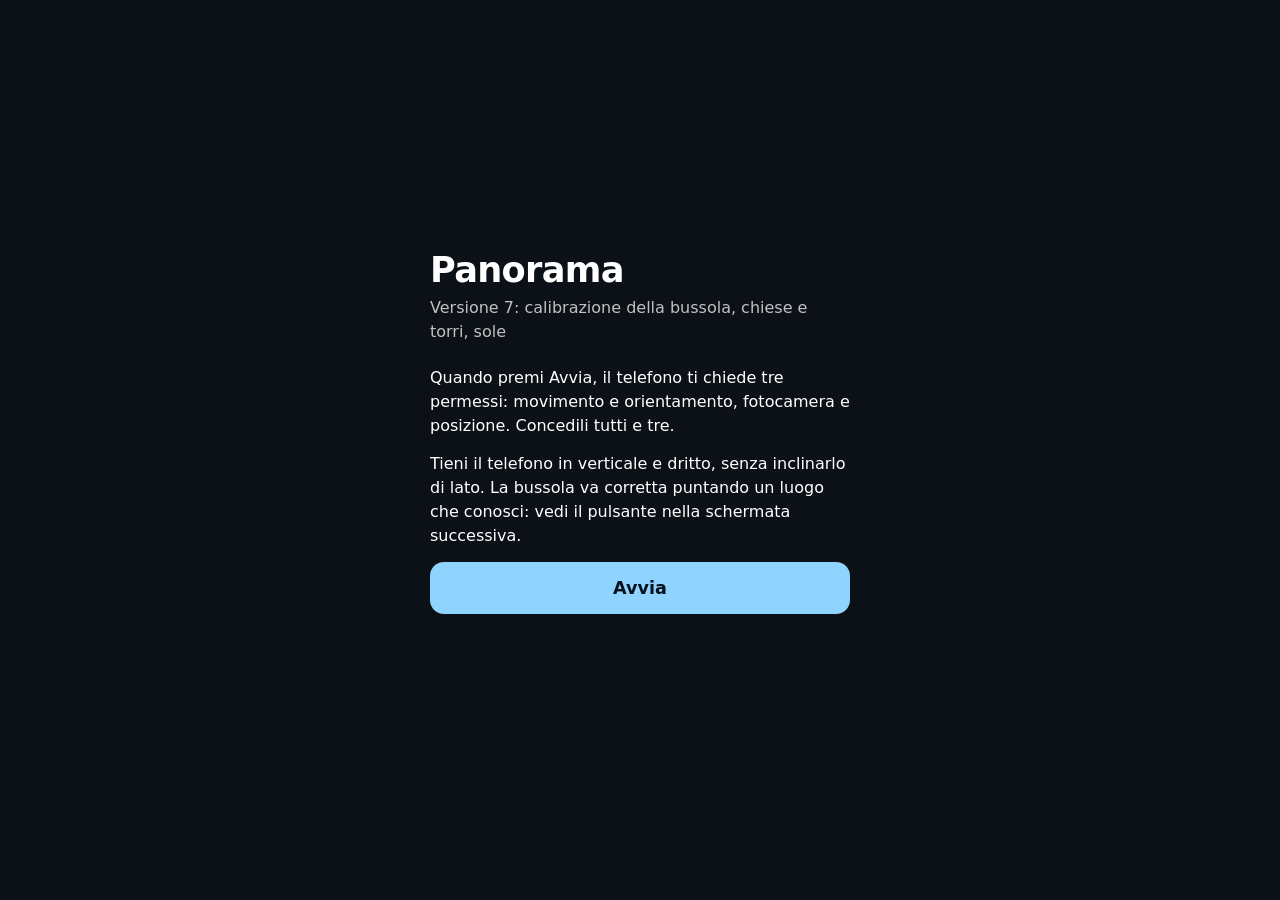
<file: index.html>
<!DOCTYPE html>
<html lang="it">
<head>
<meta charset="utf-8">
<meta name="viewport" content="width=device-width, initial-scale=1, viewport-fit=cover">
<meta name="apple-mobile-web-app-capable" content="yes">
<meta name="mobile-web-app-capable" content="yes">
<meta name="apple-mobile-web-app-status-bar-style" content="black-translucent">
<meta name="apple-mobile-web-app-title" content="Panorama">
<meta name="theme-color" content="#000000">
<title>Panorama – versione 7</title>
<style>
:root {
  --ink: #ffffff;
  --soft: rgba(255, 255, 255, 0.74);
  --glass: rgba(10, 14, 20, 0.62);
  --accent: #8fd3ff;
  --sun: #ffd166;
  box-sizing: border-box;
}
*, *::before, *::after { box-sizing: inherit; }
[hidden] { display: none !important; }
html, body {
  height: 100%;
  margin: 0;
  background: #000;
  color: var(--ink);
  font-family: ui-rounded, "SF Pro Rounded", system-ui, -apple-system, "Segoe UI", Roboto, sans-serif;
  overflow: hidden;
  -webkit-text-size-adjust: 100%;
}
#video {
  position: fixed;
  inset: 0;
  width: 100%;
  height: 100%;
  object-fit: cover;
  background: #000;
}

/* Schermata iniziale */
#start {
  position: fixed;
  inset: 0;
  display: flex;
  align-items: center;
  justify-content: center;
  padding: calc(24px + env(safe-area-inset-top, 0px)) 24px calc(24px + env(safe-area-inset-bottom, 0px));
  background: #0c1117;
}
.box { width: 100%; max-width: 420px; }
.box h1 { font-size: 2.2rem; margin: 0 0 6px; font-weight: 700; letter-spacing: -0.02em; }
.box .sub { margin: 0 0 22px; color: var(--soft); }
.box p { line-height: 1.5; margin: 0 0 14px; }
#go {
  width: 100%;
  padding: 16px;
  font: inherit;
  font-size: 1.1rem;
  font-weight: 600;
  color: #06121c;
  background: var(--accent);
  border: 0;
  border-radius: 14px;
}
#go:disabled { opacity: 0.5; }
#go:focus-visible { outline: 3px solid #fff; outline-offset: 3px; }
#msg { color: #ffb4a8; margin: 14px 0 0; min-height: 1.5em; }

/* Schermata con fotocamera */
#hud { position: fixed; inset: 0; pointer-events: none; }
#labels { position: absolute; inset: 0; overflow: hidden; }
.top {
  position: absolute;
  top: 0; left: 0; right: 0;
  padding: calc(10px + env(safe-area-inset-top, 0px)) 16px 8px;
  text-align: center;
  text-shadow: 0 1px 8px rgba(0, 0, 0, 0.7);
}
.deg {
  font-size: 3rem;
  font-weight: 700;
  line-height: 1;
  letter-spacing: -0.03em;
  font-variant-numeric: tabular-nums;
}
.card { font-size: 1.2rem; font-weight: 600; color: var(--accent); }
.cross {
  position: absolute;
  top: 50%; left: 50%;
  width: 44px; height: 44px;
  margin: -22px 0 0 -22px;
  border: 2px solid var(--accent);
  border-radius: 50%;
  box-shadow: 0 0 0 1px rgba(0, 0, 0, 0.35);
}
.cross::after {
  content: "";
  position: absolute;
  top: 50%; left: 50%;
  width: 6px; height: 6px;
  margin: -3px 0 0 -3px;
  background: var(--accent);
  border-radius: 50%;
}

/* Etichette dei luoghi */
.pill {
  position: absolute;
  height: 40px;
  max-width: 200px;
  padding: 0 10px;
  display: none;
  flex-direction: column;
  justify-content: center;
  border-radius: 10px;
  background: var(--glass);
  -webkit-backdrop-filter: blur(6px);
  backdrop-filter: blur(6px);
  white-space: nowrap;
}
.pill.land { border-left: 4px solid #c8a2ff; }
.pill.peak { border-left: 4px solid #8be28b; }
.pill b { font-size: 0.92rem; font-weight: 600; line-height: 1.2; overflow: hidden; text-overflow: ellipsis; }
.pill i { font-style: normal; font-size: 0.76rem; line-height: 1.2; color: var(--soft); }
.pill.sel { background: var(--accent); color: #06121c; }
.pill.sel i { color: rgba(6, 18, 28, 0.78); }
.pin {
  position: absolute;
  display: none;
  width: 1px;
  background: rgba(255, 255, 255, 0.7);
}
.pin::after {
  content: "";
  position: absolute;
  bottom: -3px; left: -3px;
  width: 7px; height: 7px;
  border-radius: 50%;
  background: var(--accent);
}

/* Marcatore del sole */
#sunMark {
  position: absolute;
  display: none;
  width: 34px; height: 34px;
  margin: -17px 0 0 -17px;
  border: 3px solid var(--sun);
  border-radius: 50%;
  box-shadow: 0 0 14px rgba(255, 209, 102, 0.7);
}
#sunMark span {
  position: absolute;
  top: 38px; left: 50%;
  transform: translateX(-50%);
  font-size: 0.78rem;
  font-weight: 600;
  color: var(--sun);
  text-shadow: 0 1px 4px rgba(0, 0, 0, 0.8);
}

/* Avvisi */
#toast {
  position: absolute;
  left: 16px; right: 16px;
  top: calc(104px + env(safe-area-inset-top, 0px));
  display: flex;
  align-items: center;
  justify-content: center;
  gap: 12px;
  padding: 10px 14px;
  font-size: 0.92rem;
  line-height: 1.35;
  text-align: center;
  background: var(--glass);
  -webkit-backdrop-filter: blur(10px);
  backdrop-filter: blur(10px);
  border-radius: 12px;
  pointer-events: auto;
}
#toast button {
  flex: none;
  padding: 6px 10px;
  font: inherit;
  font-weight: 600;
  color: #06121c;
  background: var(--accent);
  border: 0;
  border-radius: 8px;
}

/* Pannello in basso */
.panel {
  position: absolute;
  left: 12px; right: 12px;
  bottom: calc(12px + env(safe-area-inset-bottom, 0px));
  max-height: 70vh;
  overflow-y: auto;
  padding: 12px 16px 6px;
  pointer-events: auto;
  background: var(--glass);
  -webkit-backdrop-filter: blur(14px);
  backdrop-filter: blur(14px);
  border-radius: 16px;
}
#aimName { display: block; font-size: 1.35rem; font-weight: 700; line-height: 1.2; }
#aimInfo { display: block; margin-top: 2px; font-size: 0.92rem; color: var(--soft); }
#here { margin-top: 4px; font-size: 0.88rem; color: var(--soft); }
.actions { display: flex; flex-wrap: wrap; gap: 8px; margin: 10px 0 2px; }
.btn {
  padding: 10px 14px;
  font: inherit;
  font-size: 0.92rem;
  font-weight: 600;
  color: #06121c;
  background: var(--accent);
  border: 0;
  border-radius: 12px;
}
.btn.sun { background: var(--sun); }
.foot { margin-top: 8px; font-size: 0.8rem; color: var(--soft); font-variant-numeric: tabular-nums; }
#gear {
  margin: 4px 0 0 -2px;
  padding: 8px 2px;
  font: inherit;
  font-size: 0.92rem;
  color: var(--accent);
  background: none;
  border: 0;
}
#settings { padding-bottom: 8px; }
.row { display: flex; align-items: center; justify-content: space-between; gap: 10px; padding: 6px 0; font-size: 0.95rem; }
.row button {
  min-width: 44px;
  height: 36px;
  padding: 0 10px;
  font: inherit;
  color: #fff;
  background: rgba(255, 255, 255, 0.16);
  border: 0;
  border-radius: 10px;
}
.row button.on { background: var(--accent); color: #06121c; font-weight: 600; }
.row .grp { display: flex; align-items: center; gap: 6px; }
.row .grp b { display: inline-block; min-width: 52px; text-align: center; font-variant-numeric: tabular-nums; }
.hint { margin: 6px 0 0; font-size: 0.78rem; line-height: 1.4; color: var(--soft); }
</style>
</head>
<body>

<video id="video" playsinline muted autoplay></video>

<section id="start">
  <div class="box">
    <h1>Panorama</h1>
    <p class="sub">Versione 7: calibrazione della bussola, chiese e torri, sole</p>
    <p>Quando premi Avvia, il telefono ti chiede tre permessi: movimento e orientamento, fotocamera e posizione. Concedili tutti e tre.</p>
    <p>Tieni il telefono in verticale e dritto, senza inclinarlo di lato. La bussola va corretta puntando un luogo che conosci: vedi il pulsante nella schermata successiva.</p>
    <button id="go" type="button">Avvia</button>
    <p id="msg" role="alert"></p>
  </div>
</section>

<main id="hud" hidden>
  <div id="labels"></div>
  <div id="sunMark"><span>Sole</span></div>
  <div class="top">
    <div class="deg" id="deg">–</div>
    <div class="card" id="card">&nbsp;</div>
  </div>
  <div class="cross" aria-hidden="true"></div>
  <div id="toast" hidden><span id="toastText"></span><button id="toastBtn" type="button" hidden>Annulla</button></div>
  <div class="panel">
    <b id="aimName">Punta verso un paese</b>
    <span id="aimInfo">In attesa del GPS…</span>
    <div id="here"></div>
    <div class="actions">
      <button class="btn" id="calib" type="button" hidden>Calibra su questo luogo</button>
      <button class="btn sun" id="sunBtn" type="button" hidden>Sole rilevato</button>
    </div>
    <div class="foot" id="foot"></div>
    <button id="gear" type="button">Impostazioni</button>
    <div id="settings" hidden>
      <div class="row">
        <span>Raggio di ricerca</span>
        <span class="grp" id="segR">
          <button type="button" data-r="10000">10 km</button>
          <button type="button" data-r="25000">25 km</button>
          <button type="button" data-r="50000">50 km</button>
        </span>
      </div>
      <div class="row">
        <span>Campo visivo</span>
        <span class="grp">
          <button type="button" data-k="fov" data-d="-2" aria-label="Riduci il campo visivo">−</button>
          <b id="vFov">65°</b>
          <button type="button" data-k="fov" data-d="2" aria-label="Aumenta il campo visivo">+</button>
        </span>
      </div>
      <div class="row">
        <span>Taratura bussola</span>
        <span class="grp">
          <button type="button" data-k="off" data-d="-1" aria-label="Riduci la taratura">−</button>
          <b id="vOff">0°</b>
          <button type="button" data-k="off" data-d="1" aria-label="Aumenta la taratura">+</button>
        </span>
      </div>
      <div class="row">
        <span>Azzera taratura e inclinazione</span>
        <span class="grp"><button type="button" data-k="zero">Azzera</button></span>
      </div>
      <div class="row">
        <span>Calibra camminando</span>
        <span class="grp"><button type="button" data-k="walk">Avvia</button></span>
      </div>
      <div class="row">
        <span>Chiese, torri, castelli</span>
        <span class="grp"><button type="button" data-k="land" id="landBtn">No</button></span>
      </div>
      <div class="row">
        <span>Schermo nero?</span>
        <span class="grp"><button type="button" data-k="cam">Riavvia fotocamera</button></span>
      </div>
      <p class="hint" id="declInfo"></p>
      <p class="hint"><b>Come calibrare la bussola.</b> Punta la croce al centro su un luogo che vedi bene, meglio un campanile, una torre o una vetta, poi premi “Calibra su questo luogo”. Con il sole visibile, inquadralo e premi “Sole rilevato”. Camminando, usa “Calibra camminando” e tieni il telefono puntato avanti.</p>
      <p class="hint">Se le etichette scorrono più in fretta del paesaggio, aumenta il campo visivo; se scorrono più lentamente, diminuiscilo.</p>
      <p class="hint">Dati dei luoghi: GeoNames (CC BY 4.0), ISTAT (CC BY 3.0 IT) e © OpenStreetMap contributors</p>
    </div>
  </div>
</main>

<script>
(function () {
  'use strict';

  const $ = (id) => document.getElementById(id);
  const RAD = Math.PI / 180;
  const EARTH = 6371000;
  const DIRS = ['N', 'NE', 'E', 'SE', 'S', 'SO', 'O', 'NO'];
  const TYPE_LABEL = { city: 'città', town: 'cittadina', village: 'paese', hamlet: 'frazione', peak: 'vetta', church: 'chiesa', tower: 'torre', castle: 'castello' };
  const TYPE_WEIGHT = { city: 4, town: 3, peak: 2.5, village: 2, hamlet: 1, church: 1.5, tower: 1.7, castle: 1.8 };
  const LAND_TYPES = { church: 1, tower: 1, castle: 1 };
  const ENDPOINTS = [
    'https://overpass-api.de/api/interpreter',
    'https://overpass.private.coffee/api/interpreter',
    'https://overpass.kumi.systems/api/interpreter',
    'https://overpass.openstreetmap.fr/api/interpreter'
  ];
  const MAX_LABELS = 14;
  const LABEL_H = 40;

  /* Declinazione magnetica: modello WMM2025 (epoca 2026,85), griglia di 5° in decimi di grado.
     Righe da -70° a +75° di latitudine, colonne da -180° a +180° di longitudine. */
  const DECL = { step: 5, la0: -70, lo0: -180, rows: [[859,816,779,745,713,685,658,632,607,583,559,535,510,485,459,432,404,375,345,315,284,253,222,191,160,130,100,71,42,13,-16,-45,-75,-107,-139,-173,-209,-246,-284,-324,-364,-405,-447,-489,-531,-572,-614,-655,-696,-737,-777,-818,-860,-902,-946,-991,-1040,-1093,-1152,-1220,-1300,-1399,-1524,-1680,1736,1544,1371,1231,1121,1035,965,908,859],[642,621,602,584,567,550,535,520,506,491,476,461,444,426,406,385,361,336,309,280,250,220,189,158,128,99,71,44,18,-7,-31,-56,-82,-110,-139,-170,-204,-239,-277,-316,-356,-396,-437,-477,-517,-556,-594,-631,-667,-701,-734,-767,-798,-829,-859,-890,-920,-952,-986,-1023,-1070,-1136,-1265,-1716,1126,916,832,782,745,715,688,664,642],[489,482,474,465,456,448,439,431,424,416,408,399,390,378,364,347,328,305,280,252,222,191,159,126,95,66,38,12,-11,-33,-54,-74,-95,-118,-144,-172,-203,-237,-274,-312,-352,-392,-432,-471,-508,-544,-578,-609,-638,-665,-690,-711,-730,-746,-758,-766,-767,-760,-740,-698,-615,-452,-173,121,306,402,453,479,493,498,498,495,489],[388,387,384,381,376,371,367,362,359,355,352,348,343,336,327,315,299,279,255,228,197,164,129,95,61,29,0,-25,-47,-66,-82,-98,-114,-132,-153,-177,-205,-238,-273,-311,-350,-389,-428,-465,-499,-531,-560,-586,-607,-625,-639,-649,-653,-652,-643,-625,-594,-548,-482,-389,-272,-138,-7,106,193,258,304,336,358,373,382,387,388],[319,321,321,319,317,314,311,308,306,304,303,302,300,297,292,284,271,254,232,205,173,137,100,61,24,-11,-41,-67,-88,-104,-118,-129,-139,-151,-166,-185,-209,-238,-272,-309,-347,-385,-422,-456,-487,-514,-537,-556,-570,-578,-581,-578,-568,-549,-521,-483,-432,-369,-294,-212,-127,-45,30,95,149,194,230,258,280,296,307,315,319],[269,272,273,273,271,269,267,265,263,262,262,261,261,260,258,252,243,228,207,180,147,109,68,26,-14,-52,-84,-110,-130,-145,-156,-163,-169,-175,-184,-196,-214,-238,-268,-303,-339,-375,-409,-440,-466,-489,-506,-517,-522,-521,-514,-499,-476,-445,-405,-356,-301,-240,-178,-118,-60,-7,41,84,123,156,185,209,228,244,255,263,269],[230,233,235,235,235,234,232,230,228,227,226,225,226,225,224,220,213,200,180,154,120,80,36,-9,-52,-91,-124,-150,-169,-183,-191,-196,-199,-201,-203,-208,-218,-235,-259,-288,-321,-353,-384,-411,-433,-450,-460,-465,-463,-453,-437,-413,-383,-345,-301,-253,-203,-154,-107,-64,-25,11,44,75,103,129,153,173,191,205,216,224,230],[198,202,204,205,205,204,203,201,199,197,195,194,194,193,192,189,183,171,152,126,91,50,4,-43,-87,-126,-158,-183,-201,-212,-220,-224,-225,-223,-220,-217,-217,-224,-238,-260,-286,-314,-340,-363,-381,-394,-400,-399,-392,-377,-356,-328,-295,-258,-217,-174,-133,-95,-61,-32,-5,19,42,65,88,109,129,146,162,175,185,193,198],[173,176,178,179,179,179,178,176,174,172,170,168,166,165,164,161,155,144,125,98,63,21,-25,-72,-116,-154,-184,-207,-222,-232,-238,-241,-240,-235,-226,-216,-205,-200,-203,-214,-232,-253,-276,-296,-312,-323,-327,-325,-315,-299,-277,-251,-220,-186,-151,-116,-84,-55,-32,-12,6,22,39,57,75,93,110,125,140,151,161,168,173],[152,154,156,157,157,157,157,156,154,151,148,146,143,141,140,137,130,119,100,73,37,-5,-51,-97,-139,-175,-202,-222,-234,-242,-245,-245,-240,-231,-217,-199,-180,-164,-155,-155,-163,-178,-197,-216,-232,-244,-250,-249,-241,-227,-209,-186,-160,-132,-103,-75,-49,-28,-12,0,11,22,34,49,64,79,95,109,122,133,142,148,152],[135,137,138,138,139,139,138,138,136,133,130,127,124,122,120,116,110,98,79,51,15,-27,-72,-116,-155,-188,-212,-228,-238,-241,-240,-236,-226,-212,-193,-170,-146,-124,-107,-98,-99,-107,-122,-139,-157,-171,-179,-181,-177,-167,-153,-135,-115,-92,-69,-46,-26,-11,0,7,13,20,29,41,54,69,83,96,108,118,126,132,135],[122,123,123,123,123,123,123,122,121,118,115,112,109,107,104,100,93,80,60,32,-4,-45,-88,-129,-165,-194,-215,-228,-233,-232,-226,-216,-201,-183,-160,-136,-111,-87,-68,-55,-50,-53,-63,-78,-95,-110,-121,-126,-125,-120,-110,-98,-82,-65,-46,-28,-12,-1,6,9,12,16,23,33,46,59,73,86,97,107,114,120,122],[112,113,112,111,110,110,110,109,108,106,103,100,97,95,92,88,80,66,45,16,-19,-59,-99,-137,-170,-196,-213,-222,-223,-217,-206,-190,-171,-150,-127,-103,-80,-59,-41,-27,-18,-17,-23,-35,-50,-65,-77,-84,-86,-84,-79,-70,-59,-46,-31,-16,-4,4,8,9,9,11,17,26,38,51,64,77,88,98,105,110,112],[105,105,103,102,101,100,100,100,99,97,94,91,89,86,83,78,69,54,32,4,-31,-69,-106,-141,-171,-193,-207,-212,-209,-199,-183,-164,-142,-120,-97,-76,-56,-38,-22,-9,1,5,2,-7,-20,-34,-46,-54,-57,-58,-55,-50,-43,-33,-21,-10,0,5,7,6,4,5,9,18,30,43,56,69,81,91,98,103,105],[100,99,97,95,94,93,93,93,93,91,89,86,83,80,76,70,60,44,22,-7,-41,-76,-111,-143,-169,-188,-198,-199,-193,-179,-161,-139,-117,-94,-73,-55,-38,-23,-9,3,13,18,17,10,-1,-13,-24,-32,-36,-38,-38,-35,-31,-24,-16,-7,0,4,3,1,-2,-3,1,9,21,34,48,61,74,84,93,98,100],[96,96,94,92,90,89,90,90,90,89,87,84,81,77,72,65,53,36,12,-16,-49,-82,-115,-143,-166,-181,-188,-186,-177,-161,-141,-119,-96,-74,-55,-38,-24,-11,0,11,20,25,26,21,12,2,-8,-16,-21,-24,-25,-24,-22,-18,-12,-6,-2,0,-2,-6,-10,-11,-8,0,11,24,38,52,65,77,87,93,96],[91,92,91,90,89,88,89,90,91,90,88,85,81,77,71,61,48,29,4,-24,-56,-88,-117,-143,-162,-173,-177,-172,-161,-144,-124,-102,-80,-59,-41,-25,-13,-2,7,17,25,31,32,29,21,12,3,-4,-9,-12,-14,-15,-15,-13,-10,-6,-4,-5,-8,-13,-18,-20,-18,-11,-1,13,27,42,56,69,80,87,91],[86,89,90,89,89,90,92,93,95,94,93,90,85,79,71,60,44,23,-2,-32,-62,-92,-120,-142,-157,-165,-166,-159,-147,-130,-110,-89,-67,-47,-30,-16,-5,5,13,22,29,34,36,34,28,20,12,5,0,-3,-5,-7,-8,-8,-8,-7,-7,-10,-15,-21,-27,-31,-29,-24,-14,-1,13,29,44,58,71,80,86],[80,85,88,89,91,93,96,99,101,101,100,97,92,84,74,60,42,19,-8,-38,-69,-97,-122,-141,-153,-158,-156,-148,-134,-118,-99,-78,-58,-39,-22,-9,2,11,19,26,33,38,40,38,33,27,19,14,9,6,3,0,-2,-4,-5,-7,-10,-15,-22,-30,-37,-42,-42,-37,-28,-16,-2,14,30,46,60,71,80],[71,80,85,90,93,98,102,106,109,110,109,106,100,91,79,63,42,16,-13,-44,-74,-102,-125,-141,-150,-152,-148,-138,-125,-108,-90,-71,-52,-33,-17,-3,8,16,23,30,36,41,43,42,39,33,27,22,18,15,12,8,5,1,-2,-7,-13,-20,-30,-40,-48,-54,-56,-52,-44,-33,-18,-3,14,31,47,60,71],[61,72,82,89,96,103,109,114,118,120,119,116,109,99,85,66,43,15,-16,-49,-80,-107,-128,-142,-149,-149,-143,-133,-119,-102,-85,-66,-47,-29,-13,1,12,21,28,34,40,45,47,48,45,41,37,33,29,26,22,18,13,8,1,-6,-15,-26,-38,-50,-60,-67,-70,-67,-60,-49,-36,-20,-3,15,32,48,61],[50,64,77,88,98,108,116,123,128,130,130,126,119,107,91,71,45,14,-19,-53,-85,-112,-132,-145,-150,-149,-142,-131,-116,-100,-83,-64,-46,-28,-11,3,15,24,32,39,45,49,53,54,54,51,49,46,42,39,35,30,23,15,6,-5,-18,-31,-46,-60,-72,-81,-84,-83,-77,-66,-53,-37,-19,-1,17,34,50],[39,56,72,86,100,112,122,131,137,140,140,136,128,116,98,75,47,13,-23,-59,-92,-119,-139,-151,-155,-153,-145,-133,-118,-102,-84,-66,-47,-29,-12,3,16,27,35,43,50,55,60,63,65,65,64,62,60,56,51,44,35,24,12,-3,-20,-37,-55,-72,-85,-95,-99,-98,-92,-82,-69,-53,-35,-17,2,21,39],[29,48,67,84,101,115,128,138,146,150,151,147,139,125,105,80,48,12,-27,-65,-100,-128,-148,-160,-164,-161,-152,-140,-125,-108,-90,-71,-51,-33,-15,1,16,28,38,48,56,63,70,75,79,82,83,83,81,78,71,63,51,36,19,-1,-22,-44,-65,-84,-99,-109,-114,-113,-107,-97,-84,-68,-50,-30,-11,9,29],[20,42,62,82,101,118,133,145,154,160,161,158,149,134,113,84,49,9,-34,-75,-112,-141,-162,-173,-177,-174,-165,-152,-137,-119,-100,-80,-60,-40,-21,-3,14,28,41,53,64,74,83,91,98,104,108,109,108,104,97,85,70,51,29,4,-23,-50,-75,-96,-113,-124,-129,-128,-122,-111,-97,-81,-62,-43,-22,-1,20],[13,36,58,80,100,120,137,151,162,169,172,169,160,144,120,88,49,4,-44,-90,-129,-160,-181,-193,-196,-193,-183,-170,-154,-135,-114,-93,-72,-50,-29,-9,10,28,44,59,74,88,100,112,122,131,137,141,141,137,129,115,96,71,43,11,-23,-55,-84,-109,-127,-138,-143,-142,-135,-124,-110,-93,-74,-53,-32,-10,13],[6,30,53,77,99,120,139,155,168,177,181,180,171,154,127,91,45,-7,-61,-112,-154,-187,-208,-220,-222,-218,-208,-193,-175,-155,-133,-110,-87,-63,-39,-16,6,27,48,68,86,104,121,137,152,164,173,179,181,178,169,153,130,100,64,24,-18,-57,-92,-120,-141,-153,-158,-156,-149,-137,-122,-105,-85,-64,-41,-18,6],[-3,22,47,72,96,118,139,157,172,183,188,187,178,159,129,87,33,-28,-89,-146,-191,-225,-245,-255,-256,-249,-237,-221,-201,-179,-155,-129,-103,-77,-50,-23,3,28,53,78,102,125,146,167,185,202,215,225,229,228,220,204,178,143,99,49,-4,-53,-96,-130,-154,-168,-173,-171,-164,-152,-136,-118,-97,-75,-52,-28,-3],[-15,11,37,63,88,112,133,153,169,180,186,185,174,152,116,65,2,-69,-139,-199,-244,-275,-292,-298,-295,-285,-270,-250,-228,-202,-176,-147,-118,-88,-58,-28,2,32,62,91,120,148,175,200,223,245,263,277,287,291,287,273,249,211,160,98,31,-34,-91,-134,-164,-182,-190,-189,-182,-170,-154,-135,-113,-90,-66,-41,-15],[-35,-9,18,44,69,93,115,134,149,159,162,157,140,110,63,0,-75,-152,-222,-277,-314,-336,-345,-344,-335,-320,-300,-276,-250,-222,-191,-160,-127,-94,-60,-26,8,42,76,109,143,175,207,237,266,293,317,339,356,368,373,369,353,322,272,203,117,26,-56,-121,-167,-195,-208,-211,-206,-194,-178,-159,-137,-113,-88,-62,-35]] };

  function declAt(lat, lon) {
    const G = DECL;
    const la = Math.min(G.la0 + (G.rows.length - 1) * G.step, Math.max(G.la0, lat));
    let lo = ((lon + 180) % 360 + 360) % 360 - 180;
    const fy = (la - G.la0) / G.step, fx = (lo - G.lo0) / G.step;
    const y = Math.min(G.rows.length - 2, Math.max(0, Math.floor(fy)));
    const x = Math.min(G.rows[0].length - 2, Math.max(0, Math.floor(fx)));
    const ty = fy - y, tx = fx - x;
    const a = G.rows[y][x], b = G.rows[y][x + 1], c = G.rows[y + 1][x], d = G.rows[y + 1][x + 1];
    return ((a * (1 - tx) + b * tx) * (1 - ty) + (c * (1 - tx) + d * tx) * ty) / 10;
  }

  /* Posizione del sole (formule astronomiche standard): azimut da nord in senso orario, altezza sull'orizzonte */
  function sunPos(date, lat, lon) {
    const d = date.valueOf() / 86400000 - 0.5 + 2440588 - 2451545;
    const M = RAD * (357.5291 + 0.98560028 * d);
    const C = RAD * (1.9148 * Math.sin(M) + 0.02 * Math.sin(2 * M) + 0.0003 * Math.sin(3 * M));
    const L = M + C + RAD * 102.9372 + Math.PI;
    const e = RAD * 23.4397;
    const dec = Math.asin(Math.sin(L) * Math.sin(e));
    const ra = Math.atan2(Math.sin(L) * Math.cos(e), Math.cos(L));
    const phi = lat * RAD;
    const H = RAD * (280.16 + 360.9856235 * d) + lon * RAD - ra;
    const az = Math.atan2(Math.sin(H), Math.cos(H) * Math.sin(phi) - Math.tan(dec) * Math.cos(phi));
    const alt = Math.asin(Math.sin(phi) * Math.sin(dec) + Math.cos(phi) * Math.cos(dec) * Math.cos(H));
    return { az: (az / RAD + 180 + 360) % 360, alt: alt / RAD };
  }

  /* Cerca nell'immagine il disco chiaro e compatto del sole. Restituisce il centro in pixel o null. */
  function findSun(d, w, h) {
    const n = w * h;
    const mask = new Uint8Array(n);
    let bright = 0;
    for (let i = 0; i < n; i++) {
      const r = d[i * 4], g = d[i * 4 + 1], b = d[i * 4 + 2];
      if (Math.min(r, g, b) >= 235 && Math.max(r, g, b) >= 250) { mask[i] = 1; bright++; }
    }
    if (bright === 0 || bright > n * 0.08) return null; // cielo coperto o muro bianco: nessun sole riconoscibile
    const seen = new Uint8Array(n);
    const stack = [];
    let best = null;
    for (let s = 0; s < n; s++) {
      if (!mask[s] || seen[s]) continue;
      stack.length = 0; stack.push(s); seen[s] = 1;
      let area = 0, sx = 0, sy = 0, x0 = w, x1 = 0, y0 = h, y1 = 0;
      while (stack.length) {
        const p = stack.pop();
        const x = p % w, y = (p / w) | 0;
        area++; sx += x; sy += y;
        if (x < x0) x0 = x; if (x > x1) x1 = x;
        if (y < y0) y0 = y; if (y > y1) y1 = y;
        if (x > 0 && mask[p - 1] && !seen[p - 1]) { seen[p - 1] = 1; stack.push(p - 1); }
        if (x < w - 1 && mask[p + 1] && !seen[p + 1]) { seen[p + 1] = 1; stack.push(p + 1); }
        if (y > 0 && mask[p - w] && !seen[p - w]) { seen[p - w] = 1; stack.push(p - w); }
        if (y < h - 1 && mask[p + w] && !seen[p + w]) { seen[p + w] = 1; stack.push(p + w); }
      }
      const bw = x1 - x0 + 1, bh = y1 - y0 + 1;
      const fill = area / (bw * bh), ratio = bw / bh;
      if (area >= 4 && area <= n * 0.04 && fill >= 0.5 && ratio >= 0.5 && ratio <= 2) {
        if (!best || area > best.area) best = { x: sx / area + 0.5, y: sy / area + 0.5, area: area };
      }
    }
    return best;
  }

  const S = {
    heading: null, compAcc: null, pitch: null,
    lat: null, lon: null, gpsAcc: null, alt: null, gpsMsg: null,
    fov: 65, off: 0, pitchOff: 0, radius: 25000, land: false, declAuto: 3
  };
  let staticItems = [];   // archivio interno (places-it.json)
  let onlineItems = [];   // vette e frazioni da OpenStreetMap
  let landItems = [];     // chiese, torri e castelli da OpenStreetMap
  let items = [];         // elenco unito, solo i luoghi entro il raggio scelto
  let builtFor = null;
  let lastFetch = null, lastFetchLand = null;
  let loading = false, loadingLand = false;
  let retryAt = 0, retryLandAt = 0;
  let statusMsg = 'In attesa del GPS…';
  let netNote = '', landNote = '';
  let here = '';
  let sunCand = null;
  let toastTimer = null, undoState = null;
  const walk = { active: false, samples: [], until: 0 };
  const pool = {};
  const shownText = {};

  /* ---------- Impostazioni e memoria locale ---------- */
  function loadSettings() {
    try {
      const s = JSON.parse(localStorage.getItem('pano.settings') || '{}');
      if (typeof s.fov === 'number') S.fov = s.fov;
      if (typeof s.off === 'number') S.off = s.off;
      if (typeof s.pitchOff === 'number') S.pitchOff = s.pitchOff;
      if (s.land === true) S.land = true;
      if (s.radius === 10000 || s.radius === 25000 || s.radius === 50000) S.radius = s.radius;
    } catch (e) { /* si usano i valori di partenza */ }
  }
  function saveSettings() {
    try { localStorage.setItem('pano.settings', JSON.stringify({ fov: S.fov, off: S.off, pitchOff: S.pitchOff, radius: S.radius, land: S.land })); } catch (e) {}
  }
  function loadCache() {
    try {
      const c = JSON.parse(localStorage.getItem('pano.cache') || 'null');
      if (c && c.radius === S.radius && Array.isArray(c.items) && Date.now() - c.time < 14 * 86400000) {
        onlineItems = c.items;
        lastFetch = { lat: c.lat, lon: c.lon, radius: c.radius };
      }
      const l = JSON.parse(localStorage.getItem('pano.cacheLand') || 'null');
      if (l && Array.isArray(l.items) && Date.now() - l.time < 14 * 86400000) {
        landItems = l.items;
        lastFetchLand = { lat: l.lat, lon: l.lon, radius: l.radius };
      }
    } catch (e) {}
  }
  function saveCache() {
    try {
      localStorage.setItem('pano.cache', JSON.stringify({
        lat: lastFetch.lat, lon: lastFetch.lon, radius: lastFetch.radius, time: Date.now(), items: onlineItems
      }));
    } catch (e) {}
  }
  function saveCacheLand() {
    try {
      localStorage.setItem('pano.cacheLand', JSON.stringify({
        lat: lastFetchLand.lat, lon: lastFetchLand.lon, radius: lastFetchLand.radius, time: Date.now(), items: landItems
      }));
    } catch (e) {}
  }

  /* ---------- Geografia ---------- */
  function geo(lat1, lon1, lat2, lon2) {
    const p1 = lat1 * RAD, p2 = lat2 * RAD, dl = (lon2 - lon1) * RAD, dp = p2 - p1;
    const a = Math.sin(dp / 2) ** 2 + Math.cos(p1) * Math.cos(p2) * Math.sin(dl / 2) ** 2;
    const d = 2 * EARTH * Math.asin(Math.min(1, Math.sqrt(a)));
    const y = Math.sin(dl) * Math.cos(p2);
    const x = Math.cos(p1) * Math.sin(p2) - Math.sin(p1) * Math.cos(p2) * Math.cos(dl);
    return { d: d, b: (Math.atan2(y, x) / RAD + 360) % 360 };
  }

  function norm180(a) { return ((a + 540) % 360) - 180; }

  function fmtDist(m) {
    if (m < 1000) return (Math.round(m / 10) * 10) + ' m';
    return (m / 1000).toLocaleString('it-IT', { minimumFractionDigits: 1, maximumFractionDigits: 1 }) + ' km';
  }

  function fmtDeg(v) {
    return (v > 0 ? '+' : v < 0 ? '−' : '') + Math.abs(v).toLocaleString('it-IT', { minimumFractionDigits: 0, maximumFractionDigits: 1 }) + '°';
  }

  function recompute() {
    if (S.lat === null) return;
    let near = null;
    for (const it of items) {
      const g = geo(S.lat, S.lon, it.lat, it.lon);
      it.d = g.d;
      it.b = g.b;
      it.skip = g.d < 150;
      it.score = TYPE_WEIGHT[it.t] / Math.sqrt(Math.max(g.d, 300) / 1000);
      if (!LAND_TYPES[it.t] && it.t !== 'peak' && (!near || g.d < near.d)) near = it;
    }
    if (near && near.d <= 500) here = 'Sei a ' + near.n;
    else if (near && near.d <= 3000) here = 'Vicino a ' + near.n + ' (' + fmtDist(near.d) + ')';
    else here = '';
  }

  /* ---------- Archivio interno (GeoNames + ISTAT, Italia) ---------- */
  function typeFromPop(p, seat) {
    if (p >= 100000) return 'city';
    if (p >= 10000) return 'town';
    if (seat || p >= 250) return 'village';
    return 'hamlet';
  }

  function norm(s) {
    return s.toLowerCase().normalize('NFD').replace(/[̀-ͯ]/g, '').replace(/[^a-z0-9]/g, '');
  }

  async function loadStatic() {
    try {
      const arr = await fetchJSON('places-it.json', 20000);
      staticItems = arr.map((a, i) => ({ id: 's' + i, n: a[0], lat: a[1], lon: a[2], t: typeFromPop(a[3], a[4]), e: null }));
      builtFor = null;
      refreshItems();
    } catch (e) {
      netNote = 'Archivio interno non caricato: ' + describeError(e);
    }
  }

  // Unisce archivio interno e dati online, tenendo solo i luoghi entro il raggio scelto
  function rebuildItems() {
    if (S.lat === null) return;
    const r = S.radius;
    const dLat = r / 111000;
    const dLon = r / (111000 * Math.cos(S.lat * RAD));

    const online = [];
    const byName = {};
    for (const o of onlineItems) {
      if (geo(S.lat, S.lon, o.lat, o.lon).d > r) continue;
      online.push(o);
      (byName[norm(o.n)] = byName[norm(o.n)] || []).push(o);
    }

    const merged = online.slice();
    for (const s of staticItems) {
      if (Math.abs(s.lat - S.lat) > dLat || Math.abs(s.lon - S.lon) > dLon) continue;
      if (geo(S.lat, S.lon, s.lat, s.lon).d > r) continue;
      const twins = byName[norm(s.n)];
      if (twins && twins.some((o) => geo(o.lat, o.lon, s.lat, s.lon).d < 3000)) continue;
      merged.push(s);
    }
    if (S.land) {
      const rl = Math.min(r, 10000);
      for (const l of landItems) {
        if (geo(S.lat, S.lon, l.lat, l.lon).d <= rl) merged.push(l);
      }
    }

    items = merged;
    builtFor = { lat: S.lat, lon: S.lon, radius: r, land: S.land };
    clearPool();
    recompute();
    statusMsg = items.length
      ? items.length + ' luoghi entro ' + (r / 1000) + ' km. Punta verso un paese.'
      : 'Nessun luogo trovato in questa zona (l’archivio interno copre solo l’Italia).';
  }

  function refreshItems() {
    if (S.lat === null) return;
    const moved = builtFor ? geo(builtFor.lat, builtFor.lon, S.lat, S.lon).d : Infinity;
    if (!builtFor || moved > 1000 || builtFor.radius !== S.radius || builtFor.land !== S.land) rebuildItems();
    else recompute();
  }

  /* ---------- Dati online (OpenStreetMap) ---------- */
  function convertPlaces(els) {
    const out = [];
    for (const el of els) {
      const tg = el.tags || {};
      if (typeof el.lat !== 'number') continue;
      const t = tg.natural === 'peak' ? 'peak' : tg.place;
      const name = tg['name:it'] || tg.name;
      if (!TYPE_WEIGHT[t] || LAND_TYPES[t] || !name) continue;
      const e = parseFloat(tg.ele);
      out.push({ id: el.id, n: name, t: t, lat: el.lat, lon: el.lon, e: isNaN(e) ? null : e });
    }
    return out;
  }

  function convertLand(els) {
    const out = [];
    for (const el of els) {
      const tg = el.tags || {};
      const lat = typeof el.lat === 'number' ? el.lat : (el.center && el.center.lat);
      const lon = typeof el.lon === 'number' ? el.lon : (el.center && el.center.lon);
      if (typeof lat !== 'number' || typeof lon !== 'number') continue;
      let t = null;
      if (tg['tower:type'] === 'bell_tower' || /^(church|cathedral)$/.test(tg.building || '')) t = 'church';
      else if (tg.historic === 'castle') t = 'castle';
      else if (tg.man_made === 'tower' || tg.historic === 'tower' || tg.historic === 'city_gate') t = 'tower';
      if (!t) continue;
      const name = tg['name:it'] || tg.name || (t === 'church' ? 'Campanile' : t === 'castle' ? 'Castello' : 'Torre');
      const e = parseFloat(tg.ele);
      out.push({ id: 'l' + el.type + el.id, n: name, t: t, lat: lat, lon: lon, e: isNaN(e) ? null : e });
    }
    return out;
  }

  function shortHost(url) { return url.replace(/^https:\/\//, '').split('/')[0]; }
  function describeError(e) { return (e && e.name === 'AbortError') ? 'tempo scaduto' : ((e && e.message) || 'errore'); }

  async function fetchJSON(url, ms) {
    const ctl = new AbortController();
    const timer = setTimeout(() => ctl.abort(), ms);
    try {
      const res = await fetch(url, { signal: ctl.signal });
      if (!res.ok) throw new Error('HTTP ' + res.status);
      return await res.json();
    } finally {
      clearTimeout(timer);
    }
  }

  async function overpass(q) {
    const errors = [];
    for (const url of ENDPOINTS) {
      try {
        const json = await fetchJSON(url + '?data=' + encodeURIComponent(q), 20000);
        if (!json.elements || (json.elements.length === 0 && json.remark)) throw new Error('risposta incompleta');
        return json.elements;
      } catch (e) {
        errors.push(shortHost(url) + ': ' + describeError(e));
      }
    }
    throw new Error(errors.join(' | '));
  }

  function clearPool() {
    for (const id in pool) {
      pool[id].pill.remove();
      pool[id].pin.remove();
      delete pool[id];
    }
  }

  function maybeFetch() {
    if (S.lat === null || loading || Date.now() < retryAt) return;
    const moved = lastFetch ? geo(lastFetch.lat, lastFetch.lon, S.lat, S.lon).d : Infinity;
    if (lastFetch && lastFetch.radius === S.radius && moved < S.radius * 0.3) return;

    loading = true;
    const lat = S.lat, lon = S.lon, radius = S.radius;
    const around = 'around:' + radius + ',' + lat.toFixed(5) + ',' + lon.toFixed(5);
    const q = '[out:json][timeout:25];(' +
      'node(' + around + ')[place~"^(city|town|village|hamlet)$"][name];' +
      'node(' + around + ')[natural=peak][name];' +
      ');out;';
    overpass(q).then((els) => {
      onlineItems = convertPlaces(els);
      lastFetch = { lat: lat, lon: lon, radius: radius };
      saveCache();
      netNote = '';
      builtFor = null;
      refreshItems();
    }).catch((e) => {
      retryAt = Date.now() + 90000;
      netNote = staticItems.length
        ? 'Dati online (vette, frazioni) non disponibili: uso solo l’archivio interno.'
        : 'Errori: ' + ((e && e.message) || '').slice(0, 260);
    }).then(() => { loading = false; });
  }

  function maybeFetchLand() {
    if (!S.land || S.lat === null || loadingLand || Date.now() < retryLandAt) return;
    const R = Math.min(S.radius, 10000);
    const moved = lastFetchLand ? geo(lastFetchLand.lat, lastFetchLand.lon, S.lat, S.lon).d : Infinity;
    if (lastFetchLand && lastFetchLand.radius === R && moved < R * 0.3) return;

    loadingLand = true;
    landNote = 'Cerco chiese e torri…';
    const lat = S.lat, lon = S.lon;
    const around = 'around:' + R + ',' + lat.toFixed(5) + ',' + lon.toFixed(5);
    const q = '[out:json][timeout:25];(' +
      'nwr(' + around + ')["man_made"="tower"]["name"];' +
      'nwr(' + around + ')["tower:type"="bell_tower"];' +
      'nwr(' + around + ')["historic"~"^(castle|tower|city_gate)$"]["name"];' +
      'nwr(' + around + ')["building"~"^(church|cathedral)$"]["name"];' +
      ');out center;';
    overpass(q).then((els) => {
      landItems = convertLand(els);
      lastFetchLand = { lat: lat, lon: lon, radius: R };
      saveCacheLand();
      landNote = landItems.length ? '' : 'Nessuna chiesa o torre trovata in questa zona.';
      builtFor = null;
      refreshItems();
    }).catch(() => {
      retryLandAt = Date.now() + 90000;
      landNote = landItems.length ? 'Chiese e torri: uso i dati salvati.' : 'Chiese e torri non disponibili (server occupati). Riprovo tra poco.';
    }).then(() => { loadingLand = false; });
  }

  /* ---------- Sensori ---------- */
  // Media "morbida" degli angoli, per evitare che i numeri saltino
  function smoothAngle(prev, next, k) {
    if (prev === null) return next;
    const d = ((next - prev + 540) % 360) - 180;
    return (prev + d * k + 360) % 360;
  }

  function onOrient(e) {
    let h = null;
    if (typeof e.webkitCompassHeading === 'number' && !isNaN(e.webkitCompassHeading)) {
      h = e.webkitCompassHeading; // iPhone e iPad
      S.compAcc = (typeof e.webkitCompassAccuracy === 'number') ? e.webkitCompassAccuracy : null;
    } else if (e.absolute === true && typeof e.alpha === 'number') {
      h = (360 - e.alpha) % 360; // Android (meno preciso)
    }
    if (h !== null) S.heading = smoothAngle(S.heading, h, 0.3);
    if (typeof e.beta === 'number') {
      const p = e.beta - 90; // 0 = orizzonte, positivo = verso l'alto
      S.pitch = (S.pitch === null) ? p : S.pitch + (p - S.pitch) * 0.3;
    }
  }

  function onPos(p) {
    S.lat = p.coords.latitude;
    S.lon = p.coords.longitude;
    S.gpsAcc = p.coords.accuracy;
    S.alt = (typeof p.coords.altitude === 'number') ? p.coords.altitude : null;
    S.gpsMsg = null;
    S.declAuto = declAt(S.lat, S.lon);
    refreshItems();
    maybeFetch();
    maybeFetchLand();
    if (walk.active) walkSample(p.coords);
  }

  function onPosErr(err) {
    S.gpsMsg = (err && err.code === 1) ? 'permesso negato' : 'non disponibile';
    statusMsg = 'Senza la posizione non posso cercare i luoghi.';
  }

  function trueHeading() {
    return (S.heading + S.declAuto + S.off + 360) % 360;
  }

  /* ---------- Calibrazione ---------- */
  function toast(msg, ms, undo) {
    $('toastText').textContent = msg;
    $('toastBtn').hidden = !undo;
    undoState = undo || null;
    $('toast').hidden = false;
    clearTimeout(toastTimer);
    if (ms) toastTimer = setTimeout(() => { $('toast').hidden = true; undoState = null; }, ms);
  }

  function applyCorrection(dOff, dPitch, label) {
    const before = { off: S.off, pitchOff: S.pitchOff };
    S.off = Math.round(norm180(S.off + dOff) * 10) / 10;
    S.pitchOff = Math.max(-20, Math.min(20, S.pitchOff + dPitch));
    saveSettings();
    refreshSettingsUI();
    toast(label + ': bussola corretta di ' + fmtDeg(Math.round(dOff * 10) / 10) + '.', 8000, () => {
      S.off = before.off; S.pitchOff = before.pitchOff;
      saveSettings(); refreshSettingsUI();
      toast('Correzione annullata.', 3000);
    });
  }

  function startWalk() {
    walk.active = true;
    walk.samples = [];
    walk.until = Date.now() + 90000;
    toast('Cammina dritto per qualche passo tenendo il telefono puntato avanti. Misure: 0/6', 0);
  }

  function walkSample(c) {
    if (Date.now() > walk.until) {
      walk.active = false;
      toast('Calibrazione camminando non riuscita: servono almeno 6 misure coerenti.', 6000);
      return;
    }
    const course = c.heading, speed = c.speed;
    if (typeof course !== 'number' || isNaN(course) || typeof speed !== 'number' || speed < 1 || S.heading === null) return;
    walk.samples.push(norm180(course - (S.heading + S.declAuto)));
    if (walk.samples.length < 6) {
      toast('Cammina dritto tenendo il telefono puntato avanti. Misure: ' + walk.samples.length + '/6', 0);
      return;
    }
    let sx = 0, sy = 0;
    for (const a of walk.samples) { sx += Math.cos(a * RAD); sy += Math.sin(a * RAD); }
    const n = walk.samples.length;
    const R = Math.sqrt(sx * sx + sy * sy) / n;
    const spread = Math.sqrt(-2 * Math.log(Math.max(R, 1e-6))) / RAD;
    const mean = Math.atan2(sy, sx) / RAD;
    if (spread > 10) { if (n > 20) walk.samples.shift(); return; }
    walk.active = false;
    applyCorrection(norm180(mean - S.off), 0, 'Camminando');
  }

  /* ---------- Sole: posizione calcolata e rilevamento nell'immagine ---------- */
  const detCanvas = document.createElement('canvas');
  let detCtx = null;

  function sunAnalyze() {
    if (S.lat === null || S.heading === null || S.pitch === null) return;
    const v = $('video');
    if (!v.videoWidth || v.paused) return;
    const sun = sunPos(new Date(), S.lat, S.lon);
    if (sun.alt < 1) { sunCand = null; return; }
    const W = window.innerWidth, H = window.innerHeight;
    const tanV = Math.tan(S.fov * RAD / 2), tanH = tanV * W / H;
    const relSun = norm180(sun.az - trueHeading());
    if (Math.abs(relSun) > Math.atan(tanH) / RAD + 15) return;

    const cw = 96, ch = Math.max(8, Math.round(96 * H / W));
    detCanvas.width = cw; detCanvas.height = ch;
    if (!detCtx) detCtx = detCanvas.getContext('2d', { willReadFrequently: true });
    const k = cw / W;
    const sc = Math.max(W / v.videoWidth, H / v.videoHeight);
    const dw = v.videoWidth * sc, dh = v.videoHeight * sc;
    try {
      detCtx.drawImage(v, (W - dw) / 2 * k, (H - dh) / 2 * k, dw * k, dh * k);
      const blob = findSun(detCtx.getImageData(0, 0, cw, ch).data, cw, ch);
      if (!blob) { if (sunCand && Date.now() - sunCand.t > 3000) sunCand = null; return; }
      const x = blob.x / k, y = blob.y / k;
      const relImg = Math.atan((x - W / 2) / (W / 2) * tanH) / RAD;
      const elevImg = (S.pitch + S.pitchOff) - Math.atan((y - H / 2) / (H / 2) * tanV) / RAD;
      const dOff = norm180(relSun - relImg);
      const dPitch = sun.alt - elevImg;
      if (Math.abs(dOff) <= 40 && Math.abs(dPitch) <= 30) sunCand = { dOff: dOff, dPitch: dPitch, t: Date.now() };
    } catch (e) { /* il video non è leggibile: nessun rilevamento */ }
  }

  /* ---------- Disegno ---------- */
  function setText(id, text) {
    if (shownText[id] !== text) {
      shownText[id] = text;
      $(id).textContent = text;
    }
  }

  function makeLabel(it) {
    const pill = document.createElement('div');
    pill.className = 'pill' + (LAND_TYPES[it.t] ? ' land' : it.t === 'peak' ? ' peak' : '');
    const b = document.createElement('b');
    b.textContent = it.n;
    const i = document.createElement('i');
    i.textContent = TYPE_LABEL[it.t] + ', ' + fmtDist(it.d);
    pill.appendChild(b);
    pill.appendChild(i);
    const pin = document.createElement('div');
    pin.className = 'pin';
    $('labels').appendChild(pill);
    $('labels').appendChild(pin);
    pill.style.display = 'flex';
    const lab = { pill: pill, pin: pin, sub: i, w: pill.offsetWidth, subText: i.textContent };
    pill.style.display = 'none';
    return lab;
  }

  function hideLabel(lab) {
    lab.pill.style.display = 'none';
    lab.pin.style.display = 'none';
  }

  function frame() {
    const W = window.innerWidth, H = window.innerHeight;
    const heading = (S.heading === null) ? null : trueHeading();
    const pitch = (S.pitch === null) ? null : S.pitch + S.pitchOff;

    if (heading !== null) {
      setText('deg', Math.round(heading) + '°');
      setText('card', DIRS[Math.round(heading / 45) % 8]);
    }

    // Riga con i dati tecnici
    const parts = [];
    parts.push(S.gpsMsg ? 'GPS ' + S.gpsMsg : (S.gpsAcc !== null ? 'GPS ±' + Math.round(S.gpsAcc) + ' m' : 'GPS in attesa'));
    if (S.compAcc !== null && S.compAcc > 25) parts.push('bussola ±' + Math.round(S.compAcc) + '° (poco affidabile: allontanati da metalli e muovi il telefono a 8)');
    else if (S.compAcc !== null && S.compAcc >= 0) parts.push('bussola ±' + Math.round(S.compAcc) + '°');
    else if (S.compAcc !== null) parts.push('bussola da calibrare');
    if (pitch !== null) {
      const t = Math.round(pitch);
      parts.push('inclinazione ' + (t > 0 ? '+' : '') + t + '°');
    }
    if (netNote) parts.push(netNote);
    if (landNote) parts.push(landNote);
    setText('foot', parts.join(' · '));
    setText('here', here);

    const used = {};
    let aim = null;
    const ready = heading !== null && pitch !== null && S.lat !== null && items.length > 0;
    const tanV = Math.tan(S.fov * RAD / 2), tanH = tanV * W / H;

    if (ready) {
      const halfH = Math.atan(tanH) / RAD;

      const cand = [];
      for (const it of items) {
        if (it.skip || it.d === undefined) continue;
        const rel = norm180(it.b - heading);
        if (Math.abs(rel) <= halfH + 3) cand.push({ it: it, rel: rel });
      }

      // Il luogo "nel mirino": il più importante entro 5° dal centro, altrimenti il più vicino al centro
      for (const c of cand) {
        if (Math.abs(c.rel) <= 5 && (!aim || Math.abs(aim.rel) > 5 || c.it.score > aim.it.score)) aim = c;
      }
      if (!aim) {
        for (const c of cand) {
          if (!aim || Math.abs(c.rel) < Math.abs(aim.rel)) aim = c;
        }
      }

      // Etichette: le più importanti per prime, ognuna su una "corsia" libera sopra il suo punto
      cand.sort((a, b) => b.it.score - a.it.score);
      const placed = [];
      const topLimit = 120;
      const bottomLimit = H - 170;
      let shown = 0;

      for (const c of cand) {
        if (shown >= MAX_LABELS) break;
        const it = c.it;
        let elev = 0;
        if (it.e !== null && S.alt !== null) elev = Math.atan2(it.e - S.alt, it.d) / RAD;
        const x = W / 2 + Math.tan(c.rel * RAD) / tanH * W / 2;
        const ay = H / 2 + Math.tan((pitch - elev) * RAD) / tanV * H / 2;
        if (ay > bottomLimit || ay < topLimit + LABEL_H) continue;

        let lab = pool[it.id];
        if (!lab) lab = pool[it.id] = makeLabel(it);
        const left = Math.min(Math.max(x - lab.w / 2, 6), W - lab.w - 6);

        let top = null;
        for (let lane = 0; lane < 12; lane++) {
          const t = ay - 12 - LABEL_H - lane * (LABEL_H + 4);
          if (t < topLimit) break;
          let clash = false;
          for (const r of placed) {
            if (left < r.r && left + lab.w > r.l && t < r.b && t + LABEL_H > r.t) { clash = true; break; }
          }
          if (!clash) { top = t; break; }
        }
        if (top === null) continue;

        placed.push({ l: left, r: left + lab.w, t: top, b: top + LABEL_H });
        shown++;
        used[it.id] = true;

        const subText = TYPE_LABEL[it.t] + ', ' + fmtDist(it.d);
        if (lab.subText !== subText) { lab.subText = subText; lab.sub.textContent = subText; }
        lab.pill.style.display = 'flex';
        lab.pill.style.left = left + 'px';
        lab.pill.style.top = top + 'px';
        lab.pill.classList.toggle('sel', !!aim && aim.it === it);
        lab.pin.style.display = 'block';
        lab.pin.style.left = x + 'px';
        lab.pin.style.top = (top + LABEL_H) + 'px';
        lab.pin.style.height = Math.max(0, ay - top - LABEL_H) + 'px';
      }
    }

    for (const id in pool) {
      if (!used[id]) hideLabel(pool[id]);
    }

    // Marcatore del sole
    const mark = $('sunMark');
    let sunShown = false;
    if (heading !== null && pitch !== null && S.lat !== null) {
      const sun = sunPos(new Date(), S.lat, S.lon);
      if (sun.alt > -1) {
        const rel = norm180(sun.az - heading);
        if (Math.abs(rel) < 85 && Math.abs(pitch - sun.alt) < 85) {
          const sx = W / 2 + Math.tan(rel * RAD) / tanH * W / 2;
          const sy = H / 2 + Math.tan((pitch - sun.alt) * RAD) / tanV * H / 2;
          if (sx > -20 && sx < W + 20 && sy > 100 && sy < H - 150) {
            mark.style.display = 'block';
            mark.style.left = sx + 'px';
            mark.style.top = sy + 'px';
            sunShown = true;
          }
        }
      }
    }
    if (!sunShown) mark.style.display = 'none';

    // Scheda in basso e pulsanti di calibrazione
    if (heading === null || S.pitch === null) {
      setText('aimName', 'Sensori non attivi');
      setText('aimInfo', 'Controlla il permesso ai sensori di movimento.');
    } else if (aim) {
      let info = TYPE_LABEL[aim.it.t] + ', ' + fmtDist(aim.it.d);
      if (Math.abs(aim.rel) > 1.5) {
        info += ', ' + (aim.rel > 0 ? 'più a destra di ' : 'più a sinistra di ') + Math.round(Math.abs(aim.rel)) + '°';
      }
      setText('aimName', aim.it.n);
      setText('aimInfo', info);
    } else {
      setText('aimName', 'Punta verso un paese');
      setText('aimInfo', statusMsg);
    }
    $('calib').hidden = !(aim && Math.abs(aim.rel) <= 30);
    if (aim) setText('calib', 'Calibra: il centro è ' + aim.it.n);
    const sunOk = sunCand && Date.now() - sunCand.t < 3000;
    $('sunBtn').hidden = !sunOk;
    if (sunOk) setText('sunBtn', 'Sole rilevato: correggi di ' + fmtDeg(Math.round(sunCand.dOff * 10) / 10));
    frame.aim = aim;

    requestAnimationFrame(frame);
  }

  /* ---------- Impostazioni: pulsanti ---------- */
  function refreshSettingsUI() {
    $('vFov').textContent = S.fov + '°';
    $('vOff').textContent = fmtDeg(Math.round(S.off * 10) / 10);
    $('landBtn').textContent = S.land ? 'Sì' : 'No';
    $('landBtn').classList.toggle('on', S.land);
    $('declInfo').textContent = 'Declinazione magnetica: ' + fmtDeg(Math.round(S.declAuto * 10) / 10) + ' (calcolata dalla tua posizione). Inclinazione corretta: ' + fmtDeg(Math.round(S.pitchOff * 10) / 10) + '.';
    document.querySelectorAll('#segR button').forEach((b) => {
      b.classList.toggle('on', Number(b.dataset.r) === S.radius);
    });
  }

  $('settings').addEventListener('click', (e) => {
    const b = e.target.closest('button');
    if (!b) return;
    if (b.dataset.k === 'cam') { startCamera().catch(() => {}); return; }
    if (b.dataset.k === 'walk') { startWalk(); return; }
    if (b.dataset.k === 'zero') { S.off = 0; S.pitchOff = 0; toast('Taratura azzerata.', 3000); }
    if (b.dataset.k === 'land') {
      S.land = !S.land; retryLandAt = 0;
      if (!S.land) landNote = '';
      builtFor = null; refreshItems(); maybeFetchLand();
    }
    if (b.dataset.r) { S.radius = Number(b.dataset.r); retryAt = 0; retryLandAt = 0; refreshItems(); maybeFetch(); maybeFetchLand(); }
    if (b.dataset.k === 'fov') S.fov = Math.min(100, Math.max(30, S.fov + Number(b.dataset.d)));
    if (b.dataset.k === 'off') S.off = Math.min(180, Math.max(-180, S.off + Number(b.dataset.d)));
    saveSettings();
    refreshSettingsUI();
  });
  $('gear').addEventListener('click', () => { $('settings').hidden = !$('settings').hidden; refreshSettingsUI(); });

  $('calib').addEventListener('click', () => {
    const aim = frame.aim;
    if (!aim || Math.abs(aim.rel) > 30) return;
    applyCorrection(aim.rel, 0, aim.it.n);
  });
  $('sunBtn').addEventListener('click', () => {
    if (!sunCand) return;
    const c = sunCand; sunCand = null;
    applyCorrection(c.dOff, c.dPitch, 'Sole');
  });
  $('toastBtn').addEventListener('click', () => { if (undoState) undoState(); });

  loadSettings();
  loadCache();
  refreshSettingsUI();
  loadStatic();

  /* ---------- Fotocamera (si riavvia da sola se si ferma) ---------- */
  let camBusy = false;

  async function startCamera() {
    if (camBusy) return;
    camBusy = true;
    try {
      const v = $('video');
      const old = v.srcObject;
      if (old && old.getTracks) old.getTracks().forEach((t) => t.stop());
      const stream = await navigator.mediaDevices.getUserMedia({
        video: { facingMode: { ideal: 'environment' } },
        audio: false
      });
      v.srcObject = stream;
      stream.getVideoTracks().forEach((t) => {
        t.onended = () => { setTimeout(checkCamera, 500); };
      });
      try { await v.play(); } catch (e) { /* parte comunque da sola */ }
    } finally {
      camBusy = false;
    }
  }

  function checkCamera() {
    if (document.visibilityState !== 'visible' || camBusy) return;
    const v = $('video');
    const s = v.srcObject;
    const t = s && s.getVideoTracks && s.getVideoTracks()[0];
    if (!t || t.readyState !== 'live') { startCamera().catch(() => {}); return; }
    if (v.paused) { v.play().catch(() => {}); return; }
    if (t.muted || v.videoWidth === 0) { startCamera().catch(() => {}); }
  }

  /* ---------- Avvio ---------- */
  $('go').addEventListener('click', async () => {
    const btn = $('go');
    const msg = $('msg');
    btn.disabled = true;
    msg.textContent = '';

    try {
      // 1. Sensori di movimento: la richiesta deve partire subito dopo il tocco
      if (typeof DeviceOrientationEvent !== 'undefined' &&
          typeof DeviceOrientationEvent.requestPermission === 'function') {
        const r = await DeviceOrientationEvent.requestPermission();
        if (r !== 'granted') {
          throw new Error('Permesso ai sensori di movimento negato. Chiudi Safari del tutto, riapri la pagina e premi di nuovo Avvia.');
        }
      }
      window.addEventListener('deviceorientation', onOrient, true);
      window.addEventListener('deviceorientationabsolute', onOrient, true);

      // 2. Fotocamera posteriore
      if (!navigator.mediaDevices || !navigator.mediaDevices.getUserMedia) {
        throw new Error('Questo browser non può usare la fotocamera. La pagina deve essere aperta con un indirizzo https.');
      }
      await startCamera();
      setInterval(checkCamera, 3000);
      document.addEventListener('visibilitychange', () => {
        if (document.visibilityState === 'visible') setTimeout(checkCamera, 300);
      });

      // 3. Posizione
      if (navigator.geolocation) {
        navigator.geolocation.watchPosition(onPos, onPosErr, {
          enableHighAccuracy: true, maximumAge: 1000, timeout: 20000
        });
      } else {
        S.gpsMsg = 'non disponibile';
      }
      setInterval(maybeFetch, 4000);
      setInterval(maybeFetchLand, 4000);
      setInterval(sunAnalyze, 600);

      $('start').hidden = true;
      $('hud').hidden = false;
      requestAnimationFrame(frame);
    } catch (err) {
      msg.textContent = (err && err.name === 'NotAllowedError')
        ? 'Permesso negato. Concedi fotocamera e sensori, poi riprova.'
        : (err && err.message) || 'Qualcosa è andato storto.';
      btn.disabled = false;
    }
  });
})();
</script>
</body>
</html>
</file>
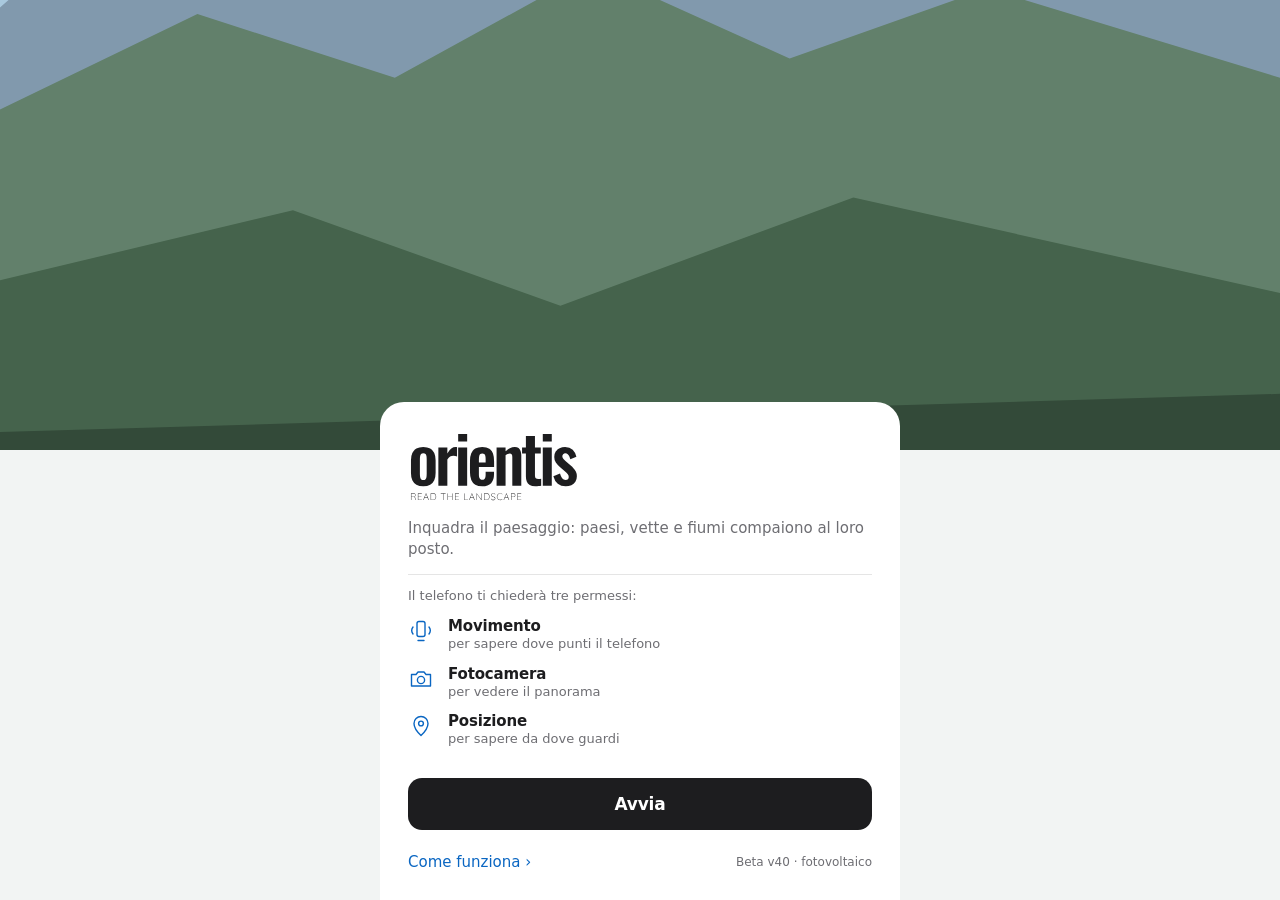
<file: beta/index.html>
<!DOCTYPE html>
<html lang="it">
<head>
<meta charset="utf-8">
<meta name="viewport" content="width=device-width, initial-scale=1, maximum-scale=1, user-scalable=no, viewport-fit=cover">
<meta name="apple-mobile-web-app-capable" content="yes">
<meta name="mobile-web-app-capable" content="yes">
<meta name="apple-mobile-web-app-status-bar-style" content="black-translucent">
<meta name="apple-mobile-web-app-title" content="Orientis">
<meta name="theme-color" content="#000000">
<title>Orientis – beta</title>
<link rel="apple-touch-icon" href="icon-180.png">
<link rel="icon" type="image/svg+xml" href="icon.svg">
<link rel="stylesheet" href="css/stile.css?v=40">
<script>
/* v23: tema chiaro / scuro deciso prima di disegnare la pagina (niente lampo di colore sbagliato) */
(function () {
  var mq = window.matchMedia ? window.matchMedia('(prefers-color-scheme: dark)') : null;
  function pref() { try { return localStorage.getItem('pano.theme') || 'auto'; } catch (e) { return 'auto'; } }
  function apply() {
    var p = pref();
    var t = p === 'light' || p === 'dark' ? p : (mq && mq.matches ? 'dark' : 'light');
    document.documentElement.setAttribute('data-theme', t);
    var m = document.querySelector('meta[name="theme-color"]');
    if (m) m.setAttribute('content', t === 'dark' ? '#111814' : '#f2f4f3');
  }
  window.panoTheme = {
    get: pref,
    set: function (p) { try { localStorage.setItem('pano.theme', p); } catch (e) {} apply(); },
    apply: apply
  };
  apply();
  if (mq) { if (mq.addEventListener) mq.addEventListener('change', apply); else if (mq.addListener) mq.addListener(apply); }
})();
</script>
</head>
<body>
<!-- v23: logo Orientis (Oswald 500, slogan Quicksand Light, sole che sorge), tracciati vettoriali: nessun carattere da scaricare -->
<svg width="0" height="0" style="position:absolute" aria-hidden="true"><symbol id="lgFull" viewBox="-19.0 -843.0 2857.4 1120.0"><g transform="scale(1 -1)" fill="currentColor"><path transform="translate(0.0 0)" d="M227 -9Q164 -9 123.0 14.5Q82 38 61.5 83.0Q41 128 41 192V386Q41 450 61.5 495.0Q82 540 123.0 563.5Q164 587 227 587Q290 587 331.5 563.5Q373 540 393.5 495.0Q414 450 414 386V192Q414 128 393.5 83.0Q373 38 331.5 14.5Q290 -9 227 -9ZM228 85Q251 85 262.0 98.0Q273 111 276.0 133.5Q279 156 279 183V395Q279 422 276.0 444.0Q273 466 262.0 479.5Q251 493 228 493Q205 493 194.0 479.5Q183 466 179.5 444.0Q176 422 176 395V183Q176 156 179.5 133.5Q183 111 194.0 98.0Q205 85 228 85Z"></path><path transform="translate(400.7 0)" d="M55 0V578H191V489Q221 540 251.0 562.5Q281 585 317 585Q323 585 327.5 584.5Q332 584 338 583V442Q326 447 311.5 450.5Q297 454 282 454Q255 454 233.0 441.0Q211 428 191 398V0Z"></path><path transform="translate(699.4 0)" d="M56 0V578H192V0ZM56 670V783H192V670Z"></path><path transform="translate(893.1 0)" d="M227 -9Q162 -9 121.0 15.5Q80 40 60.5 87.5Q41 135 41 202V376Q41 445 60.5 492.0Q80 539 121.5 563.0Q163 587 227 587Q296 587 334.5 561.0Q373 535 389.5 485.5Q406 436 406 365V283H176V169Q176 141 181.5 123.0Q187 105 199.0 97.0Q211 89 228 89Q246 89 257.0 97.5Q268 106 273.0 122.5Q278 139 278 164V212H405V173Q405 85 361.0 38.0Q317 -9 227 -9ZM176 350H278V405Q278 435 273.0 453.5Q268 472 257.0 480.5Q246 489 226 489Q208 489 197.0 480.0Q186 471 181.0 450.0Q176 429 176 390Z"></path><path transform="translate(1284.8 0)" d="M52 0V578H188V520Q219 550 253.5 568.5Q288 587 328 587Q364 587 385.0 569.5Q406 552 416.0 523.0Q426 494 426 460V0H290V433Q290 459 282.0 473.0Q274 487 251 487Q237 487 220.5 479.0Q204 471 188 459V0Z"></path><path transform="translate(1704.5 0)" d="M220 -7Q165 -7 133.5 11.0Q102 29 89.0 63.0Q76 97 76 144V488H18V578H76V751H213V578H301V488H213V156Q213 126 226.0 113.5Q239 101 265 101Q276 101 286.5 102.0Q297 103 307 104V0Q290 -2 267.5 -4.5Q245 -7 220 -7Z"></path><path transform="translate(1980.2 0)" d="M56 0V578H192V0ZM56 670V783H192V670Z"></path><path transform="translate(2173.9 0)" d="M209 -9Q136 -9 89.0 30.0Q42 69 22 144L123 183Q135 136 155.0 111.0Q175 86 207 86Q231 86 243.0 98.0Q255 110 255 131Q255 155 240.5 174.5Q226 194 191 223L121 282Q83 315 59.5 349.5Q36 384 36 436Q36 483 57.5 516.5Q79 550 116.5 568.5Q154 587 200 587Q272 587 315.0 545.5Q358 504 371 437L279 399Q274 423 264.5 443.5Q255 464 240.0 477.0Q225 490 204 490Q183 490 170.5 477.0Q158 464 158 444Q158 427 172.5 409.0Q187 391 214 368L285 304Q308 284 329.0 261.0Q350 238 364.0 209.5Q378 181 378 144Q378 94 355.5 60.0Q333 26 294.5 8.5Q256 -9 209 -9Z"></path><path transform="translate(26.52 -216.97) scale(0.1448)" d="M121 0Q111 0 105.5 6.0Q100 12 100 20V680Q100 688 106.0 694.0Q112 700 120 700H384Q443 700 487.5 676.5Q532 653 557.0 612.0Q582 571 582 519Q582 473 565.5 436.0Q549 399 520 375Q491 350 453 339Q468 335 482 327Q518 306 541.0 266.5Q564 227 564 170Q564 121 568.5 95.5Q573 70 580.5 58.0Q588 46 598 39Q604 35 607.0 29.0Q610 23 608 15Q606 9 601.5 5.5Q597 2 592.0 1.0Q587 0 581 3Q567 11 553.5 27.0Q540 43 531.0 76.0Q522 109 522 170Q522 217 507.5 245.0Q493 273 470.5 288.0Q448 303 422.5 308.0Q397 313 376 313H142V20Q142 12 136.0 6.0Q130 0 121 0ZM142 353H389Q429 357 463.0 377.0Q497 397 518.5 433.0Q540 469 540 518Q540 579 496.5 619.5Q453 660 379 660H142Z"></path><path transform="translate(131.36 -216.97) scale(0.1448)" d="M120 700H497Q505 700 511.0 694.0Q517 688 517 680Q517 671 511.0 665.5Q505 660 497 660H142V381H452Q460 381 466.0 375.0Q472 369 472 361Q472 352 466.0 346.5Q460 341 452 341H142V40H497Q505 40 511.0 34.0Q517 28 517 20Q517 11 511.0 5.5Q505 0 497 0H120Q112 0 106.0 6.0Q100 12 100 20V680Q100 688 106.0 694.0Q112 700 120 700Z"></path><path transform="translate(222.16 -216.97) scale(0.1448)" d="M155 217 74 13Q72 7 67.0 3.5Q62 0 56 0Q46 0 41.0 5.0Q36 10 35 17Q34 21 36 27L305 689Q308 697 312.5 699.5Q317 702 324 702Q332 702 337.0 698.5Q342 695 344 689L613 27Q614 24 614 19Q614 10 608.0 5.0Q602 0 593 0Q586 0 580.5 3.5Q575 7 573 13L489 219L490 217ZM321 634 171 257H474Z"></path><path transform="translate(324.83 -216.97) scale(0.1448)" d="M380 700Q455 700 510.0 671.5Q565 643 600.5 593.5Q636 544 653.0 481.0Q670 418 670 350Q670 254 639.5 174.5Q609 95 545.0 47.5Q481 0 380 0H120Q112 0 106.0 6.0Q100 12 100 20V680Q100 688 106.0 694.0Q112 700 120 700ZM370 40Q462 40 518.5 81.5Q575 123 601.5 193.5Q628 264 628 350Q628 411 613.5 467.0Q599 523 568.0 566.5Q537 610 488.0 635.0Q439 660 370 660H142V40Z"></path><path transform="translate(485.57 -216.97) scale(0.1448)" d="M298 0Q289 0 283.5 6.0Q278 12 278 20V662H55Q47 662 41.0 667.5Q35 673 35.0 681.0Q35 689 41.0 694.5Q47 700 55 700H541Q549 700 555.0 694.5Q561 689 561 681Q561 672 555.0 667.0Q549 662 541 662H318V20Q318 12 312.0 6.0Q306 0 298 0Z"></path><path transform="translate(580.56 -216.97) scale(0.1448)" d="M121 700Q130 700 136.0 694.0Q142 688 142 679V380H578V679Q578 688 584.0 694.0Q590 700 599.0 700.0Q608 700 614.0 694.0Q620 688 620 679V21Q619 12 613.0 6.0Q607 0 599 0Q589 0 583.5 6.0Q578 12 578 21V340H142V21Q141 12 135.0 6.0Q129 0 121 0Q111 0 105.5 6.0Q100 12 100 21V679Q100 688 106.0 694.0Q112 700 121 700Z"></path><path transform="translate(693.51 -216.97) scale(0.1448)" d="M120 700H497Q505 700 511.0 694.0Q517 688 517 680Q517 671 511.0 665.5Q505 660 497 660H142V381H452Q460 381 466.0 375.0Q472 369 472 361Q472 352 466.0 346.5Q460 341 452 341H142V40H497Q505 40 511.0 34.0Q517 28 517 20Q517 11 511.0 5.5Q505 0 497 0H120Q112 0 106.0 6.0Q100 12 100 20V680Q100 688 106.0 694.0Q112 700 120 700Z"></path><path transform="translate(832.10 -216.97) scale(0.1448)" d="M487 40Q495 40 501.0 34.0Q507 28 507 20Q507 11 501.0 5.5Q495 0 487 0H120Q111 0 105.5 6.0Q100 12 100 20V680Q100 688 106.0 694.0Q112 700 121.0 700.0Q130 700 136.0 694.0Q142 688 142 680V40Z"></path><path transform="translate(916.37 -216.97) scale(0.1448)" d="M155 217 74 13Q72 7 67.0 3.5Q62 0 56 0Q46 0 41.0 5.0Q36 10 35 17Q34 21 36 27L305 689Q308 697 312.5 699.5Q317 702 324 702Q332 702 337.0 698.5Q342 695 344 689L613 27Q614 24 614 19Q614 10 608.0 5.0Q602 0 593 0Q586 0 580.5 3.5Q575 7 573 13L489 219L490 217ZM321 634 171 257H474Z"></path><path transform="translate(1019.04 -216.97) scale(0.1448)" d="M606 700Q615 700 620.0 694.5Q625 689 625 681V22Q625 11 618.5 5.5Q612 0 604 0Q600 0 595.5 2.0Q591 4 588 8L138 623V17Q138 10 132.5 5.0Q127 0 119 0Q110 0 105.0 5.0Q100 10 100 17V680Q100 691 106.0 695.5Q112 700 118 700Q122 700 126.0 698.5Q130 697 133 693L587 74V681Q587 689 593.0 694.5Q599 700 606 700Z"></path><path transform="translate(1132.72 -216.97) scale(0.1448)" d="M380 700Q455 700 510.0 671.5Q565 643 600.5 593.5Q636 544 653.0 481.0Q670 418 670 350Q670 254 639.5 174.5Q609 95 545.0 47.5Q481 0 380 0H120Q112 0 106.0 6.0Q100 12 100 20V680Q100 688 106.0 694.0Q112 700 120 700ZM370 40Q462 40 518.5 81.5Q575 123 601.5 193.5Q628 264 628 350Q628 411 613.5 467.0Q599 523 568.0 566.5Q537 610 488.0 635.0Q439 660 370 660H142V40Z"></path><path transform="translate(1245.67 -216.97) scale(0.1448)" d="M283 -10Q205 -11 149.0 16.0Q93 43 41 95Q39 97 37.0 100.5Q35 104 35 110Q35 118 42.0 125.5Q49 133 57 133Q66 133 74 124Q114 78 167.5 54.0Q221 30 279 30Q330 30 370.0 46.5Q410 63 433.0 93.5Q456 124 456 165Q455 216 428.0 247.0Q401 278 358.5 298.0Q316 318 269 335Q232 349 196.0 364.0Q160 379 131.0 400.5Q102 422 85.0 454.5Q68 487 68 535Q68 584 94.5 623.5Q121 663 170.5 686.5Q220 710 288 710Q345 710 399.0 689.5Q453 669 484 628Q494 614 494 607Q494 600 486.5 593.0Q479 586 470 586Q462 586 457 592Q439 616 413.5 633.5Q388 651 356.0 660.5Q324 670 288 670Q239 670 199.0 654.0Q159 638 135.0 608.5Q111 579 111 536Q111 490 137.5 460.5Q164 431 205.0 411.5Q246 392 289 376Q327 363 364.5 347.5Q402 332 432.5 309.0Q463 286 481.0 251.0Q499 216 499 163Q499 117 472.5 78.0Q446 39 398.0 15.0Q350 -9 283 -10Z"></path><path transform="translate(1334.01 -216.97) scale(0.1448)" d="M618 642Q626 636 627.0 628.5Q628 621 623 613Q618 606 610.5 605.5Q603 605 596 609Q554 638 504.5 655.0Q455 672 399 672Q335 672 279.5 648.5Q224 625 182.0 582.0Q140 539 116.0 480.0Q92 421 92 350Q92 279 116.0 220.0Q140 161 182.0 118.0Q224 75 279.5 51.5Q335 28 399 28Q455 28 504.0 45.0Q553 62 595 90Q602 95 610.0 94.0Q618 93 623 86Q628 79 627.0 71.0Q626 63 619 58Q595 41 558.5 25.0Q522 9 481.0 -0.5Q440 -10 399 -10Q327 -10 264.0 17.0Q201 44 153.0 92.5Q105 141 77.5 206.5Q50 272 50 350Q50 428 77.5 493.5Q105 559 153.0 607.5Q201 656 264.0 683.0Q327 710 399 710Q460 710 516.5 692.0Q573 674 618 642Z"></path><path transform="translate(1438.56 -216.97) scale(0.1448)" d="M155 217 74 13Q72 7 67.0 3.5Q62 0 56 0Q46 0 41.0 5.0Q36 10 35 17Q34 21 36 27L305 689Q308 697 312.5 699.5Q317 702 324 702Q332 702 337.0 698.5Q342 695 344 689L613 27Q614 24 614 19Q614 10 608.0 5.0Q602 0 593 0Q586 0 580.5 3.5Q575 7 573 13L489 219L490 217ZM321 634 171 257H474Z"></path><path transform="translate(1541.23 -216.97) scale(0.1448)" d="M360 700Q417 700 459.5 676.0Q502 652 525.5 609.0Q549 566 549 509Q549 453 525.5 408.0Q502 363 459.5 337.0Q417 311 360 311H142V20Q142 12 135.5 6.0Q129 0 121 0Q111 0 105.5 6.0Q100 12 100 20V680Q100 688 106.0 694.0Q112 700 120 700ZM360 351Q406 351 438.5 371.5Q471 392 489.0 428.0Q507 464 507 509Q507 555 489.0 588.5Q471 622 438.5 641.0Q406 660 360 660H142V351Z"></path><path transform="translate(1635.93 -216.97) scale(0.1448)" d="M120 700H497Q505 700 511.0 694.0Q517 688 517 680Q517 671 511.0 665.5Q505 660 497 660H142V381H452Q460 381 466.0 375.0Q472 369 472 361Q472 352 466.0 346.5Q460 341 452 341H142V40H497Q505 40 511.0 34.0Q517 28 517 20Q517 11 511.0 5.5Q505 0 497 0H120Q112 0 106.0 6.0Q100 12 100 20V680Q100 688 106.0 694.0Q112 700 120 700Z"></path><path d="M2581.9 0 A98.3 98.3 0 0 0 2778.4 0 Z" fill="#ffc000"></path></g></symbol><symbol id="lgSmall" viewBox="11.0 -813.0 2797.4 862.7"><g transform="scale(1 -1)" fill="currentColor"><path transform="translate(0.0 0)" d="M227 -9Q164 -9 123.0 14.5Q82 38 61.5 83.0Q41 128 41 192V386Q41 450 61.5 495.0Q82 540 123.0 563.5Q164 587 227 587Q290 587 331.5 563.5Q373 540 393.5 495.0Q414 450 414 386V192Q414 128 393.5 83.0Q373 38 331.5 14.5Q290 -9 227 -9ZM228 85Q251 85 262.0 98.0Q273 111 276.0 133.5Q279 156 279 183V395Q279 422 276.0 444.0Q273 466 262.0 479.5Q251 493 228 493Q205 493 194.0 479.5Q183 466 179.5 444.0Q176 422 176 395V183Q176 156 179.5 133.5Q183 111 194.0 98.0Q205 85 228 85Z"></path><path transform="translate(400.7 0)" d="M55 0V578H191V489Q221 540 251.0 562.5Q281 585 317 585Q323 585 327.5 584.5Q332 584 338 583V442Q326 447 311.5 450.5Q297 454 282 454Q255 454 233.0 441.0Q211 428 191 398V0Z"></path><path transform="translate(699.4 0)" d="M56 0V578H192V0ZM56 670V783H192V670Z"></path><path transform="translate(893.1 0)" d="M227 -9Q162 -9 121.0 15.5Q80 40 60.5 87.5Q41 135 41 202V376Q41 445 60.5 492.0Q80 539 121.5 563.0Q163 587 227 587Q296 587 334.5 561.0Q373 535 389.5 485.5Q406 436 406 365V283H176V169Q176 141 181.5 123.0Q187 105 199.0 97.0Q211 89 228 89Q246 89 257.0 97.5Q268 106 273.0 122.5Q278 139 278 164V212H405V173Q405 85 361.0 38.0Q317 -9 227 -9ZM176 350H278V405Q278 435 273.0 453.5Q268 472 257.0 480.5Q246 489 226 489Q208 489 197.0 480.0Q186 471 181.0 450.0Q176 429 176 390Z"></path><path transform="translate(1284.8 0)" d="M52 0V578H188V520Q219 550 253.5 568.5Q288 587 328 587Q364 587 385.0 569.5Q406 552 416.0 523.0Q426 494 426 460V0H290V433Q290 459 282.0 473.0Q274 487 251 487Q237 487 220.5 479.0Q204 471 188 459V0Z"></path><path transform="translate(1704.5 0)" d="M220 -7Q165 -7 133.5 11.0Q102 29 89.0 63.0Q76 97 76 144V488H18V578H76V751H213V578H301V488H213V156Q213 126 226.0 113.5Q239 101 265 101Q276 101 286.5 102.0Q297 103 307 104V0Q290 -2 267.5 -4.5Q245 -7 220 -7Z"></path><path transform="translate(1980.2 0)" d="M56 0V578H192V0ZM56 670V783H192V670Z"></path><path transform="translate(2173.9 0)" d="M209 -9Q136 -9 89.0 30.0Q42 69 22 144L123 183Q135 136 155.0 111.0Q175 86 207 86Q231 86 243.0 98.0Q255 110 255 131Q255 155 240.5 174.5Q226 194 191 223L121 282Q83 315 59.5 349.5Q36 384 36 436Q36 483 57.5 516.5Q79 550 116.5 568.5Q154 587 200 587Q272 587 315.0 545.5Q358 504 371 437L279 399Q274 423 264.5 443.5Q255 464 240.0 477.0Q225 490 204 490Q183 490 170.5 477.0Q158 464 158 444Q158 427 172.5 409.0Q187 391 214 368L285 304Q308 284 329.0 261.0Q350 238 364.0 209.5Q378 181 378 144Q378 94 355.5 60.0Q333 26 294.5 8.5Q256 -9 209 -9Z"></path><path d="M2581.9 0 A98.3 98.3 0 0 0 2778.4 0 Z" fill="#ffc000"></path></g></symbol></svg>

<video id="video" playsinline muted autoplay></video>
<canvas id="camCv" aria-hidden="true"></canvas>

<section id="start">
  <div class="obTrack" id="obTrack">
    <section class="obPage obMain" aria-label="Orientis">
      <div class="obSky">
      <svg class="obLand" viewBox="0 0 402 470" preserveAspectRatio="xMidYMax slice" aria-hidden="true">
        <rect width="402" height="470" fill="#a9c9de"></rect>
        <circle class="o-sun" transform="translate(0 70)" opacity="0" cx="336" cy="128" r="16" fill="#ffc928"></circle>
        <g class="o-l1" transform="translate(0 40)"><path d="M0 330 L45 290 L90 312 L140 250 L180 276 L222 228 L262 268 L308 246 L352 288 L402 262 L402 520 L0 520 Z" fill="#8199ad"></path></g>
        <g class="o-l2" transform="translate(0 40)"><path d="M0 360 L62 330 L124 350 L186 316 L248 344 L310 322 L402 350 L402 520 L0 520 Z" fill="#62806b"></path></g>
        <g class="o-riv" transform="translate(0 40)"><path class="o-rivGuide" d="M248 347 C 212 364, 128 358, 126 380 C 124 400, 168 404, 182 428" fill="none" stroke="none"></path><path class="o-river" d="" fill="#9fcbe6"></path></g>
        <g class="o-l3" transform="translate(0 40)"><path d="M0 410 L92 388 L176 418 L268 384 L402 414 L402 520 L0 520 Z" fill="#45634c"></path></g>
        <g class="o-l4" transform="translate(0 40)"><path d="M0 452 L402 440 L402 520 L0 520 Z" fill="#334a39"></path></g>
        <path class="o-draw" stroke-dashoffset="640" d="M0 330 L45 290 L90 312 L140 250 L180 276 L222 228 L262 268 L308 246 L352 288 L402 262" fill="none" stroke="#ffffff" stroke-width="1" stroke-dasharray="640 640" stroke-linejoin="round" opacity="0.95"></path>
      </svg>
      </div>
      <div class="obSheet">
        <div class="obBrand" id="brandBig"><svg class="lgF" viewBox="-19.0 -843.0 2857.4 1120.0" role="img" aria-label="orientis, read the landscape"><g transform="scale(1 -1)" fill="currentColor"><path transform="translate(0.0 0)" d="M227 -9Q164 -9 123.0 14.5Q82 38 61.5 83.0Q41 128 41 192V386Q41 450 61.5 495.0Q82 540 123.0 563.5Q164 587 227 587Q290 587 331.5 563.5Q373 540 393.5 495.0Q414 450 414 386V192Q414 128 393.5 83.0Q373 38 331.5 14.5Q290 -9 227 -9ZM228 85Q251 85 262.0 98.0Q273 111 276.0 133.5Q279 156 279 183V395Q279 422 276.0 444.0Q273 466 262.0 479.5Q251 493 228 493Q205 493 194.0 479.5Q183 466 179.5 444.0Q176 422 176 395V183Q176 156 179.5 133.5Q183 111 194.0 98.0Q205 85 228 85Z"></path><path transform="translate(400.7 0)" d="M55 0V578H191V489Q221 540 251.0 562.5Q281 585 317 585Q323 585 327.5 584.5Q332 584 338 583V442Q326 447 311.5 450.5Q297 454 282 454Q255 454 233.0 441.0Q211 428 191 398V0Z"></path><path transform="translate(699.4 0)" d="M56 0V578H192V0ZM56 670V783H192V670Z"></path><path transform="translate(893.1 0)" d="M227 -9Q162 -9 121.0 15.5Q80 40 60.5 87.5Q41 135 41 202V376Q41 445 60.5 492.0Q80 539 121.5 563.0Q163 587 227 587Q296 587 334.5 561.0Q373 535 389.5 485.5Q406 436 406 365V283H176V169Q176 141 181.5 123.0Q187 105 199.0 97.0Q211 89 228 89Q246 89 257.0 97.5Q268 106 273.0 122.5Q278 139 278 164V212H405V173Q405 85 361.0 38.0Q317 -9 227 -9ZM176 350H278V405Q278 435 273.0 453.5Q268 472 257.0 480.5Q246 489 226 489Q208 489 197.0 480.0Q186 471 181.0 450.0Q176 429 176 390Z"></path><path transform="translate(1284.8 0)" d="M52 0V578H188V520Q219 550 253.5 568.5Q288 587 328 587Q364 587 385.0 569.5Q406 552 416.0 523.0Q426 494 426 460V0H290V433Q290 459 282.0 473.0Q274 487 251 487Q237 487 220.5 479.0Q204 471 188 459V0Z"></path><path transform="translate(1704.5 0)" d="M220 -7Q165 -7 133.5 11.0Q102 29 89.0 63.0Q76 97 76 144V488H18V578H76V751H213V578H301V488H213V156Q213 126 226.0 113.5Q239 101 265 101Q276 101 286.5 102.0Q297 103 307 104V0Q290 -2 267.5 -4.5Q245 -7 220 -7Z"></path><path transform="translate(1980.2 0)" d="M56 0V578H192V0ZM56 670V783H192V670Z"></path><path transform="translate(2173.9 0)" d="M209 -9Q136 -9 89.0 30.0Q42 69 22 144L123 183Q135 136 155.0 111.0Q175 86 207 86Q231 86 243.0 98.0Q255 110 255 131Q255 155 240.5 174.5Q226 194 191 223L121 282Q83 315 59.5 349.5Q36 384 36 436Q36 483 57.5 516.5Q79 550 116.5 568.5Q154 587 200 587Q272 587 315.0 545.5Q358 504 371 437L279 399Q274 423 264.5 443.5Q255 464 240.0 477.0Q225 490 204 490Q183 490 170.5 477.0Q158 464 158 444Q158 427 172.5 409.0Q187 391 214 368L285 304Q308 284 329.0 261.0Q350 238 364.0 209.5Q378 181 378 144Q378 94 355.5 60.0Q333 26 294.5 8.5Q256 -9 209 -9Z"></path><path transform="translate(26.52 -216.97) scale(0.1448)" d="M121 0Q111 0 105.5 6.0Q100 12 100 20V680Q100 688 106.0 694.0Q112 700 120 700H384Q443 700 487.5 676.5Q532 653 557.0 612.0Q582 571 582 519Q582 473 565.5 436.0Q549 399 520 375Q491 350 453 339Q468 335 482 327Q518 306 541.0 266.5Q564 227 564 170Q564 121 568.5 95.5Q573 70 580.5 58.0Q588 46 598 39Q604 35 607.0 29.0Q610 23 608 15Q606 9 601.5 5.5Q597 2 592.0 1.0Q587 0 581 3Q567 11 553.5 27.0Q540 43 531.0 76.0Q522 109 522 170Q522 217 507.5 245.0Q493 273 470.5 288.0Q448 303 422.5 308.0Q397 313 376 313H142V20Q142 12 136.0 6.0Q130 0 121 0ZM142 353H389Q429 357 463.0 377.0Q497 397 518.5 433.0Q540 469 540 518Q540 579 496.5 619.5Q453 660 379 660H142Z"></path><path transform="translate(131.36 -216.97) scale(0.1448)" d="M120 700H497Q505 700 511.0 694.0Q517 688 517 680Q517 671 511.0 665.5Q505 660 497 660H142V381H452Q460 381 466.0 375.0Q472 369 472 361Q472 352 466.0 346.5Q460 341 452 341H142V40H497Q505 40 511.0 34.0Q517 28 517 20Q517 11 511.0 5.5Q505 0 497 0H120Q112 0 106.0 6.0Q100 12 100 20V680Q100 688 106.0 694.0Q112 700 120 700Z"></path><path transform="translate(222.16 -216.97) scale(0.1448)" d="M155 217 74 13Q72 7 67.0 3.5Q62 0 56 0Q46 0 41.0 5.0Q36 10 35 17Q34 21 36 27L305 689Q308 697 312.5 699.5Q317 702 324 702Q332 702 337.0 698.5Q342 695 344 689L613 27Q614 24 614 19Q614 10 608.0 5.0Q602 0 593 0Q586 0 580.5 3.5Q575 7 573 13L489 219L490 217ZM321 634 171 257H474Z"></path><path transform="translate(324.83 -216.97) scale(0.1448)" d="M380 700Q455 700 510.0 671.5Q565 643 600.5 593.5Q636 544 653.0 481.0Q670 418 670 350Q670 254 639.5 174.5Q609 95 545.0 47.5Q481 0 380 0H120Q112 0 106.0 6.0Q100 12 100 20V680Q100 688 106.0 694.0Q112 700 120 700ZM370 40Q462 40 518.5 81.5Q575 123 601.5 193.5Q628 264 628 350Q628 411 613.5 467.0Q599 523 568.0 566.5Q537 610 488.0 635.0Q439 660 370 660H142V40Z"></path><path transform="translate(485.57 -216.97) scale(0.1448)" d="M298 0Q289 0 283.5 6.0Q278 12 278 20V662H55Q47 662 41.0 667.5Q35 673 35.0 681.0Q35 689 41.0 694.5Q47 700 55 700H541Q549 700 555.0 694.5Q561 689 561 681Q561 672 555.0 667.0Q549 662 541 662H318V20Q318 12 312.0 6.0Q306 0 298 0Z"></path><path transform="translate(580.56 -216.97) scale(0.1448)" d="M121 700Q130 700 136.0 694.0Q142 688 142 679V380H578V679Q578 688 584.0 694.0Q590 700 599.0 700.0Q608 700 614.0 694.0Q620 688 620 679V21Q619 12 613.0 6.0Q607 0 599 0Q589 0 583.5 6.0Q578 12 578 21V340H142V21Q141 12 135.0 6.0Q129 0 121 0Q111 0 105.5 6.0Q100 12 100 21V679Q100 688 106.0 694.0Q112 700 121 700Z"></path><path transform="translate(693.51 -216.97) scale(0.1448)" d="M120 700H497Q505 700 511.0 694.0Q517 688 517 680Q517 671 511.0 665.5Q505 660 497 660H142V381H452Q460 381 466.0 375.0Q472 369 472 361Q472 352 466.0 346.5Q460 341 452 341H142V40H497Q505 40 511.0 34.0Q517 28 517 20Q517 11 511.0 5.5Q505 0 497 0H120Q112 0 106.0 6.0Q100 12 100 20V680Q100 688 106.0 694.0Q112 700 120 700Z"></path><path transform="translate(832.10 -216.97) scale(0.1448)" d="M487 40Q495 40 501.0 34.0Q507 28 507 20Q507 11 501.0 5.5Q495 0 487 0H120Q111 0 105.5 6.0Q100 12 100 20V680Q100 688 106.0 694.0Q112 700 121.0 700.0Q130 700 136.0 694.0Q142 688 142 680V40Z"></path><path transform="translate(916.37 -216.97) scale(0.1448)" d="M155 217 74 13Q72 7 67.0 3.5Q62 0 56 0Q46 0 41.0 5.0Q36 10 35 17Q34 21 36 27L305 689Q308 697 312.5 699.5Q317 702 324 702Q332 702 337.0 698.5Q342 695 344 689L613 27Q614 24 614 19Q614 10 608.0 5.0Q602 0 593 0Q586 0 580.5 3.5Q575 7 573 13L489 219L490 217ZM321 634 171 257H474Z"></path><path transform="translate(1019.04 -216.97) scale(0.1448)" d="M606 700Q615 700 620.0 694.5Q625 689 625 681V22Q625 11 618.5 5.5Q612 0 604 0Q600 0 595.5 2.0Q591 4 588 8L138 623V17Q138 10 132.5 5.0Q127 0 119 0Q110 0 105.0 5.0Q100 10 100 17V680Q100 691 106.0 695.5Q112 700 118 700Q122 700 126.0 698.5Q130 697 133 693L587 74V681Q587 689 593.0 694.5Q599 700 606 700Z"></path><path transform="translate(1132.72 -216.97) scale(0.1448)" d="M380 700Q455 700 510.0 671.5Q565 643 600.5 593.5Q636 544 653.0 481.0Q670 418 670 350Q670 254 639.5 174.5Q609 95 545.0 47.5Q481 0 380 0H120Q112 0 106.0 6.0Q100 12 100 20V680Q100 688 106.0 694.0Q112 700 120 700ZM370 40Q462 40 518.5 81.5Q575 123 601.5 193.5Q628 264 628 350Q628 411 613.5 467.0Q599 523 568.0 566.5Q537 610 488.0 635.0Q439 660 370 660H142V40Z"></path><path transform="translate(1245.67 -216.97) scale(0.1448)" d="M283 -10Q205 -11 149.0 16.0Q93 43 41 95Q39 97 37.0 100.5Q35 104 35 110Q35 118 42.0 125.5Q49 133 57 133Q66 133 74 124Q114 78 167.5 54.0Q221 30 279 30Q330 30 370.0 46.5Q410 63 433.0 93.5Q456 124 456 165Q455 216 428.0 247.0Q401 278 358.5 298.0Q316 318 269 335Q232 349 196.0 364.0Q160 379 131.0 400.5Q102 422 85.0 454.5Q68 487 68 535Q68 584 94.5 623.5Q121 663 170.5 686.5Q220 710 288 710Q345 710 399.0 689.5Q453 669 484 628Q494 614 494 607Q494 600 486.5 593.0Q479 586 470 586Q462 586 457 592Q439 616 413.5 633.5Q388 651 356.0 660.5Q324 670 288 670Q239 670 199.0 654.0Q159 638 135.0 608.5Q111 579 111 536Q111 490 137.5 460.5Q164 431 205.0 411.5Q246 392 289 376Q327 363 364.5 347.5Q402 332 432.5 309.0Q463 286 481.0 251.0Q499 216 499 163Q499 117 472.5 78.0Q446 39 398.0 15.0Q350 -9 283 -10Z"></path><path transform="translate(1334.01 -216.97) scale(0.1448)" d="M618 642Q626 636 627.0 628.5Q628 621 623 613Q618 606 610.5 605.5Q603 605 596 609Q554 638 504.5 655.0Q455 672 399 672Q335 672 279.5 648.5Q224 625 182.0 582.0Q140 539 116.0 480.0Q92 421 92 350Q92 279 116.0 220.0Q140 161 182.0 118.0Q224 75 279.5 51.5Q335 28 399 28Q455 28 504.0 45.0Q553 62 595 90Q602 95 610.0 94.0Q618 93 623 86Q628 79 627.0 71.0Q626 63 619 58Q595 41 558.5 25.0Q522 9 481.0 -0.5Q440 -10 399 -10Q327 -10 264.0 17.0Q201 44 153.0 92.5Q105 141 77.5 206.5Q50 272 50 350Q50 428 77.5 493.5Q105 559 153.0 607.5Q201 656 264.0 683.0Q327 710 399 710Q460 710 516.5 692.0Q573 674 618 642Z"></path><path transform="translate(1438.56 -216.97) scale(0.1448)" d="M155 217 74 13Q72 7 67.0 3.5Q62 0 56 0Q46 0 41.0 5.0Q36 10 35 17Q34 21 36 27L305 689Q308 697 312.5 699.5Q317 702 324 702Q332 702 337.0 698.5Q342 695 344 689L613 27Q614 24 614 19Q614 10 608.0 5.0Q602 0 593 0Q586 0 580.5 3.5Q575 7 573 13L489 219L490 217ZM321 634 171 257H474Z"></path><path transform="translate(1541.23 -216.97) scale(0.1448)" d="M360 700Q417 700 459.5 676.0Q502 652 525.5 609.0Q549 566 549 509Q549 453 525.5 408.0Q502 363 459.5 337.0Q417 311 360 311H142V20Q142 12 135.5 6.0Q129 0 121 0Q111 0 105.5 6.0Q100 12 100 20V680Q100 688 106.0 694.0Q112 700 120 700ZM360 351Q406 351 438.5 371.5Q471 392 489.0 428.0Q507 464 507 509Q507 555 489.0 588.5Q471 622 438.5 641.0Q406 660 360 660H142V351Z"></path><path transform="translate(1635.93 -216.97) scale(0.1448)" d="M120 700H497Q505 700 511.0 694.0Q517 688 517 680Q517 671 511.0 665.5Q505 660 497 660H142V381H452Q460 381 466.0 375.0Q472 369 472 361Q472 352 466.0 346.5Q460 341 452 341H142V40H497Q505 40 511.0 34.0Q517 28 517 20Q517 11 511.0 5.5Q505 0 497 0H120Q112 0 106.0 6.0Q100 12 100 20V680Q100 688 106.0 694.0Q112 700 120 700Z"></path><clipPath id="lgDawn"><rect x="2560" y="0" width="240" height="160"></rect></clipPath><g clip-path="url(#lgDawn)"><path class="lg-sun" transform="translate(0 -100)" d="M2581.9 0 A98.3 98.3 0 0 0 2778.4 0 Z" fill="#ffc000"></path></g></g></svg></div>
        <p class="obLead">Inquadra il paesaggio: paesi, vette e fiumi compaiono al loro posto.</p>
        <div class="obRule"></div>
        <p class="obAsk">Il telefono ti chiederà tre permessi:</p>
        <ul class="obPerm">
          <li><svg aria-hidden="true" width="26" height="26" viewBox="0 0 26 26"><rect x="9" y="3.5" width="8" height="15" rx="2"></rect><path d="M5 9 C3.5 11 3.5 14 5 16 M21 9 C22.5 11 22.5 14 21 16"></path><path d="M10 22.5 H16"></path></svg><div><b>Movimento</b><span>per sapere dove punti il telefono</span></div></li>
          <li><svg aria-hidden="true" width="26" height="26" viewBox="0 0 26 26"><path d="M3.5 8.5 H8 L10 6 H16 L18 8.5 H22.5 V20 H3.5 Z"></path><circle cx="13" cy="14" r="3.6"></circle></svg><div><b>Fotocamera</b><span>per vedere il panorama</span></div></li>
          <li><svg aria-hidden="true" width="26" height="26" viewBox="0 0 26 26"><path d="M13 22.5 C13 22.5 6 16 6 10.5 A7 7 0 0 1 20 10.5 C20 16 13 22.5 13 22.5 Z"></path><circle cx="13" cy="10.5" r="2.4"></circle></svg><div><b>Posizione</b><span>per sapere da dove guardi</span></div></li>
        </ul>
        <div class="obFill"></div>
        <button id="go" type="button">Avvia</button>
        <p id="msg" role="alert"></p>
        <div class="obRow">
          <button type="button" class="obHowBtn" id="obHow">Come funziona ›</button>
          <span class="ver">Beta v40 · fotovoltaico</span>
        </div>
      </div>
    </section>
    <section class="obPage obHow" aria-label="Come funziona, 1 di 3">
      <header class="obHead"><button type="button" class="obBack">‹ Indietro</button><span class="obBrandS"><svg class="lgS" viewBox="0 0 2797.4 862.7" role="img" aria-label="orientis"><use href="#lgSmall" width="100%" height="100%"></use></svg></span><button type="button" class="obSkip">Salta</button></header>
      <div class="obArt"><svg viewBox="0 0 346 300" aria-hidden="true"><rect width="346" height="300" fill="#a9c9de"></rect><path d="M0 190 L44 156 L88 172 L132 120 L172 146 L212 104 L252 138 L296 120 L346 150 L346 300 L0 300 Z" fill="#8199ad"></path><path d="M0 222 L80 200 L160 218 L240 188 L346 214 L346 300 L0 300 Z" fill="#62806b"></path><path d="M-6 252 C 46 246, 88 236, 138 238 S 218 228, 258 222 S 318 214, 352 212" fill="none" stroke="#9fcbe6" stroke-width="3.5" stroke-linecap="round"></path><path d="M0 268 L346 256 L346 300 L0 300 Z" fill="#334a39"></path><g class="obPhone"><rect x="118" y="62" width="110" height="200" rx="22" fill="rgba(10,14,20,0.18)" stroke="#ffffff" stroke-width="2.5"></rect><rect x="150" y="72" width="46" height="10" rx="5" fill="#ffffff" opacity="0.9"></rect><path d="M122 186 L146 164 L168 176 L190 142 L224 168" fill="none" stroke="#ffffff" stroke-width="1.4" stroke-dasharray="4 4"></path><rect x="138" y="118" width="70" height="20" rx="10" fill="#ffffff" fill-opacity="0.85"></rect><text x="173" y="132" text-anchor="middle" font-size="10" font-weight="600" fill="#1d1d1f" class="obT">Montevergine</text><path d="M173 138 V152" stroke="#ffffff" stroke-width="1"></path><rect x="166" y="194" width="50" height="20" rx="10" fill="#ffffff" fill-opacity="0.85"></rect><path d="M173 202.5 q2.5 -2.5 5 0 t5 0 M173 206.5 q2.5 -2.5 5 0 t5 0" fill="none" stroke="#2b86c5" stroke-width="1.3" stroke-linecap="round"></path><text x="200" y="208" text-anchor="middle" font-size="10" font-weight="600" fill="#1d1d1f" class="obT">Ufita</text><path d="M191 214 V229" stroke="#ffffff" stroke-width="1"></path></g></svg></div>
      <div class="obTxt"><h2>Punta il telefono<br>verso il paesaggio</h2><p>Tienilo dritto, in verticale. Paesi, vette e fiumi compaiono al loro posto; al centro del mirino trovi nome, quota e distanza.</p></div>
      <div class="obFoot"><div class="obDots" role="img" aria-label="Pagina 1 di 3"><i class="on"></i><i></i><i></i></div><button type="button" class="obGo">Avvia</button></div>
    </section>
    <section class="obPage obHow" aria-label="Come funziona, 2 di 3">
      <header class="obHead"><button type="button" class="obBack">‹ Indietro</button><span class="obBrandS"><svg class="lgS" viewBox="0 0 2797.4 862.7" role="img" aria-label="orientis"><use href="#lgSmall" width="100%" height="100%"></use></svg></span><button type="button" class="obSkip">Salta</button></header>
      <div class="obArt"><svg viewBox="0 0 346 300" aria-hidden="true"><rect width="346" height="300" fill="#a9c9de"></rect><path d="M0 170 L40 134 L86 154 L130 98 L172 128 L214 86 L254 120 L296 104 L346 132 L346 300 L0 300 Z" fill="#8199ad"></path><path d="M0 206 L74 184 L150 202 L226 172 L346 198 L346 300 L0 300 Z" fill="#62806b"></path><path d="M0 262 L346 250 L346 300 L0 300 Z" fill="#334a39"></path><polyline class="obSlide" points="-16,170 24,134 70,154 114,98 156,128 198,86 238,120 280,104 330,132" fill="none" stroke="#8fd3ff" stroke-width="1.6" stroke-dasharray="7 5" stroke-linejoin="round"></polyline><g stroke="#ffffff" stroke-width="1.2" fill="none" stroke-linecap="round" stroke-linejoin="round"><path d="M136 236 H210 M136 236 L144 230 M136 236 L144 242 M210 236 L202 230 M210 236 L202 242"></path></g></svg></div>
      <div class="obTxt"><h2>Allinea<br>sul profilo dei monti</h2><p>Se i nomi sono spostati, tocca Bussola, poi Allinea, e trascina finché la linea tratteggiata combacia con le creste. Col sole visibile si corregge da sola.</p></div>
      <div class="obFoot"><div class="obDots" role="img" aria-label="Pagina 2 di 3"><i></i><i class="on"></i><i></i></div><button type="button" class="obGo">Avvia</button></div>
    </section>
    <section class="obPage obHow" aria-label="Come funziona, 3 di 3">
      <header class="obHead"><button type="button" class="obBack">‹ Indietro</button><span class="obBrandS"><svg class="lgS" viewBox="0 0 2797.4 862.7" role="img" aria-label="orientis"><use href="#lgSmall" width="100%" height="100%"></use></svg></span><button type="button" class="obSkip">Salta</button></header>
      <div class="obArt"><svg viewBox="0 0 346 300" aria-hidden="true"><rect width="346" height="300" fill="#a9c9de"></rect><path d="M0 180 L50 146 L96 166 L146 112 L190 140 L236 100 L282 132 L346 116 L346 300 L0 300 Z" fill="#8199ad"></path><path d="M0 214 L90 192 L176 212 L266 184 L346 204 L346 300 L0 300 Z" fill="#62806b"></path><path d="M0 266 L346 254 L346 300 L0 300 Z" fill="#334a39"></path><circle cx="268" cy="62" r="13" fill="#ffc928"></circle><g transform="translate(144 222)"><circle cx="29" cy="29" r="29" fill="rgba(255,255,255,0.35)"></circle><circle cx="29" cy="29" r="23.5" fill="#e6e8eb"></circle><path d="M12 34 H46" stroke="#8e959c" stroke-width="1" opacity="0.55"></path><path d="M21 34 A8 8 0 0 1 37 34 Z" fill="#ffc928"></path></g><rect x="232" y="94" width="86" height="20" rx="10" fill="#ffffff" fill-opacity="0.85"></rect><text x="275" y="108" text-anchor="middle" font-size="10" font-weight="600" fill="#1d1d1f" class="obT">Ariano Irpino</text><path d="M275 114 V136" stroke="#ffffff" stroke-width="1"></path></svg></div>
      <div class="obTxt"><h2>Fotografa<br>e ritrova</h2><p>Lo scatto salva la foto con i nomi e il punto di ripresa. Nella galleria puoi ritagliare, raddrizzare e condividere, con le fonti dei dati.</p></div>
      <div class="obFoot"><div class="obDots" role="img" aria-label="Pagina 3 di 3"><i></i><i></i><i class="on"></i></div><button type="button" class="obGo">Avvia</button></div>
    </section>
  </div>
</section>

<button type="button" id="pauseNote" hidden><b>In pausa per risparmiare batteria</b><span>Alza il telefono o tocca lo schermo per riprendere</span></button>
<div id="devNote" hidden role="alertdialog"><b>Serve un telefono</b><p></p><button type="button" id="devOk">Ho capito</button></div>
<main id="hud" hidden>
  <div id="tapLayer"></div>
  <div id="labels"></div>
  <div id="ptMark" hidden></div>
  <div id="tapHint" hidden>Tocca il paesaggio per interrogarlo</div>
  <div id="mapWait" hidden><b>Mappa</b><span id="mapWaitTx">La mappa si apre appena il GPS trova la posizione…</span></div>
  <div id="sunMark"><span>Sole</span></div>
  <canvas id="sunPath" aria-hidden="true"></canvas>
  <canvas id="ridge" aria-hidden="true"></canvas>
  <canvas id="tape" aria-hidden="true"></canvas>
  <div class="top">
    <div class="degpill"><span class="deg" id="deg">–</span><span class="card" id="card"></span></div>
    <div id="qual" hidden><i></i><span></span></div>
  </div>
  <div id="filters">
    <button class="flt f-town" type="button" data-f="town" aria-label="Paesi e città" aria-pressed="true"></button>
    <button class="flt f-peak" type="button" data-f="peak" aria-label="Vette" aria-pressed="true"></button>
    <button class="flt f-land" type="button" data-f="land" aria-label="Chiese, torri, castelli" aria-pressed="false"></button>
    <button class="flt f-river" type="button" data-f="river" aria-label="Fiumi" aria-pressed="true"></button>
    <button class="flt f-sun" type="button" data-f="sun" aria-label="Percorso del sole" aria-pressed="false"></button>
  </div>
  <div class="cross" aria-hidden="true"></div>
  <div id="horizon" aria-hidden="true"><span>orizzonte (altezza degli occhi)</span></div>
  <div id="alignLayer" hidden></div>
  <div id="alignBar" hidden>
    <b id="alTitle"></b>
    <span id="alText"></span>
    <span id="alInfo" hidden></span>
    <div id="alChips"></div>
    <div class="actions">
      <button class="btn" id="alLeft" type="button" aria-label="Sposta le etichette di 1 grado a sinistra" hidden>◀ 1°</button>
      <button class="btn" id="alRight" type="button" aria-label="Sposta le etichette di 1 grado a destra" hidden>1° ▶</button>
      <button class="btn" id="alOk" type="button">Allinea qui</button>
      <button class="btn alt" id="alCancel" type="button">Annulla</button>
    </div>
    <button type="button" id="alAlt" hidden>Qui non ci sono monti? Usa un luogo o il sole</button>
  </div>
  <div id="miniWrap" hidden>
    <div id="mini"><div id="miniMap"></div><div id="miniAttr"><span class="s">© OSM</span><span class="l">© OpenStreetMap contributors</span></div></div>
    <div id="sunLegend"><div><i class="r"></i>Alba</div><div><i class="s"></i>Tramonto</div><div><i class="w"></i>Percorso del sole nel giorno</div></div>
    <button id="miniExpand" type="button" aria-label="Ingrandisci o riduci la mappa">⤢</button>
    <button id="miniCenter" type="button" aria-label="Ricentra sulla tua posizione" title="Ricentra" hidden><svg viewBox="0 0 24 24" width="20" height="20" aria-hidden="true"><path d="M20.5 3.5 3.6 10.6c-.7.3-.6 1.3.1 1.5l6.6 1.6 1.6 6.6c.2.7 1.2.8 1.5.1l7.1-16.9z" fill="currentColor"/></svg></button>
    <div id="lyBar"><button id="catBtn" type="button" aria-pressed="false">Catasto</button><button class="lyB" id="lyFr" type="button" aria-pressed="false">Frane</button><button class="lyB" id="lyAl" type="button" aria-pressed="false">Alluvioni</button><button class="lyB" id="lyCone" type="button" aria-pressed="true" aria-label="Cono visivo">Cono</button></div>
    <button id="mapInfoBtn" type="button" aria-label="Note sulla mappa" aria-expanded="false"><svg viewBox="0 0 24 24" width="22" height="22" aria-hidden="true"><circle cx="12" cy="12" r="9.2" fill="none" stroke="currentColor" stroke-width="1.6"/><circle cx="12" cy="7.6" r="1.25" fill="currentColor"/><path d="M12 10.8v6.4" stroke="currentColor" stroke-width="1.9" stroke-linecap="round"/></svg></button>
    <button id="satBtn" class="mapRnd" type="button" aria-label="Foto satellitare" aria-pressed="false"><svg viewBox="0 0 24 24" width="21" height="21" aria-hidden="true"><path d="M12 3 2.5 8 12 13l9.5-5L12 3z" fill="none" stroke="currentColor" stroke-width="1.6" stroke-linejoin="round"/><path d="m2.5 12 9.5 5 9.5-5M2.5 16l9.5 5 9.5-5" fill="none" stroke="currentColor" stroke-width="1.6" stroke-linejoin="round"/></svg></button>
    <button id="findBtn" class="mapRnd" type="button" aria-label="Cerca un Comune" aria-expanded="false"><svg viewBox="0 0 24 24" width="21" height="21" aria-hidden="true"><circle cx="10.5" cy="10.5" r="6.3" fill="none" stroke="currentColor" stroke-width="1.8"/><path d="m15.3 15.3 5 5" stroke="currentColor" stroke-width="1.9" stroke-linecap="round"/></svg></button>
    <div id="findBox" hidden><div class="fbRow"><input id="findIn" type="search" placeholder="Cerca un Comune" autocomplete="off" autocapitalize="words" enterkeyhint="search" aria-label="Nome del Comune"><button type="button" id="findX">Chiudi</button></div><div id="findList" role="listbox"></div></div>
    <div id="mapInfo" hidden></div>
    <div id="mapHint" hidden></div>
    <div id="lyNote" hidden></div>
    <div id="catHint" hidden></div>
    <div id="catNote" hidden>Catasto indicativo: può essere spostato di alcuni metri rispetto alla mappa. Il cerchio azzurro è l’errore del GPS.</div>
    <div id="mapCard" hidden>
      <button type="button" id="mcGo" aria-label="Apri il luogo"><div class="mcHead"><b id="mcTitle">Qui</b><span id="mcSub"></span></div><i aria-hidden="true">›</i></button>
      <div class="mcRows" id="mcRows"></div>
      <div id="mcLeg" hidden></div>
      <div class="mcFoot"><button type="button" id="mcQui" class="ghost">‹ Qui</button><span class="mcLogo"><svg class="lgS" viewBox="0 0 2797.4 862.7" role="img" aria-label="orientis"><use href="#lgSmall" width="100%" height="100%"></use></svg></span><span class="mcSp"></span></div>
    </div>
    <div id="inSheetLbl" hidden>segue lo sguardo</div>
    <div id="miniCard" hidden><b id="miniCardName"></b><span id="miniCardInfo"></span><div class="mcBtns"><button class="btn" id="miniCardGo" type="button">Esplora ›</button><button class="btn alt" id="miniCardBack" type="button">Torna alla camera</button></div></div>
  </div>
  <div id="zoom" role="group" aria-label="Zoom della fotocamera"></div>
  <div id="shotTop" hidden>
    <button class="ov" id="shotClose" type="button" aria-label="Chiudi lo scatto"><svg aria-hidden="true" width="16" height="16" viewBox="0 0 16 16"><path d="M3 3 L13 13 M13 3 L3 13" stroke="#ffffff" stroke-width="2" stroke-linecap="round"></path></svg></button>
    <button class="ov" id="shotHi" type="button" aria-pressed="false"><span>Qualità normale</span></button>
    <button class="ov" id="shotNames" type="button" aria-pressed="true"><svg aria-hidden="true" width="14" height="14" viewBox="0 0 14 14"><path d="M1.5 12.5 L7 2.5 L12.5 12.5 Z" fill="#8be28b"></path></svg><span>Nomi sì</span></button>
  </div>
  <div id="shotBar" hidden>
    <button class="gal" id="galBtn2" type="button" aria-label="Galleria"><svg aria-hidden="true" width="58" height="58" viewBox="0 0 58 58"><defs><clipPath id="galc2"><circle cx="29" cy="29" r="23.5"></circle></clipPath></defs><g clip-path="url(#galc2)"><rect width="58" height="58" fill="#a9c9de"></rect><path d="M0 36 L14 26 L26 33 L38 22 L58 32 V58 H0 Z" fill="#62806b"></path><path d="M0 44 L58 40 V58 H0 Z" fill="#334a39"></path><circle cx="38" cy="15" r="4" fill="#ffc928"></circle></g></svg></button>
    <button class="shut" id="shotGo" type="button" aria-label="Scatta"><svg aria-hidden="true" width="58" height="58" viewBox="0 0 58 58"><defs><clipPath id="shc2"><rect x="0" y="0" width="58" height="34"></rect></clipPath></defs><circle class="ring" cx="29" cy="29" r="29"></circle><circle cx="29" cy="29" r="23.5" fill="#e6e8eb"></circle><path d="M12 34 H46" stroke="#8e959c" stroke-width="1" opacity="0.55" stroke-linecap="round"></path><g clip-path="url(#shc2)"><circle class="sunc" cx="29" cy="34" r="8" fill="#ffc928"></circle></g></svg></button>
    <div class="sp"></div>
  </div>
  <div id="flash"></div>
  <div id="toast" hidden><span id="toastText"></span><button id="toastBtn" type="button" hidden>Annulla</button></div>
  <div class="panel" id="sheet">
    <button id="grab" type="button" aria-label="Apri o chiudi il pannello" aria-expanded="false"><i></i></button>
    <div class="peek">
      <b id="aimName">Punta verso un paese</b>
      <span id="aimInfo">In attesa del GPS…</span>
      <span id="sunLine" hidden></span>
      <div id="here"></div>
      <div id="ptRows" hidden></div>
    </div>
    <div id="bmenu" hidden>
      <div class="bmState"><i id="bmDot"></i><span id="bmState">Bussola non ancora allineata in questo punto</span><button type="button" id="bmClose" aria-label="Chiudi il menù della bussola">✕</button></div>
      <div id="fig8" hidden>
        <svg viewBox="0 0 140 56" width="140" height="56" aria-hidden="true">
          <path id="fig8p" d="M70 28 C88 6 122 6 122 28 C122 50 88 50 70 28 C52 6 18 6 18 28 C18 50 52 50 70 28 Z" fill="none" stroke="rgba(143,211,255,0.45)" stroke-width="2" stroke-dasharray="4 4"/>
          <g>
            <rect x="-7" y="-12" width="14" height="24" rx="3" fill="#0e1218" stroke="#8fd3ff" stroke-width="2"/>
            <circle cx="0" cy="8" r="1.4" fill="#8fd3ff"/>
            <animateMotion dur="3.2s" repeatCount="indefinite" rotate="auto"><mpath href="#fig8p"/></animateMotion>
          </g>
        </svg>
        <span>Muovi il telefono disegnando un 8 nell'aria, 2–3 volte, lontano da metalli e auto.</span>
      </div>
      <button type="button" class="bmi main" id="calib" hidden><b id="calibQ"></b><span>Tocca se sì: correggo la bussola su questo luogo</span></button>
      <div class="bmi off" id="calibNone"><b>Nessun luogo al centro</b><span>Metti al centro un paese o una vetta che riconosci</span></div>
      <button type="button" class="bmi sun" id="sunBtn" hidden><b>Sole visibile</b><span id="sunSub"></span></button>
      <button type="button" class="bmi big" id="alignBtn"><b id="alignBtnT">Allinea</b><span id="alignBtnS">trascina i nomi sul paesaggio</span></button>
      <div class="bmNote"><i id="autoDot"></i><span id="autoNote">Col sole visibile si corregge da sola.</span></div>
      <button type="button" class="bmAdv" id="advBtn">Avanzate ›</button>
      <button type="button" class="bmi" id="walkBtn" hidden><b>Camminando</b><span>Qualche passo dritto</span></button>
    </div>
    <div class="bar">
      <button class="comp" id="compBtn" type="button" aria-expanded="false" aria-controls="bmenu"><svg aria-hidden="true" width="22" height="22" viewBox="0 0 24 24" fill="none" stroke="currentColor" stroke-width="1.3"><circle cx="12" cy="12" r="9.5"></circle><path d="M12 5.5 L14 12 L12 18.5 L10 12 Z" stroke-linejoin="round"></path></svg><span>Bussola</span><i id="compDot"></i></button>
      <div class="brand" id="brandMini"><svg class="lgS" viewBox="0 0 2797.4 862.7" role="img" aria-label="orientis"><use href="#lgSmall" width="100%" height="100%"></use></svg></div>
      <button class="shotPill" id="shotBtn" type="button" aria-label="Scatta"><svg aria-hidden="true" width="22" height="22" viewBox="0 0 24 24" fill="none" stroke="currentColor" stroke-width="1.4" stroke-linejoin="round"><path d="M3.5 8 H7.5 L9.5 5.5 H14.5 L16.5 8 H20.5 V18.5 H3.5 Z"></path><circle cx="12" cy="13" r="3.4"></circle></svg><span>Scatta</span></button>
      <button id="galBtn" type="button" hidden></button>
    </div>
    <div id="more">
      <div id="spot">
        <div class="kv"><span>Luogo</span><b id="spPlace">–</b></div>
        <div class="kv"><span>Comune</span><b id="spCom">–</b></div>
        <div class="kv"><span>Catasto</span><b id="spCat">–</b><button type="button" class="mini" id="spCatMap">Mappa</button></div>
        <div class="kv"><span>Quota GPS</span><b id="spAlt">–</b></div>
        <div class="kv"><span>Quota terreno</span><b id="spGround">–</b></div>
        <div class="kv"><span>Coordinate</span><b id="spCoord">–</b><button type="button" class="mini" id="spCopy">Copia</button></div>
        <div class="kv"><span>Precisione GPS</span><b id="spAcc">–</b></div>
        <div class="kv"><span>Data e ora</span><b id="spTime">–</b></div>
        <div class="kv"><span>Direzione</span><b id="spDir">–</b></div>
        <p class="hint">Questi dati vengono salvati con ogni foto. La quota del GPS è indicativa (di solito ±10–20 m); la quota del terreno viene dal rilievo (celle di circa 30 m). Comune e particella catastale sono indicativi, non hanno valore di certificato (fanno fede CDU e visura); vicino ai confini contano anche i metri di errore del GPS.</p>
      </div>
      <h3>Cosa mostrare</h3>
      <label class="sw t-town"><i class="swi" data-t="town"></i><span>Paesi e città</span><em id="nTown"></em><input type="checkbox" data-f="town"></label>
      <label class="sw t-peak"><i class="swi" data-t="peak"></i><span>Vette</span><em id="nPeak"></em><input type="checkbox" data-f="peak"></label>
      <label class="sw t-river"><i class="swi" data-t="river"></i><span>Fiumi<small id="riverNote">il nome dove lo sguardo incrocia il fiume, se si vede</small></span><em id="nRiver"></em><input type="checkbox" data-f="river"></label>
      <label class="sw t-river"><i class="swi" data-t="stream"></i><span>Anche i torrenti<small id="streamNote">solo con nome, lunghi almeno 3 km, entro 10 km</small></span><em id="nStream"></em><input type="checkbox" data-f="stream"></label>
      <label class="sw t-relief"><i class="swi" data-t="relief"></i><span>Rilievo del terreno<small>nasconde le vette coperte da monti più vicini</small></span><em id="demState"></em><input type="checkbox" data-f="dem"></label>
      <label class="sw t-relief"><i class="swi" data-t="ridge"></i><span>Linea delle creste<small>tre livelli (vicino, medio, lontano) con la distanza</small></span><input type="checkbox" data-f="ridge"></label>
      <label class="sw t-land"><i class="swi" data-t="church"></i><span>Chiese, torri, castelli</span><em>entro 10 km, online</em><input type="checkbox" data-f="land"></label>
      <label class="sw t-sun"><i class="swi" data-t="sun"></i><span>Percorso del sole</span><input type="checkbox" data-f="sun"></label>
      <div id="sunRow" hidden>
        <div class="dateRow">
          <button type="button" id="sdPrev" aria-label="Giorno precedente">◀</button>
          <b id="sdDate"></b>
          <button type="button" id="sdNext" aria-label="Giorno successivo">▶</button>
        </div>
        <input type="range" id="sdRange" min="0" max="365" step="1" aria-label="Giorno dell'anno">
        <div class="sdChips">
          <button type="button" data-sd="today">Oggi</button>
          <button type="button" data-sd="3-21">21 mar</button>
          <button type="button" data-sd="6-21">21 giu</button>
          <button type="button" data-sd="9-23">23 set</button>
          <button type="button" data-sd="12-21">21 dic</button>
        </div>
        <div id="sdInfo"></div>
      </div>
      <div class="two">
        <div><h3>Nomi</h3><div class="seg" id="segD"><button type="button" data-dn="1">Pochi</button><button type="button" data-dn="2">Normali</button><button type="button" data-dn="3">Molti</button></div></div>
        <div><h3>Distanza</h3><div class="seg" id="segR"><button type="button" data-r="10000">10</button><button type="button" data-r="25000">25</button><button type="button" data-r="50000">50 km</button></div></div>
      </div>
      <h3>Aspetto</h3>
      <div class="seg" id="segT"><button type="button" data-th="auto">Automatico</button><button type="button" data-th="light">Chiaro</button><button type="button" data-th="dark">Scuro</button></div>
      <p class="hint">Automatico segue l’aspetto chiaro o scuro scelto nelle impostazioni del telefono.</p>
      <h3>Livelli sulla mappa</h3>
      <label class="keyRow"><span>Chiave Esri personale (facoltativa)<small>di solito non serve: le foto Esri arrivano dal server dell’app. Una chiave incollata qui resta solo su questo dispositivo e ha la precedenza</small></span>
        <input type="password" id="esriKey" autocomplete="off" autocapitalize="off" spellcheck="false" placeholder="AAPT…"></label>
      <label class="sw"><span>Catasto<small>particelle e numeri dell’Agenzia delle Entrate sulla mappa grande; serve la rete</small></span><input type="checkbox" id="catLayer"></label>
      <h3 id="advSec">Bussola e taratura (avanzate)</h3>
        <label class="sw"><span>Correzione automatica col sole<small>quando il sole è netto e fermo; ti avvisa sempre, con Annulla</small></span><input type="checkbox" id="autoSun"></label>
      <div id="settings">
        <div class="row">
          <span>Campo visivo <em class="lens" id="fovLens"></em></span>
          <span class="grp">
            <button type="button" data-k="fov" data-d="-2" aria-label="Riduci il campo visivo">−</button>
            <b id="vFov">65°</b>
            <button type="button" data-k="fov" data-d="2" aria-label="Aumenta il campo visivo">+</button>
          </span>
        </div>
        <div class="row">
          <span>Taratura bussola</span>
          <span class="grp">
            <button type="button" data-k="off" data-d="-1" aria-label="Riduci la taratura">−</button>
            <b id="vOff">0°</b>
            <button type="button" data-k="off" data-d="1" aria-label="Aumenta la taratura">+</button>
          </span>
        </div>
        <div class="row">
          <span>Azzera taratura</span>
          <span class="grp"><button type="button" data-k="zero">Azzera</button></span>
        </div>
        <div class="row">
          <span>Calibra camminando</span>
          <span class="grp"><button type="button" data-k="walk">Avvia</button></span>
        </div>
        <div class="row">
          <span>Immagine nera, piccola o sfocata?</span>
          <span class="grp"><button type="button" data-k="cam">Riavvia fotocamera</button></span>
        </div>
        <p class="hint" id="declInfo"></p>
        <p class="hint" id="camInfo"></p>
        <p class="hint" id="camDiag"></p>
        <p class="hint"><b>Come correggere la bussola.</b> Tocca «Bussola» in basso a sinistra. Se al centro del mirino c'è il luogo proposto, toccalo e la bussola si corregge su quello. Con il sole ben visibile compare anche «Sole visibile». «Allinea col profilo» (quando il rilievo è attivo) mostra la linea tratteggiata delle creste: trascinala col dito finché combacia con i monti, e con due dita correggi anche il campo visivo; senza rilievo, o in pianura, «Allinea guidato» ti fa scegliere un luogo o il sole e rifinire col dito; «Calibra camminando» usa il GPS mentre cammini dritto.</p>
        <p class="hint">Se le etichette scorrono più in fretta del paesaggio, aumenta il campo visivo; se scorrono più lentamente, diminuiscilo.</p>
      </div>
      <div class="foot" id="foot"></div>
      <p class="hint">Dati dei luoghi: GeoNames (CC BY 4.0), ISTAT (CC BY 3.0 IT) e © OpenStreetMap contributors</p>
      <p class="hint">Confini dei Comuni: ISTAT, 1° gennaio 2026 (CC BY), elaborati da openpolis. Particelle catastali: Agenzia delle Entrate (CC BY 4.0).</p>
      <p class="hint">Rilievo del terreno: Terrain Tiles (Mapzen, Registry of Open Data on AWS). Europa: prodotto con dati e informazioni Copernicus finanziati dall’Unione Europea (strati EU-DEM). SRTM e GMTED2010 per gentile concessione dello U.S. Geological Survey.</p>
    </div>
  </div>
</main>

<section id="gal" hidden aria-label="Galleria">
  <header class="gh">
    <button type="button" class="back" id="galBack">‹ Orientis</button>
    <b id="galCount"></b>
    <span class="sp"></span>
  </header>
  <div id="galStage">
    <canvas id="galCv"></canvas>
    <div id="galCap"></div>
    <p id="galEmpty" hidden>Nessuna foto per ora.<br>Vai su Guarda e tocca «Scatta».</p>
  </div>
  <div id="galInfo"></div>
  <div id="galHint" hidden>
    <p><b>Per non perdere le foto</b> aggiungi Orientis alla schermata Home (dal menù del browser: Condividi ↑ → Aggiungi alla schermata Home). Per tenerne una copia sicura: Condividi → Salva immagine. Le foto scattate in Safari e quelle nell'app della schermata Home restano separate.</p>
    <button type="button" id="galHintX" aria-label="Chiudi il consiglio">✕</button>
  </div>
  <div id="galStrip"></div>
  <div class="gacts">
    <button type="button" id="galShare"><svg aria-hidden="true" width="22" height="22" viewBox="0 0 24 24"><path d="M12 3 V15 M7 8 L12 3 L17 8 M5 13 V20 H19 V13" stroke="#8fd3ff" stroke-width="1.8" fill="none" stroke-linecap="round" stroke-linejoin="round"></path></svg>Condividi</button>
    <button type="button" id="galEdit"><svg aria-hidden="true" width="22" height="22" viewBox="0 0 24 24"><path d="M4 7 H14 M18 7 H20 M4 17 H8 M12 17 H20" stroke="#8fd3ff" stroke-width="1.8" stroke-linecap="round"></path><circle cx="16" cy="7" r="2.2" stroke="#8fd3ff" stroke-width="1.8" fill="none"></circle><circle cx="10" cy="17" r="2.2" stroke="#8fd3ff" stroke-width="1.8" fill="none"></circle></svg>Modifica</button>
    <button type="button" id="galDel" class="del"><svg aria-hidden="true" width="22" height="22" viewBox="0 0 24 24"><path d="M5 7 H19 M10 7 V4 H14 V7 M7 7 L8 20 H16 L17 7" stroke="#ff8a80" stroke-width="1.8" fill="none" stroke-linecap="round" stroke-linejoin="round"></path></svg><span>Elimina</span></button>
  </div>
  <div id="galToast" hidden></div>
</section>

<section id="punto" hidden aria-label="Luogo">
  <div class="puIn">
    <h1 id="puTitle">Luogo</h1>
    <p id="puSub"></p>
    <div class="seg" id="puSeg" hidden><button type="button" data-pu="qui">Qui</button><button type="button" data-pu="pt">Punto scelto</button></div>
    <div class="puGrid" id="puGrid"></div>
    <div id="puVin" hidden><h3>Vincoli</h3><div id="vinBox"></div></div>
    <div id="puSit" hidden><h3>Sito ed Energia</h3><div id="sitBox"></div></div>
    <div id="puPv" hidden><h3>Fotovoltaico</h3>
      <div id="pvBox">
        <p class="pvWhere" id="pvWhere"></p>
        <div class="pvGrid">
          <label>Potenza di picco<span><input id="pvKwp" type="text" inputmode="decimal" min="0.1" max="1000" step="0.1" value="3"> kWp</span></label>
          <label>Perdite di sistema<span><input id="pvLoss" type="text" inputmode="decimal" min="0" max="50" step="0.5" value="14"> %</span></label>
          <label>Tecnologia<select id="pvTech"><option value="crystSi">Silicio cristallino</option><option value="crystSi2025">Silicio cristallino, moduli recenti</option><option value="CIS">CIS</option><option value="CdTe">CdTe</option><option value="Unknown">Altro / non noto</option></select></label>
          <label>Montaggio<select id="pvMount"><option value="free">Libero (ventilato)</option><option value="building">Integrato (tetto)</option></select></label>
          <label class="w">Sistema<select id="pvTrack"><option value="fixed">Fisso</option><option value="inclined">Inseguimento su asse inclinato</option><option value="vertical">Inseguimento su asse verticale</option><option value="two">Inseguimento su due assi</option></select></label>
        </div>
        <div id="pvFixed">
          <div class="pvRow"><label>Inclinazione<span><input id="pvAng" type="text" inputmode="decimal" min="0" max="90" step="1" value="30"> °</span></label>
            <button type="button" class="pvMeas" id="pvMeasTilt">Misura col telefono</button></div>
          <div class="pvRow"><label>Orientamento<span><input id="pvAsp" type="text" inputmode="decimal" min="-180" max="180" step="1" value="0"> °</span></label>
            <button type="button" class="pvMeas" id="pvMeasAsp">Usa la bussola</button></div>
          <p class="pvHelp" id="pvAspTxt"></p>
          <label class="pvChk"><input type="checkbox" id="pvOptInc"> Inclinazione ottimale (calcolata da PVGIS)</label>
          <label class="pvChk"><input type="checkbox" id="pvOptAll"> Inclinazione e orientamento ottimali</label>
        </div>
        <div id="pvAxis" hidden>
          <div class="pvRow"><label><b id="pvAxisLbl">Inclinazione</b><span><input id="pvAxAng" type="text" inputmode="decimal" min="0" max="90" step="1" value="30"> °</span></label></div>
          <label class="pvChk"><input type="checkbox" id="pvAxOpt" checked> Angolo ottimale (calcolato da PVGIS)</label>
        </div>
        <div id="pvLive" hidden><b id="pvLiveVal">–</b><span id="pvLiveTxt"></span><div class="pvLiveBtn"><button type="button" id="pvLiveUse">Usa questo valore</button><button type="button" id="pvLiveX">Annulla</button></div></div>
        <div class="pvGrid">
          <label class="w">Orizzonte (ombre di monti e colline)<select id="pvHor"><option value="pvgis">Di PVGIS (rilievo ~90 m)</option><option value="app">Calcolato dall’app (rilievo ~30 m, 15 km)</option><option value="none">Nessuno</option></select></label>
        </div>
        <label class="pvChk"><input type="checkbox" id="pvCost"> Costo dell’energia prodotta</label>
        <div id="pvCostBox" class="pvGrid" hidden>
          <label>Costo impianto<span><input id="pvSys" type="text" inputmode="decimal" min="0" step="100" value="5000"> €</span></label>
          <label>Interesse<span><input id="pvInt" type="text" inputmode="decimal" min="0" max="20" step="0.1" value="3"> %/anno</span></label>
          <label>Durata<span><input id="pvLife" type="text" inputmode="numeric" min="1" max="50" step="1" value="25"> anni</span></label>
        </div>
        <button type="button" id="pvGo">Calcola la produzione</button>
        <div id="pvOut"></div>
      </div>
    </div>
    <div id="puSto" hidden><h3>Storia e cultura</h3><div id="stoBox"></div></div>
    <button type="button" id="puSheet" disabled>Crea la scheda del luogo<em>in arrivo</em></button>
    <h3>Dettagli</h3>
    <div id="puDet"></div>
    <div id="ptDet" hidden></div>
    <div id="puHistWrap" hidden><h3>Punti recenti <button type="button" id="puHistClr">Cancella</button></h3><div id="puHist"></div></div>
    <div class="puBrand"><svg class="lgS" viewBox="0 0 2797.4 862.7" role="img" aria-label="orientis"><use href="#lgSmall" width="100%" height="100%"></use></svg></div>
  </div>
</section>

<nav id="tabs" hidden aria-label="Sezioni">
  <button type="button" data-tab="mappa" aria-selected="false"><svg aria-hidden="true" width="26" height="26" viewBox="0 0 26 26" fill="none" stroke="currentColor" stroke-width="1.6" stroke-linejoin="round"><path d="M3.5 7 L9.5 4.5 L16.5 7.5 L22.5 5 V19 L16.5 21.5 L9.5 18.5 L3.5 21 Z M9.5 4.5 V18.5 M16.5 7.5 V21.5"></path></svg><span>Mappa</span></button>
  <button type="button" data-tab="guarda" aria-selected="false"><svg aria-hidden="true" width="26" height="26" viewBox="0 0 26 26" fill="none" stroke="currentColor" stroke-width="1.6" stroke-linejoin="round"><path d="M3 8.5 H7.5 L9.5 5.5 H16.5 L18.5 8.5 H23 V20.5 H3 Z"></path><circle cx="13" cy="14" r="4"></circle></svg><span>Guarda</span></button>
  <button type="button" data-tab="punto" aria-selected="false"><svg aria-hidden="true" width="26" height="26" viewBox="0 0 26 26" fill="none" stroke="currentColor" stroke-width="1.6"><path d="M13 23 C13 23 5.5 16 5.5 10.5 A7.5 7.5 0 0 1 20.5 10.5 C20.5 16 13 23 13 23 Z"></path><circle cx="13" cy="10.5" r="2.6" fill="currentColor" stroke="none"></circle></svg><span>Luogo</span></button>
  <button type="button" data-tab="archivio" aria-selected="false"><svg aria-hidden="true" width="26" height="26" viewBox="0 0 26 26" fill="none" stroke="currentColor" stroke-width="1.6" stroke-linejoin="round"><rect x="3.5" y="5.5" width="19" height="15" rx="3"></rect><path d="M4.5 18 L10 12.5 L14 16.5 L17 13.5 L22 18.5"></path></svg><span>Archivio</span></button>
</nav>

<section id="edit" hidden aria-label="Modifica la foto">
  <header class="gh">
    <button type="button" class="back" id="edCancel">Annulla</button>
    <b>Modifica</b>
    <button type="button" class="back strong" id="edSave">Salva</button>
  </header>
  <div id="edStage">
    <canvas id="edCv"></canvas>
    <div id="edCrop"><i data-h="nw"></i><i data-h="ne"></i><i data-h="sw"></i><i data-h="se"></i></div>
  </div>
  <div class="edTools">
    <p class="hint">Trascina gli angoli per ritagliare, il riquadro per spostarlo.</p>
    <div class="edRow"><span>Raddrizza</span><input type="range" id="edRot" min="-15" max="15" step="0.5" value="0" aria-label="Raddrizza"><b id="edRotV">0°</b></div>
    <div class="edRow">
      <button type="button" class="ov2" id="edNames" aria-pressed="true">Nomi sì</button>
      <button type="button" class="ov2" id="edReset">Ripristina</button>
    </div>
  </div>
</section>

<script src="dati/declinazione.js?v=40"></script>
<script src="dati/norme.js?v=40"></script>
<script src="js/base.js?v=40"></script>
<script src="js/rilievo.js?v=40"></script>
<script src="js/dati-luogo.js?v=40"></script>
<script src="js/sensori.js?v=40"></script>
<script src="js/mappa.js?v=40"></script>
<script src="js/orientamento.js?v=40"></script>
<script src="js/disegno.js?v=40"></script>
<script src="js/foto.js?v=40"></script>
<script src="js/struttura.js?v=40"></script>
<script src="js/vincoli-sito.js?v=40"></script>
<script src="js/fotovoltaico.js?v=40"></script>
<script src="js/avvio.js?v=40"></script>
</body>
</html>
</file>
<file: beta/css/stile.css>
:root {
  --ink: #ffffff;
  --soft: rgba(255, 255, 255, 0.74);
  --glass: rgba(10, 14, 20, 0.62);
  --accent: #8fd3ff;
  --sun: #ffd166;
  box-sizing: border-box;
}
*, *::before, *::after { box-sizing: inherit; }
[hidden] { display: none !important; }
html, body {
  height: 100%;
  margin: 0;
  background: #000;
  color: var(--ink);
  font-family: ui-rounded, "SF Pro Rounded", system-ui, -apple-system, "Segoe UI", Roboto, sans-serif;
  overflow: hidden;
  -webkit-text-size-adjust: 100%;
  touch-action: manipulation;   /* niente zoom della pagina con il doppio tocco */
  -webkit-user-select: none; user-select: none;
}
#video {
  position: fixed;
  inset: 0;
  width: 100%;
  height: 100%;
  object-fit: cover;
  background: #000;
}
/* v22: l'immagine la disegna l'app su questa tela (Safari a volte mostrava il video piccolo al centro);
   il video resta sotto, quasi invisibile, solo come sorgente */
#video { opacity: 0.01 !important; }
#camCv { position: fixed; inset: 0; width: 100%; height: 100%; display: block; background: #000; pointer-events: none; }

/* Schermata iniziale */
#start {
  position: fixed;
  inset: 0;
  display: flex;
  align-items: center;
  justify-content: center;
  padding: calc(24px + env(safe-area-inset-top, 0px)) 24px calc(24px + env(safe-area-inset-bottom, 0px));
  background: #0c1117;
}
.box { width: 100%; max-width: 420px; }
.box h1 { font-size: 2.2rem; margin: 0 0 6px; font-weight: 700; letter-spacing: -0.02em; }
.box .sub { margin: 0 0 22px; color: var(--soft); }
.box p { line-height: 1.5; margin: 0 0 14px; }
#go {
  width: 100%;
  padding: 16px;
  font: inherit;
  font-size: 1.1rem;
  font-weight: 600;
  color: #06121c;
  background: var(--accent);
  border: 0;
  border-radius: 14px;
}
#go:disabled { opacity: 0.5; }
#go:focus-visible { outline: 3px solid #fff; outline-offset: 3px; }
#msg { color: #ffb4a8; margin: 14px 0 0; min-height: 1.5em; }

/* Schermata con fotocamera */
#hud { position: fixed; inset: 0; pointer-events: none; }
#labels { position: absolute; inset: 0; overflow: hidden; }
.top {
  position: absolute;
  top: 0; left: 0; right: 0;
  padding: calc(10px + env(safe-area-inset-top, 0px)) 16px 8px;
  text-align: center;
  text-shadow: 0 1px 8px rgba(0, 0, 0, 0.7);
}
.deg {
  font-size: 3rem;
  font-weight: 700;
  line-height: 1;
  letter-spacing: -0.03em;
  font-variant-numeric: tabular-nums;
}
.card { font-size: 1.2rem; font-weight: 600; color: var(--accent); }
.cross {
  position: absolute;
  top: 50%; left: 50%;
  width: 44px; height: 44px;
  margin: -22px 0 0 -22px;
  border: 2px solid var(--accent);
  border-radius: 50%;
  box-shadow: 0 0 0 1px rgba(0, 0, 0, 0.35);
}
.cross::after {
  content: "";
  position: absolute;
  top: 50%; left: 50%;
  width: 6px; height: 6px;
  margin: -3px 0 0 -3px;
  background: var(--accent);
  border-radius: 50%;
}

/* Etichette dei luoghi */
.pill {
  position: absolute;
  height: 40px;
  max-width: 200px;
  padding: 0 10px;
  display: none;
  flex-direction: column;
  justify-content: center;
  border-radius: 10px;
  background: var(--glass);
  -webkit-backdrop-filter: blur(6px);
  backdrop-filter: blur(6px);
  white-space: nowrap;
}
.pill.land { border-left: 4px solid #c8a2ff; }
.pill.peak { border-left: 4px solid #8be28b; }
.pill b { font-size: 0.92rem; font-weight: 600; line-height: 1.2; overflow: hidden; text-overflow: ellipsis; }
.pill i { font-style: normal; font-size: 0.76rem; line-height: 1.2; color: var(--soft); }
.pill.sel { background: var(--accent); color: #06121c; }
.pill.sel i { color: rgba(6, 18, 28, 0.78); }
.pin {
  position: absolute;
  display: none;
  width: 1px;
  background: rgba(255, 255, 255, 0.7);
}
.pin::after {
  content: "";
  position: absolute;
  bottom: -3px; left: -3px;
  width: 7px; height: 7px;
  border-radius: 50%;
  background: var(--accent);
}

/* Marcatore del sole */
#sunMark {
  position: absolute;
  display: none;
  width: 34px; height: 34px;
  margin: -17px 0 0 -17px;
  border: 3px solid var(--sun);
  border-radius: 50%;
  box-shadow: 0 0 14px rgba(255, 209, 102, 0.7);
}
#sunMark span {
  position: absolute;
  top: 38px; left: 50%;
  transform: translateX(-50%);
  font-size: 0.78rem;
  font-weight: 600;
  color: var(--sun);
  text-shadow: 0 1px 4px rgba(0, 0, 0, 0.8);
}

/* Avvisi */
#toast {
  position: absolute;
  left: 16px; right: 16px;
  top: calc(104px + env(safe-area-inset-top, 0px));
  display: flex;
  align-items: center;
  justify-content: center;
  gap: 12px;
  padding: 10px 14px;
  font-size: 0.92rem;
  line-height: 1.35;
  text-align: center;
  background: var(--glass);
  -webkit-backdrop-filter: blur(10px);
  backdrop-filter: blur(10px);
  border-radius: 12px;
  pointer-events: auto;
}
#toast button {
  flex: none;
  padding: 6px 10px;
  font: inherit;
  font-weight: 600;
  color: #06121c;
  background: var(--accent);
  border: 0;
  border-radius: 8px;
}

#toast.ok { background: rgba(20, 70, 40, 0.9); box-shadow: inset 0 0 0 1px rgba(80, 220, 130, 0.5); }

/* Pannello in basso */
.panel {
  position: absolute;
  left: 12px; right: 12px;
  bottom: calc(12px + env(safe-area-inset-bottom, 0px));
  max-height: 70vh;
  overflow-y: auto;
  padding: 12px 16px 6px;
  pointer-events: auto;
  background: var(--glass);
  -webkit-backdrop-filter: blur(14px);
  backdrop-filter: blur(14px);
  border-radius: 16px;
}
#aimName { display: block; font-size: 1.35rem; font-weight: 700; line-height: 1.2; }
#aimInfo { display: block; margin-top: 2px; font-size: 0.92rem; color: var(--soft); }
#here { margin-top: 4px; font-size: 0.88rem; color: var(--soft); }
.actions { display: flex; flex-wrap: wrap; gap: 8px; margin: 10px 0 2px; }
.btn {
  padding: 10px 14px;
  font: inherit;
  font-size: 0.92rem;
  font-weight: 600;
  color: #06121c;
  background: var(--accent);
  border: 0;
  border-radius: 12px;
}
.btn.sun { background: var(--sun); }
.foot { margin-top: 8px; font-size: 0.8rem; color: var(--soft); font-variant-numeric: tabular-nums; }
#gear {
  margin: 4px 0 0 -2px;
  padding: 8px 2px;
  font: inherit;
  font-size: 0.92rem;
  color: var(--accent);
  background: none;
  border: 0;
}
#settings { padding-bottom: 8px; }
.row { display: flex; align-items: center; justify-content: space-between; gap: 10px; padding: 6px 0; font-size: 0.95rem; }
.row button {
  min-width: 44px;
  height: 36px;
  padding: 0 10px;
  font: inherit;
  color: #fff;
  background: rgba(255, 255, 255, 0.16);
  border: 0;
  border-radius: 10px;
}
.row button.on { background: var(--accent); color: #06121c; font-weight: 600; }
.row .grp { display: flex; align-items: center; gap: 6px; }
.row .grp b { display: inline-block; min-width: 52px; text-align: center; font-variant-numeric: tabular-nums; }
.hint { margin: 6px 0 0; font-size: 0.78rem; line-height: 1.4; color: var(--soft); }

/* Etichette toccabili */
.pill { pointer-events: auto; cursor: pointer; }
#toast { top: calc(176px + env(safe-area-inset-top, 0px)); }

/* Mini-mappa */
#miniWrap {
  position: absolute;
  top: calc(44px + env(safe-area-inset-top, 0px));
  left: 12px;
  width: 112px; height: 112px;
  pointer-events: auto;
  z-index: 3;
}
#mini {
  position: absolute; inset: 0;
  border-radius: 50%;
  overflow: hidden;
  border: 2px solid rgba(255, 255, 255, 0.9);
  box-shadow: 0 2px 12px rgba(0, 0, 0, 0.5);
  background: #26303c;
}
#miniMap { position: absolute; inset: 0; }
#miniAttr {
  position: absolute; bottom: 7px; left: 0; right: 0;
  text-align: center;
  font-size: 9px; font-weight: 600;
  color: #111;
  text-shadow: 0 0 3px #fff, 0 0 3px #fff;
  pointer-events: none;
  z-index: 2;
}
#miniExpand {
  position: absolute; right: -8px; bottom: -8px;
  width: 38px; height: 38px;
  border: 0; border-radius: 50%;
  font: inherit; font-size: 1.15rem; font-weight: 700;
  color: #06121c; background: var(--accent);
  box-shadow: 0 1px 6px rgba(0, 0, 0, 0.5);
  z-index: 3;
}
#miniCenter {
  position: absolute; left: 56px; top: 162px;
  transform: translateX(-50%);
  padding: 6px 12px;
  font: inherit; font-size: 0.8rem; font-weight: 600;
  color: #06121c; background: var(--accent);
  border: 0; border-radius: 10px;
  white-space: nowrap;
}
#miniCard {
  position: fixed; left: 12px; right: 12px;
  bottom: calc(30px + env(safe-area-inset-bottom, 0px));
  padding: 12px 16px;
  display: flex; flex-direction: column; gap: 4px;
  color: var(--ink);
  background: var(--glass);
  -webkit-backdrop-filter: blur(14px); backdrop-filter: blur(14px);
  border-radius: 16px;
  z-index: 4;
}
#miniCard b { font-size: 1.25rem; }
#miniCard span { font-size: 0.92rem; color: var(--soft); }
#miniCard button { align-self: flex-start; margin-top: 6px; }
#miniWrap.full { position: fixed; inset: 0; width: auto; height: auto; z-index: 6; }
#miniWrap.full #mini { border-radius: 0; border: 0; box-shadow: none; }
#miniWrap.full #miniExpand { top: calc(12px + env(safe-area-inset-top, 0px)); right: 12px; bottom: auto; }
#miniWrap.full #miniCenter { top: calc(18px + env(safe-area-inset-top, 0px)); }
#miniWrap.full #miniAttr { text-align: right; right: 8px; bottom: calc(6px + env(safe-area-inset-bottom, 0px)); font-size: 11px; }
#miniAttr .l { display: none; }
#miniWrap.full #miniAttr .l { display: inline; }
#miniWrap.full #miniAttr .s { display: none; }
.mk { position: relative; width: 13px; height: 13px; pointer-events: auto; cursor: pointer; }
.mk i { display: block; width: 100%; height: 100%; border-radius: 50%; background: #fff; border: 2px solid #0c1117; }
.mk span {
  position: absolute; left: 17px; top: 50%; transform: translateY(-50%);
  display: none; white-space: nowrap;
  font-size: 11px; font-weight: 600; color: #10151c;
  text-shadow: 0 0 3px #fff, 0 0 3px #fff, 0 0 3px #fff;
}
#miniWrap.full .mk span { display: block; }
.mk.land i { background: #c8a2ff; }
.mk.peak i { background: #8be28b; }
.mk.aim i, .mk.sel i { background: var(--accent); transform: scale(1.35); }
.mk.aim span, .mk.sel span { display: block; font-weight: 700; }

/* Colori della qualità (un solo punto da cambiare per la veste grafica) */
:root { --q-good: #6fe29a; --q-mid: #ffb347; --q-bad: #ff6b5a; --q-none: #b8c2cc; }
#qual { display: inline-flex; align-items: center; gap: 6px; margin-top: 2px; font-size: 0.82rem; font-weight: 600; }
#qual i { width: 9px; height: 9px; border-radius: 50%; background: var(--q-none); box-shadow: 0 0 0 1px rgba(0, 0, 0, 0.4); }
/* Ghiera della bussola */
#tape { position: absolute; top: env(safe-area-inset-top, 0px); left: 0; display: block; pointer-events: none; }
.top { padding-top: calc(36px + env(safe-area-inset-top, 0px)); }
.deg { font-size: 2.3rem; }
.btn:disabled { opacity: 0.4; }
.btn.alt { color: var(--ink); background: rgba(255, 255, 255, 0.2); }
.btn.warn { box-shadow: 0 0 0 3px #ffb347; }
body.aligning .panel { display: none; }
#alignLayer { position: absolute; left: 0; right: 0; top: 170px; bottom: 0; touch-action: none; pointer-events: auto; z-index: 2; }
#alignBar {
  position: fixed; left: 12px; right: 12px;
  bottom: calc(12px + env(safe-area-inset-bottom, 0px));
  padding: 14px 16px; z-index: 4; pointer-events: auto;
  color: var(--ink); background: var(--glass);
  -webkit-backdrop-filter: blur(14px); backdrop-filter: blur(14px);
  border-radius: 16px;
}
#alignBar b { display: block; font-size: 1.15rem; }
#alText { display: block; margin-top: 2px; font-size: 0.92rem; color: var(--soft); }
#alChips { display: flex; flex-wrap: wrap; gap: 6px; margin-top: 10px; }
.chip {
  padding: 7px 11px; font: inherit; font-size: 0.85rem; font-weight: 600;
  color: var(--ink); background: rgba(255, 255, 255, 0.16);
  border: 2px solid transparent; border-radius: 999px;
}
.chip.on { border-color: var(--accent); background: rgba(143, 211, 255, 0.28); }
.chip i { font-style: normal; font-weight: 400; opacity: 0.75; }

/* Percorso del sole */
#sunPath { position: absolute; left: 0; top: 0; width: 100%; height: 100%; display: block; pointer-events: none; }
/* v17: il percorso del sole si attenua sotto ghiera, gradi e filtri (resta leggibile, non disturba i comandi) */
#sunPath {
  -webkit-mask-image: linear-gradient(to bottom, rgba(0,0,0,0.22) 0, rgba(0,0,0,0.22) calc(122px + env(safe-area-inset-top, 0px)), #000 calc(160px + env(safe-area-inset-top, 0px)));
  mask-image: linear-gradient(to bottom, rgba(0,0,0,0.22) 0, rgba(0,0,0,0.22) calc(122px + env(safe-area-inset-top, 0px)), #000 calc(160px + env(safe-area-inset-top, 0px)));
}
#ridge { position: absolute; left: 0; top: 0; width: 100%; height: 100%; display: block; pointer-events: none; }
#alInfo { display: block; margin-top: 8px; font-size: 0.9rem; font-weight: 600; }
#alAlt { display: block; margin: 10px auto 0; padding: 6px 4px; border: 0; background: transparent; color: var(--accent); font: inherit; font-size: 0.88rem; text-decoration: underline; }
#alAlt[hidden] { display: none; }
.btn.tog.on { box-shadow: 0 0 0 3px var(--sun); }
#sunRow { margin-top: 10px; padding-top: 8px; border-top: 1px solid rgba(255, 255, 255, 0.18); }
#sunRow .dateRow { display: flex; align-items: center; justify-content: space-between; gap: 8px; }
#sunRow .dateRow b { font-size: 1rem; }
#sdDate::first-letter { text-transform: uppercase; }
#sunRow .dateRow button, #sunRow .sdChips button {
  padding: 6px 11px; font: inherit; font-size: 0.85rem; font-weight: 600;
  color: var(--ink); background: rgba(255, 255, 255, 0.16); border: 0; border-radius: 999px;
}
#sunRow input[type=range] { width: 100%; margin: 8px 0 4px; accent-color: var(--sun); }
#sunRow .sdChips { display: flex; flex-wrap: wrap; gap: 6px; margin: 4px 0; }
.sunlbl { font-size: 10px; font-weight: 700; line-height: 1; white-space: nowrap; padding: 2px 4px; border-radius: 4px; color: #fff; pointer-events: none; transform: translateY(-50%); }
.sunlbl.rise { background: rgba(255, 159, 28, 0.92); color: #1d1200; }
.sunlbl.set { background: rgba(228, 87, 46, 0.92); }
#miniWrap.full .sunlbl { font-size: 12px; padding: 3px 6px; }
#sunLegend {
  display: none; position: absolute; left: 12px; top: calc(14px + env(safe-area-inset-top, 0px));
  padding: 8px 10px; font-size: 0.78rem; line-height: 1.5; color: var(--ink);
  background: var(--glass); -webkit-backdrop-filter: blur(10px); backdrop-filter: blur(10px);
  border-radius: 10px; pointer-events: none; z-index: 2;
}
#sunLegend i { display: inline-block; width: 22px; height: 0; margin-right: 6px; vertical-align: middle; border-top: 3px dashed; }
#sunLegend .r { border-color: #ff9f1c; }
#sunLegend .s { border-color: #e4572e; }
#sunLegend .w { width: 22px; height: 10px; border: 0; background: rgba(255, 209, 102, 0.55); }
#miniWrap.full #sunLegend.on { display: block; }
#sdInfo { font-size: 0.85rem; color: var(--soft); line-height: 1.35; }

/* ===== Versione B: filtri, etichette compatte, pannello che scorre ===== */
.top { padding-top: calc(36px + env(safe-area-inset-top, 0px)); display: flex; justify-content: center; align-items: center; gap: 8px; }
.deg { font-size: 1.7rem; }
.card { font-size: 1.05rem; }
#qual span { display: none; }
#qual i { width: 10px; height: 10px; }
#filters { position: absolute; left: 0; right: 0; top: calc(82px + env(safe-area-inset-top, 0px)); display: flex; justify-content: center; gap: 10px; pointer-events: auto; }
.flt { width: 40px; height: 40px; padding: 0; border: 0; border-radius: 50%; display: flex; align-items: center; justify-content: center; background: rgba(10, 14, 20, 0.5); box-shadow: inset 0 0 0 1.5px var(--c); }
.flt[aria-pressed="false"] { background: rgba(10, 14, 20, 0.28); box-shadow: inset 0 0 0 1px rgba(255, 255, 255, 0.3); opacity: 0.6; }
.ic .f { fill: var(--ic, #fff); }
.ic .s { stroke: var(--ic, #fff); fill: none; stroke-linecap: round; stroke-linejoin: round; }
/* etichette: icona + nome; al centro anche quota e distanza; i minori solo icona */
.pill { height: auto; min-height: 30px; max-width: 230px; padding: 0 10px 0 8px; flex-direction: row; align-items: center; gap: 6px; border-radius: 15px; border-left: 0 !important; }
.pill .ic { flex: none; }
.pill .tx { display: flex; flex-direction: column; min-width: 0; }
.pill b { font-size: 0.9rem; }
.pill i { display: none; }
.pill.sel { padding: 6px 12px 7px 10px; border-radius: 14px; --ic: #06121c; }
.pill.sel b { font-size: 0.95rem; font-weight: 700; }
.pill.sel i { display: block; }
.pill.dot { width: 24px; min-height: 24px; height: 24px; padding: 0; justify-content: center; border-radius: 12px; background: rgba(10, 14, 20, 0.55); }
.pill.dot .tx { display: none; }
.pill.dot .ic { width: 11px; height: 11px; }
.pin::after { background: var(--pc, var(--accent)); }
/* pannello in basso */
.panel { left: 0; right: 0; bottom: 0; max-height: 46vh; overflow: hidden; padding: 0 16px calc(14px + env(safe-area-inset-bottom, 0px)); border-radius: 24px 24px 0 0; background: rgba(10, 14, 20, 0.8); transition: max-height 0.25s ease; }
/* v18: aperto copre tutta la pagina (prima si intravedevano ghiera, filtri e fotocamera sopra) */
.panel.open { max-height: 100vh; max-height: 100dvh; height: 100vh; height: 100dvh; overflow-y: auto; border-radius: 0; padding-top: env(safe-area-inset-top, 0px); background: #0e1218; z-index: 20; }
#grab { display: block; width: 100%; height: 22px; margin: 0; padding: 0; border: 0; background: none; }
#grab i { display: block; width: 40px; height: 5px; margin: 8px auto 0; border-radius: 3px; background: rgba(255, 255, 255, 0.45); }
.peek { min-height: 88px; display: flex; flex-direction: column; justify-content: center; }
body.hasmap .peek { padding-right: 104px; }
#aimName { font-size: 1.3rem; }
#sunLine { display: block; margin-top: 3px; font-size: 0.85rem; color: var(--sun); }
#here { margin-top: 2px; font-size: 0.82rem; }
.panel .actions { align-items: center; margin: 10px 0 0; min-height: 46px; }
.rb { width: 46px; height: 46px; margin-left: auto; padding: 0; border: 0; border-radius: 50%; display: flex; align-items: center; justify-content: center; background: rgba(255, 255, 255, 0.12); }
.rb.warn { box-shadow: 0 0 0 3px #ffb347; }
#more { padding-top: 6px; }
.panel:not(.open) #more { display: none; }
#more h3 { margin: 18px 0 4px; font-size: 0.78rem; font-weight: 700; letter-spacing: 0.06em; text-transform: uppercase; color: rgba(255, 255, 255, 0.6); }
.sw { display: flex; align-items: center; gap: 12px; min-height: 44px; font-size: 1rem; }
.sw span { flex: 1; }
.sw small { display: block; font-size: 0.78rem; color: rgba(255, 255, 255, 0.55); }
.sw em { font-style: normal; font-size: 0.82rem; color: rgba(255, 255, 255, 0.55); }
.sw input { width: 22px; height: 22px; accent-color: var(--accent); }
.two { display: flex; gap: 14px; }
.two > div { flex: 1; }
.seg { display: flex; border-radius: 10px; overflow: hidden; box-shadow: inset 0 0 0 1px rgba(255, 255, 255, 0.25); }
.seg button { flex: 1; height: 38px; padding: 0; border: 0; font: inherit; font-size: 0.85rem; color: #fff; background: transparent; }
.seg button.on { background: var(--accent); color: #06121c; font-weight: 700; }
.soon { display: flex; justify-content: space-between; align-items: center; min-height: 40px; color: rgba(255, 255, 255, 0.45); }
.soon em { font-style: normal; font-size: 0.78rem; }
#sunRow { margin-top: 6px; padding-top: 0; border-top: 0; }
/* mini-mappa dentro il pannello */
#miniWrap:not(.full) { top: 0; left: auto; right: 16px; width: 88px; height: 88px; }
#miniWrap:not(.full) #mini { border-radius: 16px; }
#miniWrap:not(.full) #miniExpand, #miniWrap:not(.full) #miniCenter { display: none; }
/* v17: nascosta con visibility (non display:none): la mappa non si ridimensiona a zero e Safari non riorganizza i livelli della fotocamera */
body.sheetopen #miniWrap:not(.full), body.compmode #miniWrap:not(.full) { visibility: hidden; pointer-events: none; }
/* v17: nel tondo piccolo le scritte Alba/Tramonto coprivano tutto: solo nella mappa grande */
#miniWrap:not(.full) .sunlbl { display: none; }
body.aligning #filters { display: none; }
body.aligning #miniWrap:not(.full) { visibility: hidden; pointer-events: none; }
.mk { width: 18px; height: 18px; }
.mk i { display: flex; align-items: center; justify-content: center; border: 0; background: rgba(12, 17, 23, 0.85); }
.mk i .ic { width: 10px; height: 10px; }
.mk.land i, .mk.peak i { background: rgba(12, 17, 23, 0.85); }
.mk.aim i, .mk.sel i { background: var(--accent); --ic: #06121c; }
.pill.sel .ic .f, .mk.aim .ic .f, .mk.sel .ic .f { fill: #06121c; }
.pill.sel .ic .s, .mk.aim .ic .s, .mk.sel .ic .s { stroke: #06121c; }

/* Linea dell'orizzonte (solo durante l'allineamento) */
#horizon { position: absolute; left: 0; right: 0; height: 0; display: none; border-top: 1.5px dashed rgba(255, 255, 255, 0.85); box-shadow: 0 0 3px rgba(0, 0, 0, 0.6); pointer-events: none; }
#horizon span { position: absolute; left: 12px; top: 3px; font-size: 0.72rem; font-weight: 600; color: #fff; text-shadow: 0 1px 3px rgba(0, 0, 0, 0.9); }
body.aligning #horizon.on { display: block; }

/* ===== Passo 2: zoom, scatto, galleria, punto di ripresa ===== */
#video { transform-origin: 50% 50%; transition: opacity 0.15s; }
#video.switching { opacity: 0; }
/* riga in basso di Esplora: galleria – scatto – allinea */
/* riga in basso: bussola a sinistra, fotocamera a destra */
.bar { display: flex; align-items: center; justify-content: space-between; padding: 10px 4px 0; }
.bar .cam { display: flex; align-items: center; gap: 16px; }
.comp {
  height: 52px; padding: 0 16px 0 12px; border: 0; border-radius: 26px;
  display: flex; align-items: center; gap: 8px;
  font: inherit; font-size: 0.95rem; font-weight: 600; color: #fff;
  background: rgba(255, 255, 255, 0.12);
}
.comp[aria-expanded="true"] { background: rgba(143, 211, 255, 0.2); box-shadow: inset 0 0 0 1.5px var(--accent); }
.comp i { width: 9px; height: 9px; border-radius: 50%; background: var(--q-none); }
.comp.sunready i { background: var(--sun) !important; box-shadow: 0 0 0 3px rgba(255, 209, 102, 0.35); }
.bar .shut { width: 56px; height: 56px; }
.bar .shut span { width: 42px; height: 42px; }
#bmenu { display: flex; flex-direction: column; gap: 8px; padding: 2px 0 0; }
#bmenu[hidden] { display: none; }
/* v19: menù semplificato: stato, un pulsante, nota sul sole, Avanzate */
#bmenu #calib, #bmenu #calibNone, #bmenu #sunBtn, #bmenu #walkBtn { display: none !important; }
#bmenu .bmi.big { min-height: 58px; align-items: center; text-align: center; background: #f5f5f7; color: #111; }
#bmenu .bmi.big b { font-size: 1.05rem; }
#bmenu .bmi.big span { color: rgba(0, 0, 0, 0.6); }
.bmNote { display: flex; align-items: center; gap: 8px; font-size: 0.82rem; color: rgba(255, 255, 255, 0.7); }
.bmNote i { flex: none; width: 8px; height: 8px; border-radius: 50%; background: #ffc928; }
.bmNote.off i { background: rgba(255, 255, 255, 0.3); }
.bmAdv { align-self: flex-start; border: 0; background: none; padding: 4px 0; font: inherit; font-size: 0.9rem; font-weight: 600; color: var(--accent); }
#fig8 { display: flex; align-items: center; gap: 10px; padding: 6px 10px; border-radius: 12px; background: rgba(143, 211, 255, 0.08); font-size: 0.82rem; line-height: 1.3; color: rgba(255, 255, 255, 0.8); }
#fig8[hidden] { display: none; }
#fig8 svg { flex: none; width: 104px; height: 42px; }
/* avviso per dispositivi senza bussola o fotocamera posteriore */
#devNote { position: fixed; left: 16px; right: 16px; top: 30%; z-index: 80; padding: 18px; border-radius: 18px; background: rgba(14, 18, 24, 0.96); box-shadow: 0 8px 30px rgba(0, 0, 0, 0.5); text-align: center; }
#devNote[hidden] { display: none; }
#pauseNote { position: fixed; inset: 0; z-index: 70; border: 0; padding: 24px; background: rgba(8, 12, 16, 0.92); color: #fff; font: inherit; display: flex; flex-direction: column; align-items: center; justify-content: center; gap: 8px; text-align: center; }
#pauseNote[hidden] { display: none; }
#pauseNote b { font-size: 1.1rem; }
#pauseNote span { font-size: 0.9rem; color: rgba(255, 255, 255, 0.7); }
#devNote b { display: block; font-size: 1.05rem; margin-bottom: 6px; }
#devNote p { margin: 0 0 14px; font-size: 0.92rem; line-height: 1.4; color: rgba(255, 255, 255, 0.8); }
#devNote button { border: 0; border-radius: 12px; padding: 10px 22px; font: inherit; font-weight: 700; background: var(--accent); color: #06121c; }
#sheet.compmode .peek, #sheet.compmode #miniWrap:not(.full) { display: none; }
body.hasmap #sheet.compmode .peek { padding-right: 0; }
.bmRow { display: flex; gap: 8px; }
.bmRow .bmi { flex: 1; min-width: 0; }
#bmClose { margin-left: auto; flex: none; width: 36px; height: 32px; border: 0; background: none; color: #fff; font-size: 1rem; }
.bmState { display: flex; align-items: center; gap: 8px; font-size: 0.82rem; line-height: 1.3; color: rgba(255, 255, 255, 0.74); }
.bmState i { flex: none; width: 9px; height: 9px; border-radius: 50%; background: var(--q-none); }
.bmi {
  padding: 10px 12px; border: 0; border-radius: 12px; text-align: left;
  display: flex; flex-direction: column; gap: 2px;
  font: inherit; color: #fff; background: rgba(255, 255, 255, 0.12);
}
.bmi[hidden] { display: none; }
.bmi b { font-size: 0.92rem; font-weight: 700; }
.bmi span { font-size: 0.76rem; line-height: 1.3; color: rgba(255, 255, 255, 0.72); }
.bmi.main { background: var(--accent); color: #06121c; }
.bmi.main span { color: rgba(6, 18, 28, 0.78); }
.bmi.sun { background: var(--sun); color: #1d1200; }
.bmi.sun span { color: rgba(29, 18, 0, 0.78); }
.bmi.off { background: rgba(255, 255, 255, 0.05); }
.bmi.off b { color: rgba(255, 255, 255, 0.7); }

.gal { width: 46px; height: 46px; padding: 0; border: 0; background: none; display: flex; align-items: center; justify-content: center; }
.gal .thumb {
  display: block; width: 32px; height: 32px; border-radius: 7px;
  box-shadow: 0 0 0 1.5px rgba(255, 255, 255, 0.8);
  background: #a9c9de center / cover no-repeat;
  background-image: url("data:image/svg+xml,%3Csvg xmlns='http://www.w3.org/2000/svg' viewBox='0 0 46 46'%3E%3Crect width='46' height='46' fill='%23a9c9de'/%3E%3Cpath d='M0 26 L10 18 L20 24 L30 14 L46 24 V46 H0 Z' fill='%2362806b'/%3E%3Cpath d='M0 34 L46 30 V46 H0 Z' fill='%23334a39'/%3E%3C/svg%3E");
}
.shut { width: 66px; height: 66px; padding: 0; border: 0; border-radius: 50%; background: transparent; box-shadow: inset 0 0 0 4px #fff; display: flex; align-items: center; justify-content: center; }
.shut span { display: block; width: 52px; height: 52px; border-radius: 50%; background: #fff; transition: transform 0.1s; }
.shut:active span { transform: scale(0.88); }
/* schermata Scatto a tutto schermo */
body.shooting .panel, body.shooting #filters, body.shooting #miniWrap:not(.full),
body.shooting #sunPath, body.shooting #ridge, body.shooting #sunMark, body.shooting .cross { display: none !important; }
body.shooting.nonames #labels { visibility: hidden; }
#shotTop { position: absolute; left: 0; right: 0; top: calc(34px + env(safe-area-inset-top, 0px)); height: 44px; pointer-events: none; z-index: 3; }
.ov {
  position: absolute; top: 0; height: 44px; min-width: 44px; padding: 0 14px; border: 0; border-radius: 22px;
  display: flex; align-items: center; justify-content: center; gap: 6px;
  font: inherit; font-size: 0.82rem; font-weight: 600; color: #fff;
  background: rgba(10, 14, 20, 0.5); pointer-events: auto;
}
#shotClose { left: 16px; padding: 0; }
#shotNames { right: 16px; box-shadow: inset 0 0 0 1.5px var(--accent); }
#shotHi { right: 16px; top: 54px; height: 36px; font-size: 0.76rem; box-shadow: inset 0 0 0 1px rgba(255, 255, 255, 0.3); }
#shotHi[aria-pressed="true"] { box-shadow: inset 0 0 0 1.5px var(--sun); color: var(--sun); }
#shotNames[aria-pressed="false"] { box-shadow: inset 0 0 0 1px rgba(255, 255, 255, 0.3); color: rgba(255, 255, 255, 0.75); }
#shotNames[aria-pressed="false"] svg { opacity: 0.4; }
#shotBar {
  position: absolute; left: 0; right: 0; bottom: 0;
  padding: 0 36px calc(30px + env(safe-area-inset-bottom, 0px));
  display: flex; align-items: center; justify-content: space-between; pointer-events: auto; z-index: 3;
}
#shotBar .sp, .gh .sp { width: 50px; }
#shotBar .gal { width: 50px; height: 50px; }
#shotBar .gal .thumb { width: 36px; height: 36px; border-radius: 8px; box-shadow: 0 0 0 1.5px #fff; }
#shotBar .shut { width: 78px; height: 78px; box-shadow: inset 0 0 0 5px #fff; }
#shotBar .shut span { width: 62px; height: 62px; }
#flash { position: fixed; inset: 0; background: #fff; opacity: 0; pointer-events: none; z-index: 9; transition: opacity 0.35s ease-out; }
#flash.on { opacity: 0.85; transition: none; }
/* ghiera dello zoom: bordo destro, a metà schermo */
#zoom {
  position: absolute; right: 4px; top: 50%; width: 52px; height: 168px; margin-top: -84px;
  pointer-events: auto; touch-action: none; z-index: 3; opacity: 0.45; transition: opacity 0.4s;
  outline: none;
}
#zoom.awake { opacity: 1; transition: opacity 0.1s; }
body.sheetopen #zoom, body.aligning.sheetopen #zoom, body.mapfull #zoom { display: none; }
#zoomTrack { position: absolute; right: 14px; top: 0; width: 24px; height: 100%; }
#zoomTrack::before { content: ""; position: absolute; left: 11px; top: 12px; bottom: 12px; width: 2px; border-radius: 1px; background: rgba(255, 255, 255, 0.55); box-shadow: 0 0 3px rgba(0, 0, 0, 0.5); }
.zs { position: absolute; left: -10px; width: 44px; height: 32px; padding: 0; border: 0; background: none; pointer-events: none; }
.zs i { position: absolute; left: 14px; top: 15px; width: 16px; height: 2px; border-radius: 1px; background: #fff; box-shadow: 0 0 3px rgba(0, 0, 0, 0.6); }
.zs span { position: absolute; right: 38px; top: 8px; font-size: 11px; font-weight: 700; color: #fff; text-shadow: 0 1px 3px rgba(0, 0, 0, 0.8); opacity: 0; transition: opacity 0.2s; white-space: nowrap; }
#zoom.awake .zs span { opacity: 1; }
#zoomKnob {
  position: absolute; left: -9px; width: 42px; height: 26px; border-radius: 13px;
  display: flex; align-items: center; justify-content: center;
  font-size: 12px; font-weight: 700; color: #06121c; background: #fff;
  box-shadow: 0 1px 6px rgba(0, 0, 0, 0.45); transition: top 0.12s ease-out;
}
#zoomBubble {
  position: absolute; right: 60px; padding: 6px 12px; border-radius: 12px;
  font-size: 1.15rem; font-weight: 700; color: #fff; background: var(--glass);
  -webkit-backdrop-filter: blur(8px); backdrop-filter: blur(8px);
  opacity: 0; transition: opacity 0.2s, top 0.12s ease-out; pointer-events: none; white-space: nowrap;
}
#zoom.drag #zoomBubble { opacity: 1; }
/* punto di ripresa */
#spot .kv { display: flex; align-items: baseline; gap: 10px; min-height: 30px; font-size: 0.92rem; }
#spot .kv span { flex: none; width: 104px; color: rgba(255, 255, 255, 0.6); }
#spCoord { font-size: 0.86rem; }
#spCatMap { text-decoration: none; }
#spot .kv b { flex: 1; font-weight: 600; font-variant-numeric: tabular-nums; }
.mini { flex: none; padding: 5px 10px; border: 0; border-radius: 999px; font: inherit; font-size: 0.8rem; font-weight: 600; color: #06121c; background: var(--accent); }
.lens { font-style: normal; font-size: 0.8rem; color: rgba(255, 255, 255, 0.55); }
/* galleria e modifica */
#gal, #edit {
  position: fixed; inset: 0; z-index: 20; display: flex; flex-direction: column;
  background: #0b0e12; color: #fff; -webkit-user-select: none; user-select: none;
}
#edit { z-index: 21; }
#gal[hidden], #edit[hidden] { display: none; }
.gh { flex: none; display: flex; align-items: center; justify-content: space-between; padding: calc(8px + env(safe-area-inset-top, 0px)) 12px 6px; }
.gh b { font-size: 0.95rem; font-weight: 700; }
.gh .sp { width: 96px; }
.back { min-width: 96px; height: 44px; padding: 0 10px; border: 0; background: none; font: inherit; font-size: 1rem; color: var(--accent); text-align: left; }
.back.strong { text-align: right; font-weight: 700; }
#galStage { position: relative; flex: 1 1 auto; min-height: 0; touch-action: pan-y; }
#galCv, #edCv { position: absolute; inset: 0; width: 100%; height: 100%; object-fit: contain; }
#galCap {
  position: absolute; left: 0; right: 0; bottom: 0; padding: 8px 12px;
  font-size: 0.72rem; line-height: 1.35; color: rgba(255, 255, 255, 0.92); background: rgba(0, 0, 0, 0.42);
}
#galCap:empty { display: none; }
#galEmpty { position: absolute; inset: 0; display: flex; align-items: center; justify-content: center; text-align: center; padding: 24px; color: rgba(255, 255, 255, 0.7); line-height: 1.5; margin: 0; }
#galInfo { flex: none; padding: 8px 14px 0; font-size: 0.78rem; line-height: 1.45; color: rgba(255, 255, 255, 0.6); font-variant-numeric: tabular-nums; }
#galHint { flex: none; display: flex; gap: 8px; align-items: flex-start; margin: 10px 12px 0; padding: 10px 12px; border-radius: 12px; background: rgba(143, 211, 255, 0.12); font-size: 0.8rem; line-height: 1.4; }
#galHint p { margin: 0; flex: 1; }
#galHint button { flex: none; width: 32px; height: 32px; border: 0; background: none; color: #fff; font-size: 1rem; }
#galStrip { flex: none; display: flex; gap: 6px; padding: 12px; overflow-x: auto; -webkit-overflow-scrolling: touch; scrollbar-width: none; }
#galStrip::-webkit-scrollbar { display: none; }
#galStrip button { flex: none; width: 52px; height: 52px; padding: 0; border: 0; border-radius: 8px; background: #26303c center / cover no-repeat; }
#galStrip button.on { box-shadow: 0 0 0 2px var(--accent); }
.gacts { flex: none; display: flex; justify-content: space-between; padding: 4px 24px calc(14px + env(safe-area-inset-bottom, 0px)); }
.gacts button { width: 96px; height: 56px; border: 0; border-radius: 14px; background: transparent; color: #fff; font: inherit; font-size: 0.75rem; display: flex; flex-direction: column; align-items: center; justify-content: center; gap: 4px; }
.gacts button:disabled { opacity: 0.35; }
.gacts .del { color: #ff8a80; }
.gacts .del.confirm { background: rgba(255, 107, 90, 0.2); font-weight: 700; }
#galToast { position: absolute; left: 16px; right: 16px; top: calc(60px + env(safe-area-inset-top, 0px)); padding: 10px 14px; border-radius: 12px; text-align: center; font-size: 0.9rem; background: rgba(30, 38, 48, 0.95); }
#edStage { position: relative; flex: 1 1 auto; min-height: 0; margin: 4px 0; overflow: hidden; touch-action: none; }
#edStage #edCv { inset: 18px; width: calc(100% - 36px); height: calc(100% - 36px); }
#edCrop { position: absolute; box-shadow: 0 0 0 9999px rgba(0, 0, 0, 0.55); outline: 1.5px solid #fff; touch-action: none; }
#edCrop::before, #edCrop::after { content: ""; position: absolute; border: 0 solid rgba(255, 255, 255, 0.35); pointer-events: none; }
#edCrop::before { left: 33.33%; right: 33.33%; top: 0; bottom: 0; border-left-width: 1px; border-right-width: 1px; }
#edCrop::after { top: 33.33%; bottom: 33.33%; left: 0; right: 0; border-top-width: 1px; border-bottom-width: 1px; }
#edCrop i { position: absolute; width: 34px; height: 34px; }
#edCrop i::after { content: ""; position: absolute; width: 18px; height: 18px; border: 0 solid #fff; }
#edCrop i[data-h="nw"] { left: -12px; top: -12px; } #edCrop i[data-h="nw"]::after { left: 10px; top: 10px; border-left-width: 4px; border-top-width: 4px; }
#edCrop i[data-h="ne"] { right: -12px; top: -12px; } #edCrop i[data-h="ne"]::after { right: 10px; top: 10px; border-right-width: 4px; border-top-width: 4px; }
#edCrop i[data-h="sw"] { left: -12px; bottom: -12px; } #edCrop i[data-h="sw"]::after { left: 10px; bottom: 10px; border-left-width: 4px; border-bottom-width: 4px; }
#edCrop i[data-h="se"] { right: -12px; bottom: -12px; } #edCrop i[data-h="se"]::after { right: 10px; bottom: 10px; border-right-width: 4px; border-bottom-width: 4px; }
.edTools { flex: none; padding: 4px 16px calc(16px + env(safe-area-inset-bottom, 0px)); }
.edTools .hint { margin: 0 0 6px; }
.edRow { display: flex; align-items: center; gap: 12px; min-height: 48px; font-size: 0.95rem; }
.edRow input[type=range] { flex: 1; accent-color: var(--accent); }
.edRow b { width: 46px; text-align: right; font-variant-numeric: tabular-nums; }
.ov2 { flex: 1; height: 42px; border: 0; border-radius: 12px; font: inherit; font-size: 0.9rem; font-weight: 600; color: #fff; background: rgba(255, 255, 255, 0.12); }
#edNames { box-shadow: inset 0 0 0 1.5px var(--accent); }
#edNames[aria-pressed="false"] { box-shadow: none; color: rgba(255, 255, 255, 0.7); }

/* ===== v23 – veste grafica, tappa 1: tema chiaro / scuro =====
   Un solo posto per i colori. Sopra la fotocamera restano i colori per tipo; cambiano le superfici
   (pannello, galleria, modifica, pagina iniziale, avvisi). Tema scelto da <html data-theme>. */
:root, :root[data-theme="light"] {
  --font: -apple-system, BlinkMacSystemFont, "SF Pro Text", system-ui, "Inter", "Segoe UI", Roboto, sans-serif;
  --bg: #f2f4f3;            /* fondo delle pagine intere */
  --sf: #ffffff;            /* superfici (righe, schede) */
  --tx: #1d1d1f;            /* testo */
  --tx2: #6e6e73;           /* testo secondario */
  --tx3: rgba(60, 60, 67, 0.42);
  --line: rgba(0, 0, 0, 0.1);
  --fill: rgba(0, 0, 0, 0.05);  /* fondo dei tasti tenui (come il tasto Bussola) */
  --fill2: rgba(0, 0, 0, 0.08);
  --acc: #0a66c2;           /* collegamenti e scelte attive */
  --acc-tx: #ffffff;
  --pri: #1d1d1f;           /* tasto principale */
  --pri-tx: #ffffff;
  --glass-card: rgba(255, 255, 255, 0.78);   /* schede sospese sopra la fotocamera */
  --glass-line: rgba(0, 0, 0, 0.1);
  --pill: rgba(236, 238, 242, 0.8);          /* etichette non al centro */
  --pill-tx: #1d1d1f;
  --pill-tx2: #6e6e73;
  --ok-bg: #e7f6ec; --ok-tx: #1b6b3a; --ok-line: rgba(52, 199, 89, 0.45);
  /* colori per tipo dentro le superfici chiare */
  --t-town: #1d1d1f; --t-peak: #2f8f48; --t-land: #7b4fd0; --t-river: #2b86c5; --t-sun: #e0a800; --t-relief: #2b86c5;
  --q-good: #34c759; --q-mid: #ff9f0a; --q-bad: #ff3b30; --q-none: #aeaeb2;
  color-scheme: light;
}
:root[data-theme="dark"] {
  --bg: #111814;            /* verde-ardesia scuro (colori del paesaggio) */
  --sf: #1a231e;
  --tx: #f5f5f7;
  --tx2: rgba(245, 245, 247, 0.62);
  --tx3: rgba(245, 245, 247, 0.38);
  --line: rgba(255, 255, 255, 0.12);
  --fill: rgba(255, 255, 255, 0.1);
  --fill2: rgba(255, 255, 255, 0.16);
  --acc: #8fd3ff;
  --acc-tx: #06121c;
  --pri: #f5f5f7;
  --pri-tx: #111814;
  --glass-card: rgba(28, 28, 30, 0.72);
  --glass-line: rgba(255, 255, 255, 0.14);
  --pill: rgba(28, 28, 30, 0.55);
  --pill-tx: #f5f5f7;
  --pill-tx2: rgba(245, 245, 247, 0.62);
  --ok-bg: rgba(30, 80, 48, 0.92); --ok-tx: #d6f5e0; --ok-line: rgba(80, 220, 130, 0.5);
  --t-town: #ffffff; --t-peak: #8fd99a; --t-land: #c8a2ff; --t-river: #7fc8ff; --t-sun: #ffc928; --t-relief: #8fd3ff;
  --q-good: #6fe29a; --q-mid: #ffb347; --q-bad: #ff6b5a; --q-none: #8e8e93;
  color-scheme: dark;
}
html, body { font-family: var(--font); }
button, input, select { font-family: inherit; }

/* pagina iniziale (provvisoria: la nuova arriva nella tappa 4) */
#start { background: var(--bg); color: var(--tx); }
#start .sub, #start p { color: var(--tx2); }
#go { background: var(--pri); color: var(--pri-tx); }
#go:focus-visible { outline-color: var(--acc); }

/* pannello aperto a tutta pagina */
.panel.open { background: var(--bg); color: var(--tx); }
.panel.open #grab i { background: var(--tx3); }
.panel.open .peek, .panel.open #aimInfo, .panel.open #here { color: var(--tx); }
.panel.open #aimInfo, .panel.open #here { color: var(--tx2); }
#more h3 { color: var(--tx2); }
#more .hint, #more .foot { color: var(--tx2); }
.sw small, .sw em { color: var(--tx2); }
.sw input { accent-color: var(--acc); }
.seg { box-shadow: inset 0 0 0 1px var(--line); background: var(--sf); }
.seg button { color: var(--tx); }
.seg button.on { background: var(--pri); color: var(--pri-tx); }
.soon { color: var(--tx3); }
#more .row button { color: var(--tx); background: var(--fill2); }
#more .row button.on { background: var(--pri); color: var(--pri-tx); }
.lens { color: var(--tx2); }
#spot .kv span { color: var(--tx2); }
.mini { background: var(--fill2); color: var(--tx); }
#sunRow .dateRow button, #sunRow .sdChips button { color: var(--tx); background: var(--fill2); }
#sdInfo { color: var(--tx2); }
.panel.open .comp { color: var(--tx); background: var(--fill); }
.panel.open .bmi { color: var(--tx); background: var(--fill); }
.panel.open .bmi span, .panel.open .bmState, .panel.open .bmNote { color: var(--tx2); }
.panel.open #bmClose { color: var(--tx); }
.panel.open .bmAdv { color: var(--acc); }
.panel.open #bmenu .bmi.big { background: var(--pri); color: var(--pri-tx); }
.panel.open #bmenu .bmi.big span { color: var(--pri-tx); opacity: 0.7; }
.panel.open #fig8 { background: var(--fill); color: var(--tx2); }
/* icone dei tipi nelle superfici: toni adatti al tema */
.sw.t-town { --ic: var(--t-town); } .sw.t-peak { --ic: var(--t-peak); } .sw.t-land { --ic: var(--t-land); }
.sw.t-sun { --ic: var(--t-sun); } .sw.t-relief { --ic: var(--t-relief); }
#segT { margin-top: 6px; }

/* galleria e modifica */
#gal, #edit { background: var(--bg); color: var(--tx); }
.back { color: var(--acc); }
#galEmpty, #galInfo { color: var(--tx2); }
#galHint { background: var(--fill); color: var(--tx); }
#galHint button { color: var(--tx); }
#galStrip button { background-color: var(--fill2); }
#galStrip button.on { box-shadow: 0 0 0 2px var(--acc); }
.gacts button { color: var(--tx); }
.gacts .del { color: #ff3b30; }
.gacts button:not(.del) svg path, .gacts button:not(.del) svg circle { stroke: var(--acc); }
.gacts .del svg path { stroke: #ff3b30; }
#galToast { background: var(--sf); color: var(--tx); box-shadow: 0 4px 18px rgba(0, 0, 0, 0.18); }
.edRow input[type=range] { accent-color: var(--acc); }
.ov2 { color: var(--tx); background: var(--fill2); }
#edNames { box-shadow: inset 0 0 0 1.5px var(--acc); }
#edNames[aria-pressed="false"] { box-shadow: none; color: var(--tx2); }
#edit .hint { color: var(--tx2); }
#galCap { color: #fff; }   /* resta sopra la foto */

/* avvisi a tutta pagina */
#devNote { background: var(--sf); color: var(--tx); }
#devNote p { color: var(--tx2); }
#devNote button { background: var(--pri); color: var(--pri-tx); }
#pauseNote { background: color-mix(in srgb, var(--bg) 94%, transparent); color: var(--tx); }
#pauseNote span { color: var(--tx2); }

/* ===== v23 – veste grafica, tappa 2: schermata principale variante A ===== */
:root { --sun-tx: #9a6a00; --card-shadow: 0 0 0 0.5px var(--glass-line), 0 10px 30px rgba(0, 0, 0, 0.18); }
:root[data-theme="dark"] { --sun-tx: #ffc928; }
/* in alto: ghiera a filetti e gradi in pastiglia */
#tape { top: calc(4px + env(safe-area-inset-top, 0px)); filter: drop-shadow(0 0.5px 1.5px rgba(0, 0, 0, 0.45)); }
.top { padding: calc(38px + env(safe-area-inset-top, 0px)) 16px 0; gap: 0; text-shadow: none; }
.degpill {
  display: inline-flex; align-items: baseline; gap: 5px; padding: 4px 12px; border-radius: 12px;
  background: rgba(0, 0, 0, 0.18); -webkit-backdrop-filter: blur(10px); backdrop-filter: blur(10px);
  color: #fff; font-variant-numeric: tabular-nums;
}
.degpill .deg { font-size: 15px; font-weight: 600; letter-spacing: -0.01em; line-height: 1.3; }
.degpill .card { font-size: 15px; font-weight: 400; opacity: 0.8; color: #fff; }
/* filtri in colonna a sinistra, speculari allo zoom a destra */
#filters {
  left: 12px; right: auto; top: 50%; transform: translateY(-50%);
  flex-direction: column; justify-content: flex-start; gap: 6px;
}
.flt {
  width: 34px; height: 34px; opacity: 1;
  background: rgba(0, 0, 0, 0.28); -webkit-backdrop-filter: blur(10px); backdrop-filter: blur(10px);
  box-shadow: inset 0 0 0 0.5px rgba(255, 255, 255, 0.25);
}
/* v24 (decisione dell'utente, 8 nov.): chiese, torri e castelli solo nel pannello, spenti di serie; fuori dalla colonna dei filtri */
#filters .flt.f-land { display: none; }
.flt.f-river { --ic: #7fc8ff; }
.sw.t-river { --ic: var(--t-river); }
.flt.f-town { --ic: #ffffff; } .flt.f-peak { --ic: #8fd99a; } .flt.f-land { --ic: #c8a2ff; } .flt.f-sun { --ic: #ffc928; }
.flt[aria-pressed="false"] { --ic: rgba(255, 255, 255, 0.45); opacity: 1; background: rgba(0, 0, 0, 0.12); box-shadow: inset 0 0 0 0.5px rgba(255, 255, 255, 0.18); }
/* zoom a pastiglie sul bordo destro */
#zoom {
  position: absolute; right: 12px; left: auto; top: 50%; width: auto; height: auto; margin: 0; transform: translateY(-50%);
  display: flex; flex-direction: column; gap: 6px; opacity: 1; pointer-events: auto; z-index: 3;
}
#zoom .zp {
  width: 34px; height: 34px; padding: 0; border: 0; border-radius: 17px;
  display: flex; align-items: center; justify-content: center;
  font: inherit; font-size: 11px; font-weight: 600; color: #fff; font-variant-numeric: tabular-nums;
  background: rgba(0, 0, 0, 0.25); -webkit-backdrop-filter: blur(10px); backdrop-filter: blur(10px);
}
#zoom .zp[aria-pressed="true"] { background: rgba(255, 255, 255, 0.85); color: #1d1d1f; font-weight: 700; }
body.aligning #zoom { display: none; }
/* mirino */
.cross { width: 46px; height: 46px; margin: -23px 0 0 -23px; border: 0; box-shadow: inset 0 0 0 1px rgba(255, 255, 255, 0.9), 0 0 0 0.5px rgba(0, 0, 0, 0.25); }
.cross::after { width: 9px; height: 9px; margin: -4.5px 0 0 -4.5px; background: #ffc928; box-shadow: 0 0 0 0.5px rgba(0, 0, 0, 0.2); }
/* scheda sospesa in basso (pannello chiuso) */
.panel {
  left: 10px; right: 10px; bottom: calc(12px + env(safe-area-inset-bottom, 0px));
  padding: 0 18px 14px; border-radius: 28px; max-height: 60vh;
  color: var(--tx); background: var(--glass-card);
  -webkit-backdrop-filter: blur(24px) saturate(1.6); backdrop-filter: blur(24px) saturate(1.6);
  box-shadow: var(--card-shadow);
}
.panel.open { left: 0; right: 0; bottom: 0; padding: env(safe-area-inset-top, 0px) 16px calc(14px + env(safe-area-inset-bottom, 0px)); box-shadow: none; -webkit-backdrop-filter: none; backdrop-filter: none; }
#grab { height: 20px; }
#grab i { width: 36px; height: 5px; margin: 8px auto 0; background: var(--line); }
.peek { min-height: 88px; padding-top: 4px; }
body.hasmap .peek { padding-right: 100px; }
#aimName { font-size: 22px; font-weight: 600; letter-spacing: -0.02em; line-height: 1.2; color: var(--tx); }
#aimInfo { font-size: 14px; color: var(--tx2); margin-top: 3px; }
#here { font-size: 12.5px; color: var(--tx2); }
#sunLine { color: var(--sun-tx); font-size: 13px; }
.panel .bar { margin-top: 12px; padding: 12px 0 0; border-top: 0.5px solid var(--line); }
.panel.open .bar { border-top: 0; }
.comp { height: 44px; padding: 0 14px 0 10px; border-radius: 22px; font-size: 15px; font-weight: 500; color: var(--tx); background: var(--fill); }
.comp svg { color: var(--tx); }
.comp i { width: 7px; height: 7px; }
.comp[aria-expanded="true"] { background: var(--fill2); box-shadow: inset 0 0 0 1px var(--line); }
.bar .cam { gap: 18px; }
.gal, .bar .gal { width: 58px; height: 58px; padding: 0; border: 0; background: transparent; }
.gal svg, .shut svg { display: block; width: 100%; height: 100%; }
.shut, .bar .shut { width: 58px; height: 58px; box-shadow: none; background: transparent; border-radius: 50%; }
.shut .ring { fill: var(--fill); }
.shut .sunc { transition: transform 0.25s cubic-bezier(.2, .7, .2, 1); }
.shut:active .sunc, .shut.press .sunc { transform: translateY(-9px); }
.brand { display: flex; justify-content: center; margin-top: 10px; color: var(--tx); opacity: 0.88; }
.panel.open .brand { display: none; }
/* minimappa tonda nella scheda, stessa veste nei due temi */
#miniWrap:not(.full) { right: 28px; width: 88px; height: 88px; }
#miniWrap:not(.full) #mini { border-radius: 50%; border: 0; box-shadow: 0 0 0 0.5px rgba(0, 0, 0, 0.12), 0 2px 8px rgba(0, 0, 0, 0.12); background: #e4eaec; }
#miniWrap:not(.full) .maplibregl-ctrl-bottom-right, #miniWrap:not(.full) .maplibregl-ctrl-bottom-left { display: none; }
#miniWrap:not(.full) #miniAttr { color: #3a3a3c; text-shadow: 0 0 2px #fff, 0 0 2px #fff; font-weight: 500; }
/* il menù Bussola nella scheda: stessi colori del pannello */
.panel .bmi { color: var(--tx); background: var(--fill); }
.panel .bmi span, .panel .bmState, .panel .bmNote { color: var(--tx2); }
.panel #bmClose { color: var(--tx); }
.panel .bmAdv { color: var(--acc); }
.panel #bmenu .bmi.big { background: var(--pri); color: var(--pri-tx); }
.panel #bmenu .bmi.big span { color: var(--pri-tx); opacity: 0.7; }
.panel #fig8 { background: var(--fill); color: var(--tx2); }
.panel .bmNote.off i { background: var(--tx3); }
/* schede sospese sopra la fotocamera: avvisi, allineamento, scheda della mappa grande */
#toast, #alignBar, #miniCard {
  color: var(--tx); background: var(--glass-card);
  -webkit-backdrop-filter: blur(24px) saturate(1.6); backdrop-filter: blur(24px) saturate(1.6);
  box-shadow: var(--card-shadow); border-radius: 20px;
}
#toast.ok { background: var(--ok-bg); color: var(--ok-tx); box-shadow: inset 0 0 0 1px var(--ok-line), 0 10px 30px rgba(0, 0, 0, 0.18); }
#toast button { background: var(--pri); color: var(--pri-tx); }
#toast { top: calc(84px + env(safe-area-inset-top, 0px)); left: 58px; right: 58px; }
#alText, #miniCard span { color: var(--tx2); }
#alignBar .btn { background: var(--pri); color: var(--pri-tx); }
#alignBar .btn.alt { background: var(--fill2); color: var(--tx); }
#alAlt { color: var(--acc); }
#alignBar .chip { color: var(--tx); background: var(--fill); }
#alignBar .chip.on { border-color: var(--acc); }
#miniCard .btn { background: var(--pri); color: var(--pri-tx); }
#alignBar, #miniCard { left: 10px; right: 10px; bottom: calc(12px + env(safe-area-inset-bottom, 0px)); }
/* scatto a tutto schermo: stessi tasti, più grandi */
#shotBar .gal { width: 62px; height: 62px; }
#shotBar .shut { width: 78px; height: 78px; box-shadow: none; }
#shotBar .shut .ring { fill: rgba(0, 0, 0, 0.28); }
/* ===== v26: dati della foto in galleria ===== */
#galInfo { padding: 6px 16px 0; font-size: 13px; line-height: 1.35; max-height: 46vh; overflow-y: auto; }
.giSum { display: flex; width: 100%; align-items: center; gap: 10px; min-height: 36px; padding: 0; border: 0; background: none; font: inherit; color: var(--tx); text-align: left; }
.giSum span { flex: 1; min-width: 0; overflow: hidden; text-overflow: ellipsis; white-space: nowrap; font-weight: 500; }
.giSum i { flex: none; font-style: normal; color: var(--acc); }
#galInfo h4 { margin: 10px 0 4px; font-size: 11px; font-weight: 600; letter-spacing: 0.06em; text-transform: uppercase; color: var(--tx2); }
#galInfo dl { margin: 0; display: grid; grid-template-columns: 92px 1fr; column-gap: 12px; row-gap: 5px; padding: 8px 12px; border-radius: 12px; background: var(--sf); }
#galInfo dt { color: var(--tx2); }
#galInfo dd { margin: 0; color: var(--tx); font-variant-numeric: tabular-nums; }
/* ===== v24: livello catasto sulla mappa grande (immagine WMS dell'Agenzia, senza server) ===== */
#catImg { position: absolute; left: 0; top: 0; pointer-events: none; opacity: 0.9; mix-blend-mode: multiply; }
#catBtn, #catHint { display: none; }
#miniWrap.full #catBtn {
  display: block; position: absolute; left: 12px; top: calc(12px + env(safe-area-inset-top, 0px)); z-index: 3;
  height: 36px; padding: 0 14px; border: 0; border-radius: 18px; font: inherit; font-size: 14px; font-weight: 600;
  color: var(--tx); background: var(--glass-card); -webkit-backdrop-filter: blur(20px); backdrop-filter: blur(20px); box-shadow: var(--card-shadow);
}
#miniWrap.full #catBtn[aria-pressed="true"] { background: var(--pri); color: var(--pri-tx); }
#miniWrap.full #miniCenter { left: 50%; }
#catNote { display: none; }
#miniWrap.full #catNote:not([hidden]) {
  display: block; position: absolute; left: 12px; right: 12px; bottom: calc(34px + env(safe-area-inset-bottom, 0px)); z-index: 3;
  padding: 7px 11px; border-radius: 12px; font-size: 12px; line-height: 1.35; color: var(--tx);
  background: var(--glass-card); -webkit-backdrop-filter: blur(20px); backdrop-filter: blur(20px); box-shadow: var(--card-shadow);
}
#miniWrap.full:has(#miniCard:not([hidden])) #catNote { display: none; }
#miniWrap.full #catHint:not([hidden]) {
  display: block; position: absolute; left: 12px; top: calc(56px + env(safe-area-inset-top, 0px)); z-index: 3; max-width: 70%;
  padding: 6px 10px; border-radius: 10px; font-size: 12px; color: var(--tx); background: var(--glass-card); box-shadow: var(--card-shadow);
}
/* ===== v23 – tappa 5: logo ===== */
.lgS, .lgF { display: block; fill: currentColor; }
.brand .lgS { height: 18px; width: 58.4px; }
:root[data-theme="light"] .brand { opacity: 0.92; }
.obBrand .lgF { height: 74px; width: 188.8px; margin-left: -1px; }
.obBrandS .lgS { height: 16px; width: 51.9px; }
/* ===== v23 – tappa 4: pagina iniziale (A + C) ===== */
#start { display: block; padding: 0; overflow: hidden; background: var(--bg); color: var(--tx); }
#start[hidden] { display: none; }
.obTrack { display: flex; width: 100%; height: 100%; overflow-x: auto; overflow-y: hidden; scroll-snap-type: x mandatory; -webkit-overflow-scrolling: touch; scrollbar-width: none; overscroll-behavior-x: contain; }
.obTrack::-webkit-scrollbar { display: none; }
.obPage { position: relative; flex: 0 0 100%; width: 100%; height: 100%; scroll-snap-align: start; scroll-snap-stop: always; overflow: hidden; }
.obMain { display: flex; flex-direction: column; }
.obSky { position: relative; flex: 1 1 auto; min-height: 220px; background: #a9c9de; }
.obLand { position: absolute; inset: 0 0 -24px 0; width: 100%; height: calc(100% + 24px); display: block; }
.obT { font-family: var(--font); letter-spacing: -0.01em; }
.obSheet {
  position: relative; flex: none; margin-top: -24px; z-index: 1;
  padding: 28px 28px calc(20px + env(safe-area-inset-bottom, 0px));
  border-radius: 24px 24px 0 0; background: var(--bg);
  display: flex; flex-direction: column; gap: 14px; max-width: 520px; width: 100%; align-self: center;
}
:root[data-theme="light"] .obSheet { background: #ffffff; }
.obBrand { min-height: 54px; display: flex; flex-direction: column; justify-content: flex-end; color: var(--tx); }
.brandTxt { font-size: 44px; font-weight: 300; letter-spacing: -0.035em; line-height: 1; }
.obLead { margin: 0; font-size: 15px; line-height: 1.4; color: var(--tx2); }
.obRule { height: 0.5px; background: var(--line); }
.obAsk { margin: 0; font-size: 13px; color: var(--tx2); }
.obPerm { list-style: none; margin: 0; padding: 0; display: flex; flex-direction: column; gap: 12px; }
.obPerm li { display: flex; align-items: flex-start; gap: 14px; }
.obPerm svg { flex: none; fill: none; stroke: var(--acc); stroke-width: 1.4; stroke-linecap: round; stroke-linejoin: round; margin-top: 1px; }
.obPerm b { display: block; font-size: 15px; font-weight: 600; letter-spacing: -0.01em; }
.obPerm span { display: block; font-size: 13px; line-height: 1.35; color: var(--tx2); }
.obFill { flex: 1; min-height: 2px; }
#go, .obGo { width: 100%; height: 52px; padding: 0; border: 0; border-radius: 14px; font: inherit; font-size: 17px; font-weight: 600; letter-spacing: -0.01em; background: var(--pri); color: var(--pri-tx); }
#msg { margin: 0; min-height: 0; color: #ff3b30; font-size: 14px; line-height: 1.4; }
#msg:empty { display: none; }
.obRow { display: flex; align-items: center; justify-content: space-between; gap: 10px; }
.obHowBtn, .obBack, .obSkip { height: 36px; padding: 0; border: 0; background: transparent; color: var(--acc); font: inherit; font-size: 15px; }
.ver { font-size: 12px; color: var(--tx2); }
/* pagine «Come funziona» (facoltative, si scorrono di lato) */
.obHow { display: flex; flex-direction: column; padding: calc(10px + env(safe-area-inset-top, 0px)) 28px calc(24px + env(safe-area-inset-bottom, 0px)); gap: 22px; max-width: 520px; margin: 0 auto; }
.obHead { display: flex; align-items: center; justify-content: space-between; min-height: 44px; }
.obBrandS { font-size: 20px; font-weight: 400; color: var(--tx); }
.obArt { flex: 0 1 auto; min-height: 0; }
.obArt svg { display: block; width: 100%; height: auto; max-height: 42vh; border-radius: 22px; box-shadow: 0 0 0 0.5px var(--line); }
.obTxt h2 { margin: 0 0 10px; font-size: 30px; font-weight: 600; letter-spacing: -0.025em; line-height: 1.1; }
.obTxt p { margin: 0; font-size: 15px; line-height: 1.45; color: var(--tx2); }
.obFoot { margin-top: auto; display: flex; flex-direction: column; gap: 18px; }
.obDots { display: flex; gap: 7px; justify-content: center; }
.obDots i { width: 7px; height: 7px; border-radius: 4px; background: var(--tx3); }
.obDots i.on { background: var(--tx); }
/* animazioni (ferme con «Riduci movimento») */
/* v25: l'animazione della pagina iniziale la fa lo script (introAnim) cambiando gli attributi SVG: Safari su iPhone non animava le regole CSS sugli elementi SVG */
.obPhone { transform-origin: 173px 260px; animation: ob-sway 4s ease-in-out infinite; }
@keyframes ob-sway { 0%, 100% { transform: rotate(-6deg); } 50% { transform: rotate(6deg); } }
.obSlide { animation: ob-slide 3s ease-in-out infinite; }
@keyframes ob-slide { 0%, 100% { transform: translateX(16px); } 45%, 60% { transform: none; } }
@media (prefers-reduced-motion: reduce) {
  .obPhone, .obSlide { animation: none; transform: none; }
}
@media (max-height: 700px) { .obPerm span { display: none; } .obPerm { gap: 8px; } .obSheet { gap: 10px; } }

/* ===== v23 – tappa 3: etichette traslucide, colore per tipo, meno affollamento ===== */
.pill {
  min-height: 26px; height: auto; max-width: 230px; padding: 5px 11px 5px 9px; gap: 5px; border-radius: 13px;
  color: var(--pill-tx); background: var(--pill);
  -webkit-backdrop-filter: blur(16px) saturate(1.4); backdrop-filter: blur(16px) saturate(1.4);
  box-shadow: 0 0 0 0.5px rgba(0, 0, 0, 0.12);
}
.pill b { font-size: 13px; font-weight: 500; letter-spacing: -0.01em; line-height: 1.25; }
.pill.k-town { --ic: var(--t-town); } .pill.k-peak { --ic: var(--t-peak); } .pill.k-land { --ic: var(--t-land); } .pill.k-river { --ic: var(--t-river); }
.pill.k-stream { min-height: 26px; } .pill.k-stream b { font-size: 11.5px; font-weight: 500; }  /* v28: torrenti più discreti dei fiumi */
.pill .ic .f { fill: var(--ic); } .pill .ic .s { stroke: var(--ic); }
.pill.sel { padding: 6px 12px 6px 9px; border-radius: 13px; color: #1d1d1f; background: #ffffff; box-shadow: 0 0 0 0.5px rgba(0, 0, 0, 0.08), 0 4px 14px rgba(0, 0, 0, 0.18); }
.pill.sel.k-town { --ic: #1d1d1f; } .pill.sel.k-peak { --ic: #2f8f48; } .pill.sel.k-land { --ic: #7b4fd0; } .pill.sel.k-river { --ic: #2b86c5; }
.pill.sel b { font-size: 13px; font-weight: 600; }
.pill.sel i { font-size: 11px; color: #6e6e73; }
.pill.sel .ic .f { fill: var(--ic); } .pill.sel .ic .s { stroke: var(--ic); }
.pill.dot { width: 20px; min-height: 20px; height: 20px; padding: 0; border-radius: 10px; background: var(--pill); }
.pill.dot .ic { width: 10px; height: 10px; }
.pin { width: 1px; background: rgba(255, 255, 255, 0.85); }
.pin::after { width: 6px; height: 6px; left: -2.5px; bottom: -3px; background: var(--pc, #fff); box-shadow: 0 0 0 0.75px rgba(0, 0, 0, 0.45); }
#labels .pin { z-index: 0; } #labels .pill { z-index: 1; } #labels .pill.sel { z-index: 2; }
/* segnaposti sulla mappa (chiara nei due temi): pastiglia bianca, icona nel tono scuro del tipo */
.mk i, .mk.land i, .mk.peak i { background: rgba(255, 255, 255, 0.94); box-shadow: 0 0 0 0.5px rgba(0, 0, 0, 0.3), 0 1px 3px rgba(0, 0, 0, 0.18); --ic: #1d1d1f; }
.mk.peak i { --ic: #2f8f48; } .mk.land i { --ic: #7b4fd0; }
.mk i .ic .f { fill: var(--ic); } .mk i .ic .s { stroke: var(--ic); }
.mk.aim i, .mk.sel i { background: #ffc928; --ic: #1d1d1f; }
.mk span { color: #1d1d1f; font-weight: 500; }
#miniWrap:not(.full) .mk:not(.aim):not(.sel) { display: none; }
#miniWrap.full #miniExpand { width: 44px; height: 44px; color: var(--tx); background: var(--glass-card); -webkit-backdrop-filter: blur(20px); backdrop-filter: blur(20px); box-shadow: var(--card-shadow); font-weight: 500; }
#miniWrap.full #miniCenter { background: var(--glass-card); color: var(--tx); -webkit-backdrop-filter: blur(20px); backdrop-filter: blur(20px); box-shadow: var(--card-shadow); border-radius: 14px; }
.ov { background: rgba(0, 0, 0, 0.28); -webkit-backdrop-filter: blur(10px); backdrop-filter: blur(10px); }
/* ===== v30 – nuova struttura: Mappa · Guarda · Punto · Archivio ===== */
:root { --tabh: calc(56px + env(safe-area-inset-bottom, 0px)); }
#tabs {
  position: fixed; left: 0; right: 0; bottom: 0; z-index: 30; display: flex;
  padding: 4px 6px env(safe-area-inset-bottom, 0px); min-height: var(--tabh); box-sizing: border-box;
  background: color-mix(in srgb, var(--bg) 90%, transparent);
  -webkit-backdrop-filter: blur(20px) saturate(1.6); backdrop-filter: blur(20px) saturate(1.6);
  box-shadow: inset 0 0.5px 0 var(--line);
}
#tabs[hidden] { display: none; }
#tabs button {
  flex: 1; height: 50px; display: flex; flex-direction: column; align-items: center; justify-content: center; gap: 1px;
  border: 0; background: none; font: inherit; font-size: 10.5px; font-weight: 600; letter-spacing: 0.01em; color: var(--tx2);
}
#tabs button[aria-selected="true"] { color: var(--acc); }
body.shooting #tabs, body.aligning #tabs { display: none; }
#edit { z-index: 40; }
/* le sezioni che non sono Guarda coprono la fotocamera */
body[data-tab]:not([data-tab="guarda"]) #sheet, body[data-tab]:not([data-tab="guarda"]) #filters,
body[data-tab]:not([data-tab="guarda"]) #zoom, body[data-tab]:not([data-tab="guarda"]) #tapHint,
body[data-tab]:not([data-tab="guarda"]) #ptMark, body[data-tab]:not([data-tab="guarda"]) #pauseNote { display: none !important; }
body[data-tab]:not([data-tab="guarda"]) #miniWrap:not(.full) { visibility: hidden; pointer-events: none; }
/* Guarda: la scheda sta sopra la barra delle sezioni */
body.tabs .panel { bottom: calc(var(--tabh) + 10px); padding: 0 20px 20px; }
body.tabs .panel.open { bottom: var(--tabh); height: auto; max-height: none; top: 0; padding-bottom: 14px; }
body.tabs.shooting .panel { bottom: calc(12px + env(safe-area-inset-bottom, 0px)); }
.panel .bar { display: flex; align-items: center; justify-content: space-between; margin-top: 14px; padding: 0; border-top: 0; }
.panel .bar .brand { margin: 0; flex: none; }
.panel.open .bar .brand { display: flex; }
.panel .bar .comp, .shotPill { width: 118px; height: 40px; padding: 0 12px; border: 0; border-radius: 20px; box-sizing: border-box; font: inherit; font-size: 14px; font-weight: 500; color: var(--tx); background: var(--fill); display: flex; align-items: center; gap: 6px; }
.panel .bar .comp span, .shotPill span { flex: 1; text-align: center; }
.panel .bar .comp svg, .shotPill svg { flex: none; width: 20px; height: 20px; color: var(--tx); }
.shotPill:active { background: var(--fill2); }
body.hasmap .peek { padding-right: 104px; }
#miniWrap:not(.full):not(.insheet) { right: 30px; }
/* il tondo della mappa si allarga dentro la scheda (segue lo sguardo) */
#miniWrap.insheet { right: auto; z-index: 5; }
#miniWrap.insheet #mini { border-radius: 26px; }
#miniWrap.insheet #miniExpand { display: block; top: 10px; right: 10px; bottom: auto; width: 34px; height: 34px; font-size: 15px; color: var(--tx); background: var(--glass-card); box-shadow: var(--card-shadow); }
#inSheetLbl { display: none; }
#miniWrap.insheet #inSheetLbl:not([hidden]) { display: block; position: absolute; left: 12px; top: 12px; z-index: 3; padding: 5px 11px; border-radius: 14px; font-size: 12px; font-weight: 600; color: var(--tx); background: var(--glass-card); box-shadow: var(--card-shadow); }
/* suggerimento sopra la scheda: discreto, sparisce dopo 5 secondi */
#tapHint { position: absolute; left: 0; right: 0; text-align: center; font-size: 13.5px; font-weight: 500; color: #fff; text-shadow: 0 0 3px rgba(0, 0, 0, 0.45), 0 1px 1px rgba(0, 0, 0, 0.3); pointer-events: none; transition: opacity 0.6s; }
#tapHint.off { opacity: 0; }
#tapLayer { position: absolute; inset: 0; pointer-events: auto; }
/* punto toccato nel paesaggio */
#ptMark { position: absolute; width: 26px; height: 26px; margin: -13px 0 0 -13px; border-radius: 50%; box-shadow: inset 0 0 0 2px #fff, 0 0 0 0.5px rgba(0, 0, 0, 0.3); pointer-events: none; }
#ptMark::after { content: ""; position: absolute; left: 50%; top: 50%; width: 6px; height: 6px; margin: -3px 0 0 -3px; border-radius: 50%; background: #fff; }
#ptRows { margin-top: 8px; display: grid; grid-template-columns: auto 1fr; column-gap: 12px; row-gap: 3px; font-size: 13px; }
#ptRows span { color: var(--tx2); }
#ptRows b { font-weight: 600; color: var(--tx); text-align: right; font-variant-numeric: tabular-nums; }
#ptRows b.na { color: var(--tx3); font-weight: 500; }
#ptRows b.warn { color: #d9480f; }
#ptRows a, #ptRows button { grid-column: 1 / -1; justify-self: end; margin-top: 2px; padding: 0; border: 0; background: none; font: inherit; font-size: 13px; font-weight: 600; color: var(--acc); }
/* Mappa: a tutto schermo sopra la barra delle sezioni */
body[data-tab="mappa"] #miniWrap.full { bottom: var(--tabh); }
body[data-tab="mappa"] #miniWrap.full #miniExpand { display: none; }
body[data-tab="mappa"] #miniWrap.full #miniAttr { bottom: auto; top: calc(14px + env(safe-area-inset-top, 0px)); right: 10px; }
body[data-tab="mappa"] #miniWrap.full #catNote:not([hidden]) { bottom: auto; top: calc(56px + env(safe-area-inset-top, 0px)); }
body[data-tab="mappa"] #miniWrap.full #catHint:not([hidden]) { top: calc(104px + env(safe-area-inset-top, 0px)); }
body[data-tab="mappa"] #miniCard { bottom: calc(var(--tabh) + 10px); }   /* v32: la scheda del luogo è «fixed»: sopra la barra */
#mapCard { display: none; }
body[data-tab="mappa"] #miniWrap.full #mapCard:not([hidden]) {
  display: block; position: absolute; left: 10px; right: 10px; bottom: 10px; z-index: 4; padding: 16px 20px 0; border-radius: 26px;
  color: var(--tx); background: var(--glass-card); -webkit-backdrop-filter: blur(24px) saturate(1.6); backdrop-filter: blur(24px) saturate(1.6); box-shadow: var(--card-shadow);
}
#mcGo { display: flex; width: 100%; align-items: center; gap: 10px; padding: 0; border: 0; background: none; font: inherit; color: inherit; text-align: left; }
.mcHead { flex: 1; min-width: 0; display: flex; flex-direction: column; gap: 2px; }
#mcTitle { font-size: 18px; font-weight: 700; letter-spacing: -0.015em; overflow: hidden; text-overflow: ellipsis; white-space: nowrap; }
#mcSub { font-size: 12px; color: var(--tx2); }
#mcGo i { flex: none; width: 36px; height: 36px; border-radius: 50%; display: flex; align-items: center; justify-content: center; font-style: normal; font-size: 22px; font-weight: 400; background: var(--fill); color: var(--tx); }
.mcRows { margin-top: 10px; display: grid; grid-template-columns: auto 1fr; column-gap: 12px; row-gap: 4px; font-size: 13px; }
.mcRows span { color: var(--tx2); }
.mcRows b { text-align: right; font-weight: 600; font-variant-numeric: tabular-nums; }
.mcRows b.na { color: var(--tx3); font-weight: 500; }
.mcFoot { display: flex; align-items: center; justify-content: space-between; height: 46px; }
.mcFoot .mcLogo, .puBrand { color: var(--tx); opacity: 0.88; display: flex; justify-content: center; }
.mcFoot .mcLogo .lgS, .puBrand .lgS { height: 18px; width: 58.4px; }
#mcQui { min-width: 70px; height: 30px; padding: 0 12px; border: 0; border-radius: 15px; font: inherit; font-size: 13px; font-weight: 600; color: var(--tx); background: var(--fill); text-align: left; }
.mcSp { min-width: 70px; }
#mcQui.ghost { visibility: hidden; }
.ptPin { width: 22px; height: 22px; border-radius: 50%; background: #d9480f; box-shadow: 0 0 0 3px #fff, 0 2px 6px rgba(0, 0, 0, 0.35); }
#mapWait { display: none; }
body[data-tab="mappa"] #mapWait:not([hidden]) { display: flex; position: fixed; left: 0; right: 0; top: 0; bottom: var(--tabh); z-index: 6; flex-direction: column; align-items: center; justify-content: center; gap: 8px; padding: 30px; text-align: center; background: var(--bg); color: var(--tx); pointer-events: auto; }
#mapWait b { font-size: 22px; } #mapWait span { font-size: 14px; color: var(--tx2); max-width: 300px; line-height: 1.4; }
/* Punto: cruscotto con gli ambiti */
#punto { position: fixed; left: 0; right: 0; top: 0; bottom: var(--tabh); z-index: 20; overflow-y: auto; -webkit-overflow-scrolling: touch; background: var(--bg); color: var(--tx); }
#punto[hidden] { display: none; }
.puIn { max-width: 560px; margin: 0 auto; padding: calc(16px + env(safe-area-inset-top, 0px)) 16px 20px; display: flex; flex-direction: column; gap: 12px; }
#puTitle { margin: 8px 4px 0; font-size: 32px; font-weight: 700; letter-spacing: -0.025em; }
#puSub { margin: -6px 4px 0; font-size: 13px; color: var(--tx2); line-height: 1.4; }
#puSeg { align-self: flex-start; display: flex; }
#puSeg button { white-space: nowrap; padding: 0 14px; }
.puGrid { display: grid; grid-template-columns: 1fr 1fr; gap: 8px; }
.puTile { position: relative; min-height: 96px; height: 100%; box-sizing: border-box; padding: 38px 14px 12px; border: 0; border-radius: 18px; background: var(--sf); color: var(--tx); font: inherit; text-align: left; display: flex; flex-direction: column; justify-content: flex-start; align-items: stretch; gap: 3px; }
.puTile b, .puTile span { display: block; }
.puTile::before { content: ""; position: absolute; left: 14px; top: 14px; width: 12px; height: 12px; border-radius: 50%; background: var(--c, #aeaeb2); }
.puTile b { font-size: 15px; font-weight: 700; }
.puTile span { font-size: 12.5px; line-height: 1.3; color: var(--tx2); }
.puTile.na b, .puTile.na span { color: var(--tx3); }
.puTile.na::before { opacity: 0.4; }
#puSheet { height: 50px; margin-top: 4px; border: 0; border-radius: 25px; font: inherit; font-size: 15px; font-weight: 600; background: var(--pri); color: var(--pri-tx); display: flex; align-items: center; justify-content: center; gap: 8px; }
#puSheet:disabled { opacity: 0.45; }
#puSheet em { font-style: normal; font-size: 12px; font-weight: 500; opacity: 0.8; }
#punto h3 { margin: 10px 4px 0; font-size: 12px; font-weight: 600; letter-spacing: 0.06em; text-transform: uppercase; color: var(--tx2); }
#puDet #spot, #ptDet { padding: 4px 14px; border-radius: 16px; background: var(--sf); }
#ptDet .kv, #puDet .kv { display: flex; align-items: center; gap: 10px; min-height: 40px; border-bottom: 0.5px solid var(--line); font-size: 14px; }
#ptDet .kv:last-of-type, #puDet .kv:last-of-type { border-bottom: 0; }
#ptDet .kv span, #puDet .kv span { width: 118px; flex: none; color: var(--tx2); }
#ptDet .kv b { flex: 1; font-weight: 600; font-variant-numeric: tabular-nums; }
#punto .hint { font-size: 12px; line-height: 1.4; color: var(--tx2); margin: 8px 0; }
.puBrand { margin: 14px 0 6px; }
/* Archivio (la galleria) sopra la barra delle sezioni */
body.tabs #gal { bottom: var(--tabh); }
body.tabs #galBack { visibility: hidden; }
body.tabs .gacts { padding-bottom: 10px; }

/* v31: cronologia dei punti */
#puHistWrap h3 { display: flex; align-items: center; justify-content: space-between; }
#puHistClr { border: 0; background: none; padding: 0; font: inherit; font-size: 12px; font-weight: 600; letter-spacing: 0; text-transform: none; color: var(--acc); }
#puHist { border-radius: 16px; background: var(--sf); overflow: hidden; }
.phRow { position: relative; display: block; width: 100%; padding: 10px 34px 10px 14px; border: 0; border-bottom: 0.5px solid var(--line); background: none; font: inherit; text-align: left; color: var(--tx); }
.phRow:last-child { border-bottom: 0; }
.phRow b { display: block; font-size: 14px; font-weight: 600; overflow: hidden; text-overflow: ellipsis; white-space: nowrap; }
.phRow span { display: block; font-size: 12px; color: var(--tx2); margin-top: 1px; }
.phRow i { position: absolute; right: 14px; top: 50%; transform: translateY(-50%); font-style: normal; font-size: 20px; color: var(--tx3); }
#puHistClr.warn { color: #ff3b30; }
.phNone { margin: 0; padding: 12px 14px; font-size: 13px; color: var(--tx2); }
#miniCard .mcBtns { display: flex; gap: 8px; margin-top: 6px; }
#miniCard .mcBtns .btn { margin: 0; }
#miniCard .btn.alt { background: var(--fill2); color: var(--tx); }
/* v37: Sito ed Energia */
.puGrid .puTile[data-amb="sit"] { grid-column: 1 / -1; min-height: 80px; }
#sitBox { padding: 14px; border-radius: 16px; background: var(--sf); }
#sitBox h4 { margin: 16px 0 6px; font-size: 11px; font-weight: 600; letter-spacing: 0.06em; text-transform: uppercase; color: var(--tx2); }
#sitBox h4:first-child { margin-top: 0; }
#sitBox .vinRows { grid-template-columns: 42% 1fr; }
#sitBox .sitTxt { margin: 6px 0 0; font-size: 13px; line-height: 1.45; color: var(--tx); }
#sitBox .sitSrc { margin: 4px 0 0; font-size: 12px; line-height: 1.4; color: var(--tx2); }
#sitBox .sitSrc a { color: var(--acc); text-decoration: none; font-weight: 600; }
.sitU { width: 100%; border-collapse: collapse; font-size: 13px; font-variant-numeric: tabular-nums; }
.sitU th { font-weight: 500; font-size: 11.5px; color: var(--tx2); text-align: right; padding: 0 0 4px 6px; }
.sitU th:first-child, .sitU td:first-child { text-align: left; padding-left: 0; }
.sitU td { text-align: right; padding: 5px 0 5px 6px; border-top: 0.5px solid var(--line); font-weight: 600; }
.sitU td:first-child { font-weight: 500; color: var(--tx2); }
#sitBox .sitCard { margin: 8px 0 0; padding: 10px 12px 8px; border-radius: 12px; background: var(--bg); }
#sitBox .sitCard > b { display: block; font-size: 14px; }
#sitBox .sitCard > span { display: block; margin: 2px 0 6px; font-size: 11.5px; line-height: 1.35; color: var(--tx2); }
#sitBox .sitNote { margin: 8px 0 0; font-size: 11.5px; line-height: 1.45; color: var(--tx2); }
.sitU td.t { font-weight: 400; color: var(--tx3); font-size: 11.5px; }
.sitU td.p { font-weight: 500; color: var(--tx2); }
.sitU td:first-child { padding-right: 8px; line-height: 1.3; }
.sitU.ht { margin-top: 2px; table-layout: fixed; }
.sitU.ht th, .sitU.ht td, .sitU.ht th:first-child, .sitU.ht td:first-child { text-align: center; padding-left: 0; padding-right: 0; font-weight: 600; color: var(--tx); }
.sitU.ht th { font-weight: 500; color: var(--tx2); }
#sitBox .sitHt { margin: 10px 0 0; font-size: 11.5px; line-height: 1.35; color: var(--tx2); }
.sitU th { white-space: nowrap; }
.sitU.cli { font-size: 12px; }
.sitU.cli th { font-size: 10.5px; white-space: normal; }
.sitU.cli td { padding-left: 4px; }
.sitU.cli td.m { color: var(--acc); }
.sitU.cli tr.g td { padding-top: 10px; border-top: 0; text-align: left; font-size: 10.5px; font-weight: 600; letter-spacing: .05em; text-transform: uppercase; color: var(--tx3); }
/* v40: fotovoltaico (come lo strumento avanzato di PVGIS) */
#sitBox .sitGo { padding: 0; border: 0; background: none; font: inherit; font-weight: 600; color: var(--acc); }
#pvBox { padding: 14px; border-radius: 16px; background: var(--sf); }
#pvBox .pvWhere { margin: 0 0 10px; font-size: 12.5px; color: var(--tx2); }
.pvGrid { display: grid; grid-template-columns: 1fr 1fr; gap: 10px 10px; margin-bottom: 10px; }
.pvGrid .w { grid-column: 1 / -1; }
#pvBox label { display: flex; flex-direction: column; gap: 4px; font-size: 12px; color: var(--tx2); }
#pvBox label > b { font-weight: inherit; }
#pvBox label > span { display: flex; align-items: center; gap: 6px; color: var(--tx2); font-size: 13px; }
#pvBox input[type=text], #pvBox select { width: 100%; min-width: 0; height: 38px; padding: 0 10px; border: 0; border-radius: 10px; font: inherit; font-size: 15px; color: var(--tx); background: var(--fill); }
#pvBox label > span input { flex: 1; }
.pvRow { display: flex; align-items: flex-end; gap: 8px; margin-bottom: 8px; }
.pvRow label { flex: 1; }
.pvMeas { flex: none; height: 38px; padding: 0 12px; border: 0; border-radius: 10px; font: inherit; font-size: 13px; font-weight: 600; color: var(--acc); background: var(--fill); }
#pvBox .pvChk { flex-direction: row; align-items: center; gap: 8px; margin: 6px 0; font-size: 13.5px; color: var(--tx); }
#pvBox .pvChk input { width: 20px; height: 20px; margin: 0; accent-color: var(--acc); }
.pvHelp { margin: -2px 0 6px; font-size: 12px; color: var(--tx2); }
#pvLive { margin: 8px 0 10px; padding: 12px; border-radius: 12px; background: var(--bg); text-align: center; }
#pvLive b { display: block; font-size: 34px; font-variant-numeric: tabular-nums; }
#pvLive span { display: block; margin: 4px 0 8px; font-size: 12.5px; line-height: 1.4; color: var(--tx2); }
.pvLiveBtn { display: flex; gap: 8px; justify-content: center; }
.pvLiveBtn button { height: 36px; padding: 0 14px; border: 0; border-radius: 10px; font: inherit; font-size: 14px; font-weight: 600; color: var(--acc); background: var(--fill); }
.pvLiveBtn button:first-child { color: #fff; background: var(--acc); }
#pvGo { display: block; width: 100%; height: 44px; margin-top: 8px; border: 0; border-radius: 12px; font: inherit; font-size: 15px; font-weight: 600; color: #fff; background: var(--acc); }
#pvGo:disabled { opacity: 0.5; }
#pvOut { margin-top: 12px; }
#pvOut .pvBig { display: grid; grid-template-columns: repeat(3, 1fr); gap: 8px; margin-bottom: 10px; }
#pvOut .pvBig div { padding: 10px 8px; border-radius: 12px; background: var(--bg); text-align: center; }
#pvOut .pvBig b { display: block; font-size: 19px; font-variant-numeric: tabular-nums; }
#pvOut .pvBig span { display: block; margin-top: 2px; font-size: 11px; line-height: 1.3; color: var(--tx2); }
#pvOut svg { display: block; width: 100%; height: auto; margin: 4px 0 6px; }
#pvOut svg text { font: 9.5px -apple-system, system-ui, sans-serif; fill: var(--tx2); }
#pvOut svg rect.b { fill: #f2b705; }
#pvOut h5 { margin: 12px 0 4px; font-size: 11px; font-weight: 600; letter-spacing: .06em; text-transform: uppercase; color: var(--tx2); }
#pvOut .pvErr { padding: 10px 12px; border-radius: 12px; background: var(--bg); font-size: 13px; color: var(--tx); }
/* v33: Storia e cultura */
.puGrid .puTile[data-amb="sto"] { grid-column: 1 / -1; min-height: 80px; }
#stoBox { padding: 14px; border-radius: 16px; background: var(--sf); }
.stoSum img { float: right; width: 84px; height: 84px; object-fit: cover; border-radius: 12px; margin: 0 0 8px 12px; }
.stoSum b { display: block; font-size: 16px; font-weight: 700; margin-bottom: 4px; }
.stoSum p { margin: 0 0 8px; font-size: 14px; line-height: 1.45; color: var(--tx); }
.stoSum a, .stoNear a { color: var(--acc); text-decoration: none; }
.stoSum a { display: inline-block; margin: 2px 16px 4px 0; font-size: 14px; font-weight: 600; }
.stoSum::after { content: ""; display: block; clear: both; }
#stoBox h4 { margin: 12px 0 4px; font-size: 11px; font-weight: 600; letter-spacing: 0.06em; text-transform: uppercase; color: var(--tx2); }
.stoNear a { display: flex; justify-content: space-between; gap: 10px; padding: 8px 0; border-bottom: 0.5px solid var(--line); font-size: 14px; }
.stoNear a:last-child { border-bottom: 0; }
.stoNear b { font-weight: 500; color: var(--tx); }
.stoNear span { flex: none; color: var(--tx2); font-variant-numeric: tabular-nums; }
.stoNote { margin: 0; font-size: 14px; color: var(--tx2); }
#puSto h3 { margin-top: 10px; }
/* v35: livelli frane e alluvioni, vincoli nel Luogo */
#lyBar { display: none; }
#miniWrap.full #lyBar { display: flex; gap: 6px; position: absolute; left: 12px; right: 12px; top: calc(12px + env(safe-area-inset-top, 0px)); z-index: 3; flex-wrap: wrap; pointer-events: none; }
#miniWrap.full #lyBar button { pointer-events: auto; }
#miniWrap.full #lyBar #catBtn { position: static; }
#lyBar .lyB { height: 36px; padding: 0 14px; border: 0; border-radius: 18px; font: inherit; font-size: 14px; font-weight: 600; color: var(--tx); background: var(--glass-card); -webkit-backdrop-filter: blur(20px); backdrop-filter: blur(20px); box-shadow: var(--card-shadow); }
#lyBar .lyB[aria-pressed="true"] { background: #d9480f; color: #fff; }
#lyBar #lyAl[aria-pressed="true"] { background: #1c7ed6; }
body[data-tab="mappa"] #miniWrap.full #miniCenter { top: calc(58px + env(safe-area-inset-top, 0px)); left: 12px; transform: none; }
body[data-tab="mappa"] #miniWrap.full #miniAttr { top: calc(66px + env(safe-area-inset-top, 0px)); font-size: 10.5px; }
body[data-tab="mappa"] #miniWrap.full #catNote:not([hidden]) { top: calc(104px + env(safe-area-inset-top, 0px)); }
body[data-tab="mappa"] #miniWrap.full #catHint:not([hidden]) { top: calc(150px + env(safe-area-inset-top, 0px)); }
#lyNote { display: none; }
.keyRow { display: block; padding: 10px 0; }
.keyRow span { display: block; font-size: 15px; }
.keyRow small { display: block; margin-top: 2px; font-size: 12px; color: var(--tx2); }
.keyRow input { margin-top: 8px; width: 100%; height: 40px; padding: 0 12px; border: 0; border-radius: 10px; font: inherit; font-size: 15px; color: var(--tx); background: var(--fill); }
/* v38: foto satellitare e ricerca dei Comuni (tasti tondi a destra, sotto «i») */
#satBtn, #findBtn, #findBox { display: none; }
body[data-tab="mappa"] #miniWrap.full .mapRnd { display: flex; align-items: center; justify-content: center; position: absolute; right: 12px; z-index: 4;
  width: 36px; height: 36px; padding: 0; border: 0; border-radius: 50%; color: var(--tx); background: var(--glass-card); -webkit-backdrop-filter: blur(20px); backdrop-filter: blur(20px); box-shadow: var(--card-shadow); }
body[data-tab="mappa"] #miniWrap.full #satBtn { top: calc(56px + env(safe-area-inset-top, 0px)); }
body[data-tab="mappa"] #miniWrap.full #findBtn { top: calc(100px + env(safe-area-inset-top, 0px)); }
body[data-tab="mappa"] #miniWrap.full #satBtn[aria-pressed="true"], body[data-tab="mappa"] #miniWrap.full #findBtn[aria-expanded="true"] { color: #fff; background: var(--acc); }
body[data-tab="mappa"] #miniWrap.full #miniAttr { top: calc(142px + env(safe-area-inset-top, 0px)); }
body.sat[data-tab="mappa"] #miniWrap.full #miniAttr { color: #fff; text-shadow: 0 0 3px rgba(0,0,0,.7); }
body[data-tab="mappa"] #miniWrap.full #findBox:not([hidden]) { display: block; position: absolute; left: 12px; right: 12px; top: calc(12px + env(safe-area-inset-top, 0px)); z-index: 6;
  padding: 8px; border-radius: 18px; background: var(--glass-card); -webkit-backdrop-filter: blur(24px); backdrop-filter: blur(24px); box-shadow: var(--card-shadow); }
#findBox .fbRow { display: flex; gap: 6px; }
#findIn { flex: 1; min-width: 0; height: 40px; padding: 0 12px; border: 0; border-radius: 12px; font: inherit; font-size: 16px; color: var(--tx); background: var(--fill); outline: none; }
#findX { border: 0; background: transparent; font: inherit; font-size: 14px; font-weight: 600; color: var(--acc); padding: 0 8px; }
#findList { max-height: 50vh; overflow: auto; }
#findList button { display: flex; justify-content: space-between; gap: 8px; width: 100%; padding: 11px 8px; border: 0; border-bottom: 0.5px solid var(--line); background: transparent; font: inherit; font-size: 15px; color: var(--tx); text-align: left; }
#findList button span { color: var(--tx2); font-size: 13px; white-space: nowrap; }
#findList button:last-child { border-bottom: 0; }
#findList p { margin: 10px 8px 4px; font-size: 13px; color: var(--tx2); }
/* v37: note della mappa in un tasto «i»; i consigli d'uso in basso, senza pastiglia, per pochi secondi; niente ghiera fuori da Guarda */
body[data-tab]:not([data-tab="guarda"]) #tape { display: none !important; }
body[data-tab="mappa"] #miniWrap.full #catNote, body[data-tab="mappa"] #miniWrap.full #catHint { display: none !important; }
#mapInfoBtn, #mapInfo, #mapHint { display: none; }
body[data-tab="mappa"] #miniWrap.full #mapInfoBtn { display: flex; align-items: center; justify-content: center; position: absolute; right: 12px; top: calc(12px + env(safe-area-inset-top, 0px)); z-index: 4;
  width: 36px; height: 36px; padding: 0; border: 0; border-radius: 50%; color: var(--tx); background: var(--glass-card); -webkit-backdrop-filter: blur(20px); backdrop-filter: blur(20px); box-shadow: var(--card-shadow); }
body[data-tab="mappa"] #miniWrap.full #mapInfoBtn[aria-expanded="true"] { color: #fff; background: var(--acc); }
body[data-tab="mappa"] #miniWrap.full #lyBar { right: 56px; }
body[data-tab="mappa"] #miniWrap.full #miniAttr { top: calc(142px + env(safe-area-inset-top, 0px)); font-size: 10px; color: var(--tx2); }
body[data-tab="mappa"] #miniWrap.full #miniAttr .l { display: none; }
body[data-tab="mappa"] #miniWrap.full #miniAttr .s { display: inline; }
body[data-tab="mappa"] #miniWrap.full #mapInfo:not([hidden]) { display: block; position: absolute; left: 12px; right: 12px; top: calc(56px + env(safe-area-inset-top, 0px)); z-index: 5;
  max-height: 60vh; overflow: auto; padding: 14px 16px 12px; border-radius: 18px; color: var(--tx); background: var(--glass-card); -webkit-backdrop-filter: blur(24px); backdrop-filter: blur(24px); box-shadow: var(--card-shadow); }
#mapInfo h4 { margin: 0 0 8px; font-size: 15px; }
#mapInfo dl { margin: 0; display: grid; grid-template-columns: 22px 1fr; gap: 9px 8px; font-size: 12.5px; line-height: 1.4; }
#mapInfo dt { margin-top: 2px; width: 16px; height: 16px; border-radius: 5px; }
#mapInfo dd { margin: 0; color: var(--tx2); }
#mapInfo dd b { color: var(--tx); font-weight: 600; }
#mapInfo dd a, #miniAttr a { color: inherit; }
#mapInfo .mi-close { display: block; margin: 12px auto 0; padding: 6px 18px; border: 0; border-radius: 14px; font: inherit; font-size: 13px; font-weight: 600; color: var(--acc); background: transparent; }
body[data-tab="mappa"] #miniWrap.full #mapHint:not([hidden]) { display: block; position: absolute; left: 16px; right: 16px; z-index: 3; text-align: center; pointer-events: none;
  font-size: 13px; font-weight: 600; color: #1d1d1f; text-shadow: 0 0 3px #fff, 0 0 3px #fff, 0 0 6px #fff; transition: opacity 0.6s; }
#mapHint.off { opacity: 0; }
#lyBar #lyCone[aria-pressed="true"] { background: #e0a800; color: #1d1d1f; }
/* v37: Ricentra = tastino tondo con solo il simbolo; legenda dei livelli accesi nella scheda sotto la mappa */
#miniWrap.full #miniCenter { width: 44px; height: 44px; padding: 0; border-radius: 50%; display: flex; align-items: center; justify-content: center; color: var(--acc); }
#miniWrap.full #miniCenter[hidden] { display: none; }
#miniCenter svg { display: block; }
body[data-tab="mappa"] #miniWrap.full #lyNote { display: none !important; }
#mcLeg { margin-top: 10px; padding-top: 8px; border-top: 1px solid var(--line); display: flex; flex-direction: column; gap: 6px; font-size: 12px; }
#mcLeg[hidden] { display: none; }
#mcLeg .lgRow { display: flex; flex-wrap: wrap; align-items: center; gap: 4px 10px; }
#mcLeg .lgRow b { font-weight: 600; margin-right: 2px; }
#mcLeg .lgRow span { display: inline-flex; align-items: center; gap: 5px; color: var(--tx2); white-space: nowrap; }
#mcLeg .lgRow img, #mcLeg .lgRow i { width: 14px; height: 14px; border-radius: 3px; flex: none; object-fit: cover; }
#mcLeg .lgRow i { border: 1px dashed var(--tx3); }
#mcLeg p { margin: 0; font-size: 11px; line-height: 1.35; color: var(--tx2); }
body[data-tab="mappa"] #miniWrap.full #lyNote:not([hidden]) { display: block; position: absolute; left: 12px; right: 12px; bottom: 200px; z-index: 3; padding: 6px 10px; border-radius: 10px; font-size: 11.5px; line-height: 1.35; color: var(--tx); background: var(--glass-card); box-shadow: var(--card-shadow); }
.puTile.warn span { color: #d9480f; font-weight: 600; }
#mcRows b.warn, #ptRows b.warn { color: #d9480f; }
#vinBox { padding: 14px; border-radius: 16px; background: var(--sf); }
.vinRows { display: grid; grid-template-columns: 46% 1fr; column-gap: 12px; row-gap: 8px; font-size: 14px; }
.vinRows span { color: var(--tx2); }
.vinRows b { text-align: right; font-weight: 600; }
.vinRows b.warn { color: #d9480f; }
.vinRows b.na { color: var(--tx3); font-weight: 500; }
.vinRows b.sub { font-weight: 500; font-size: 13px; color: var(--tx); }
#vinBox h4 { margin: 14px 0 4px; font-size: 11px; font-weight: 600; letter-spacing: 0.06em; text-transform: uppercase; color: var(--tx2); }
.vinWhat { margin: 0; font-size: 14px; line-height: 1.45; }
.vinLinks { display: flex; gap: 16px; margin-top: 10px; }
.vinLinks a, .vinLinks button { padding: 0; border: 0; background: none; font: inherit; font-size: 14px; font-weight: 600; color: var(--acc); text-decoration: none; }
</file>
